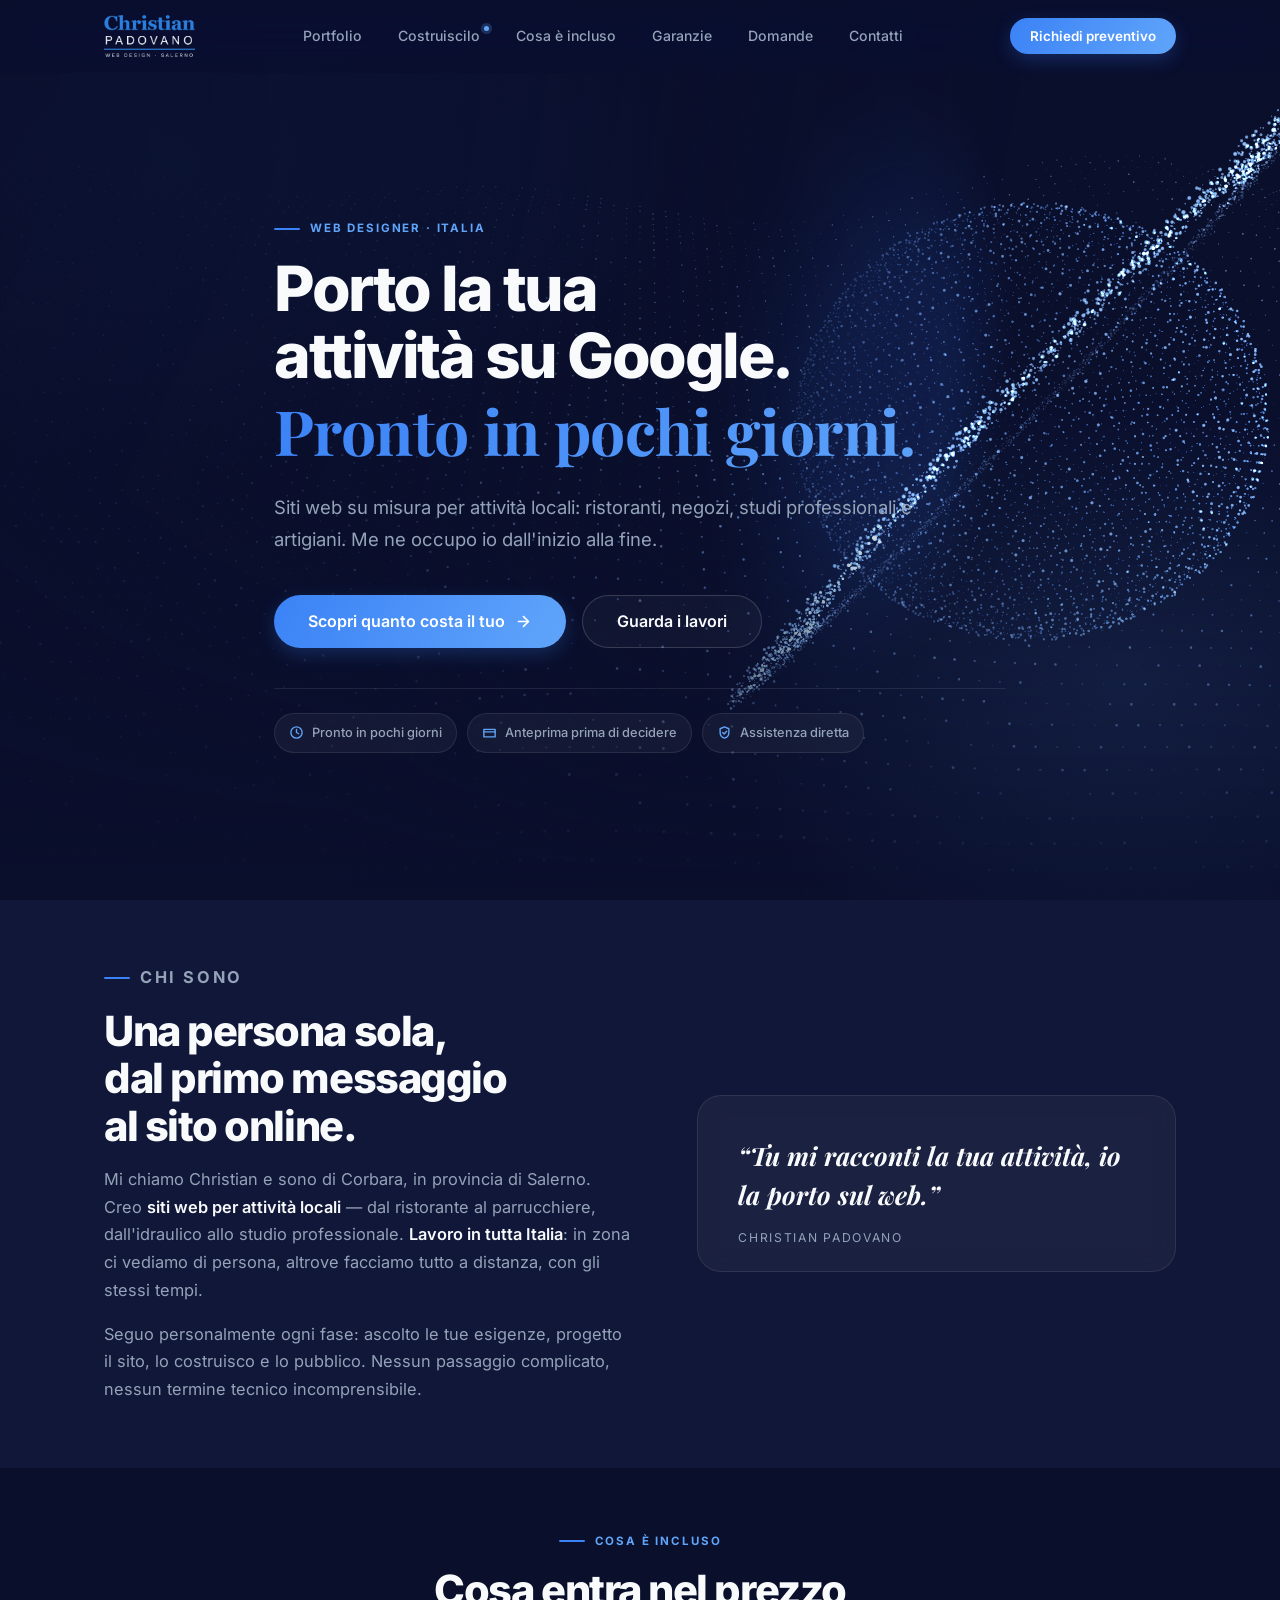
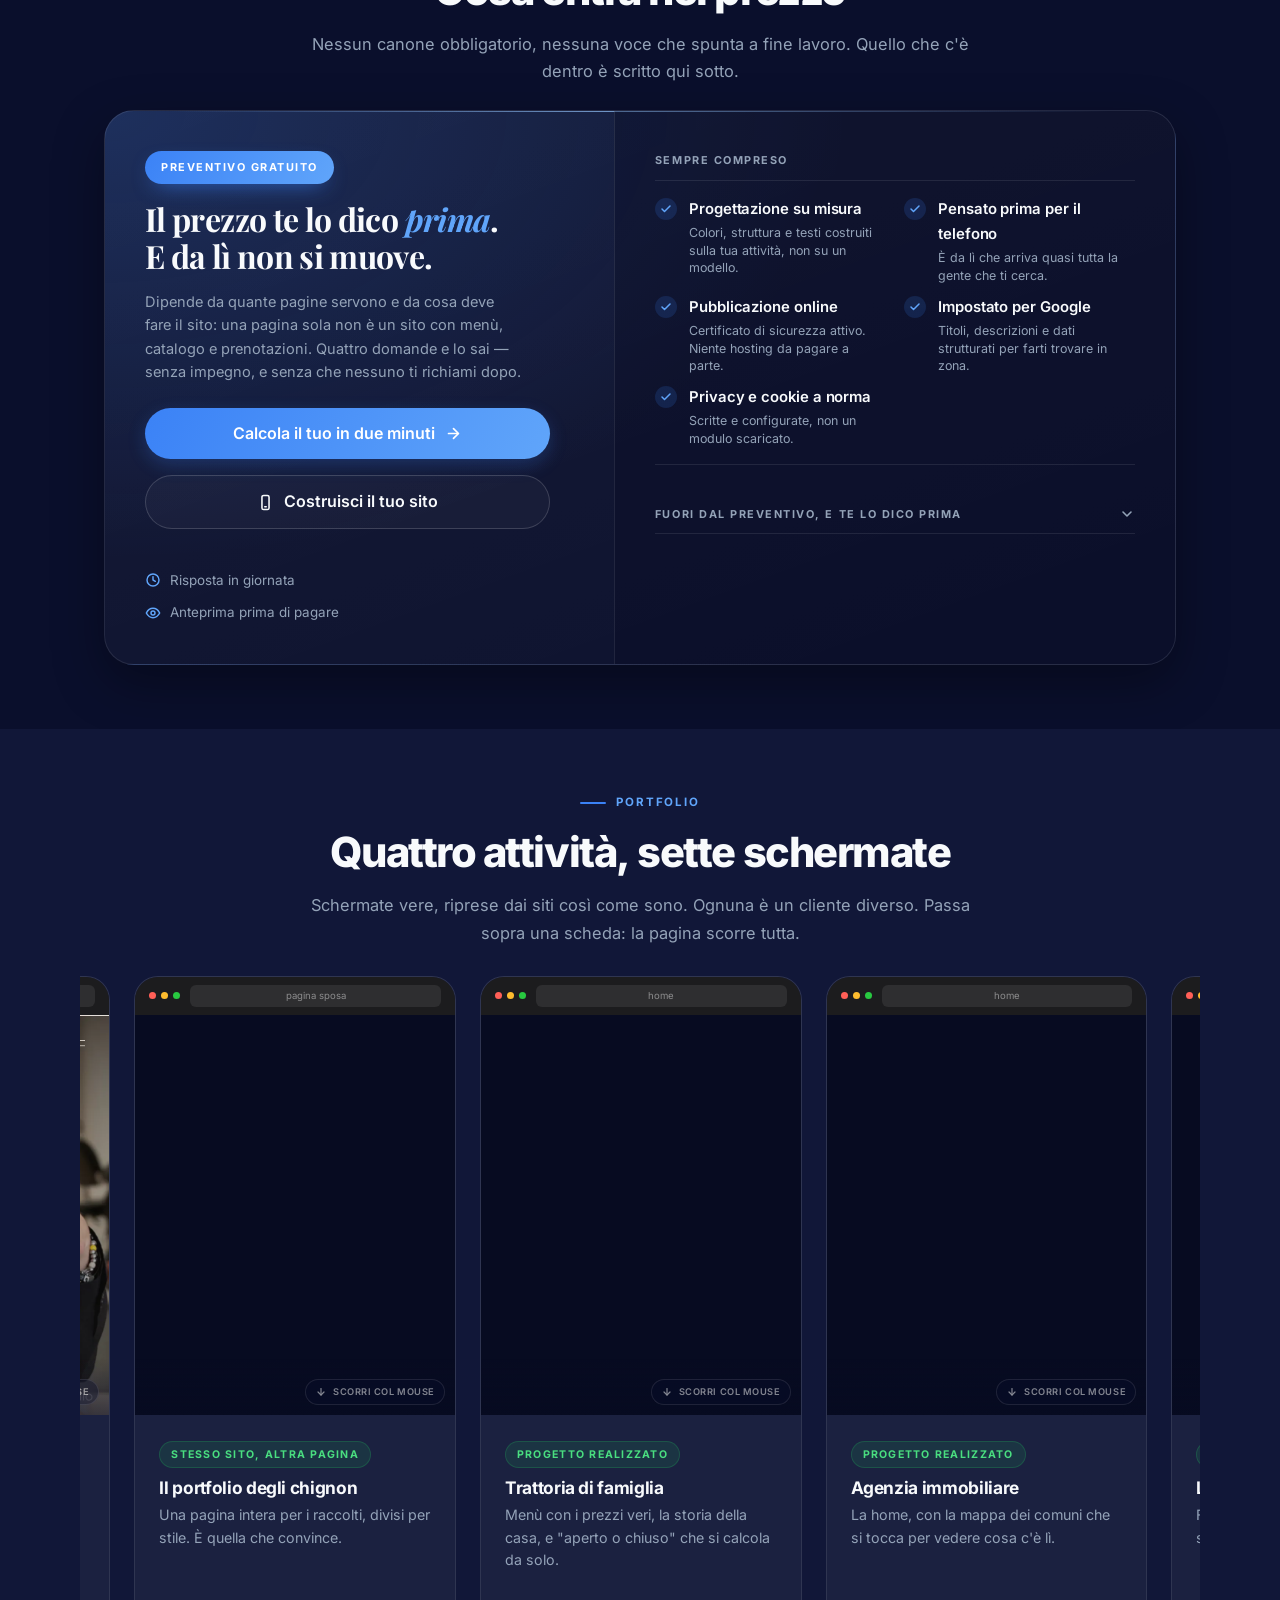
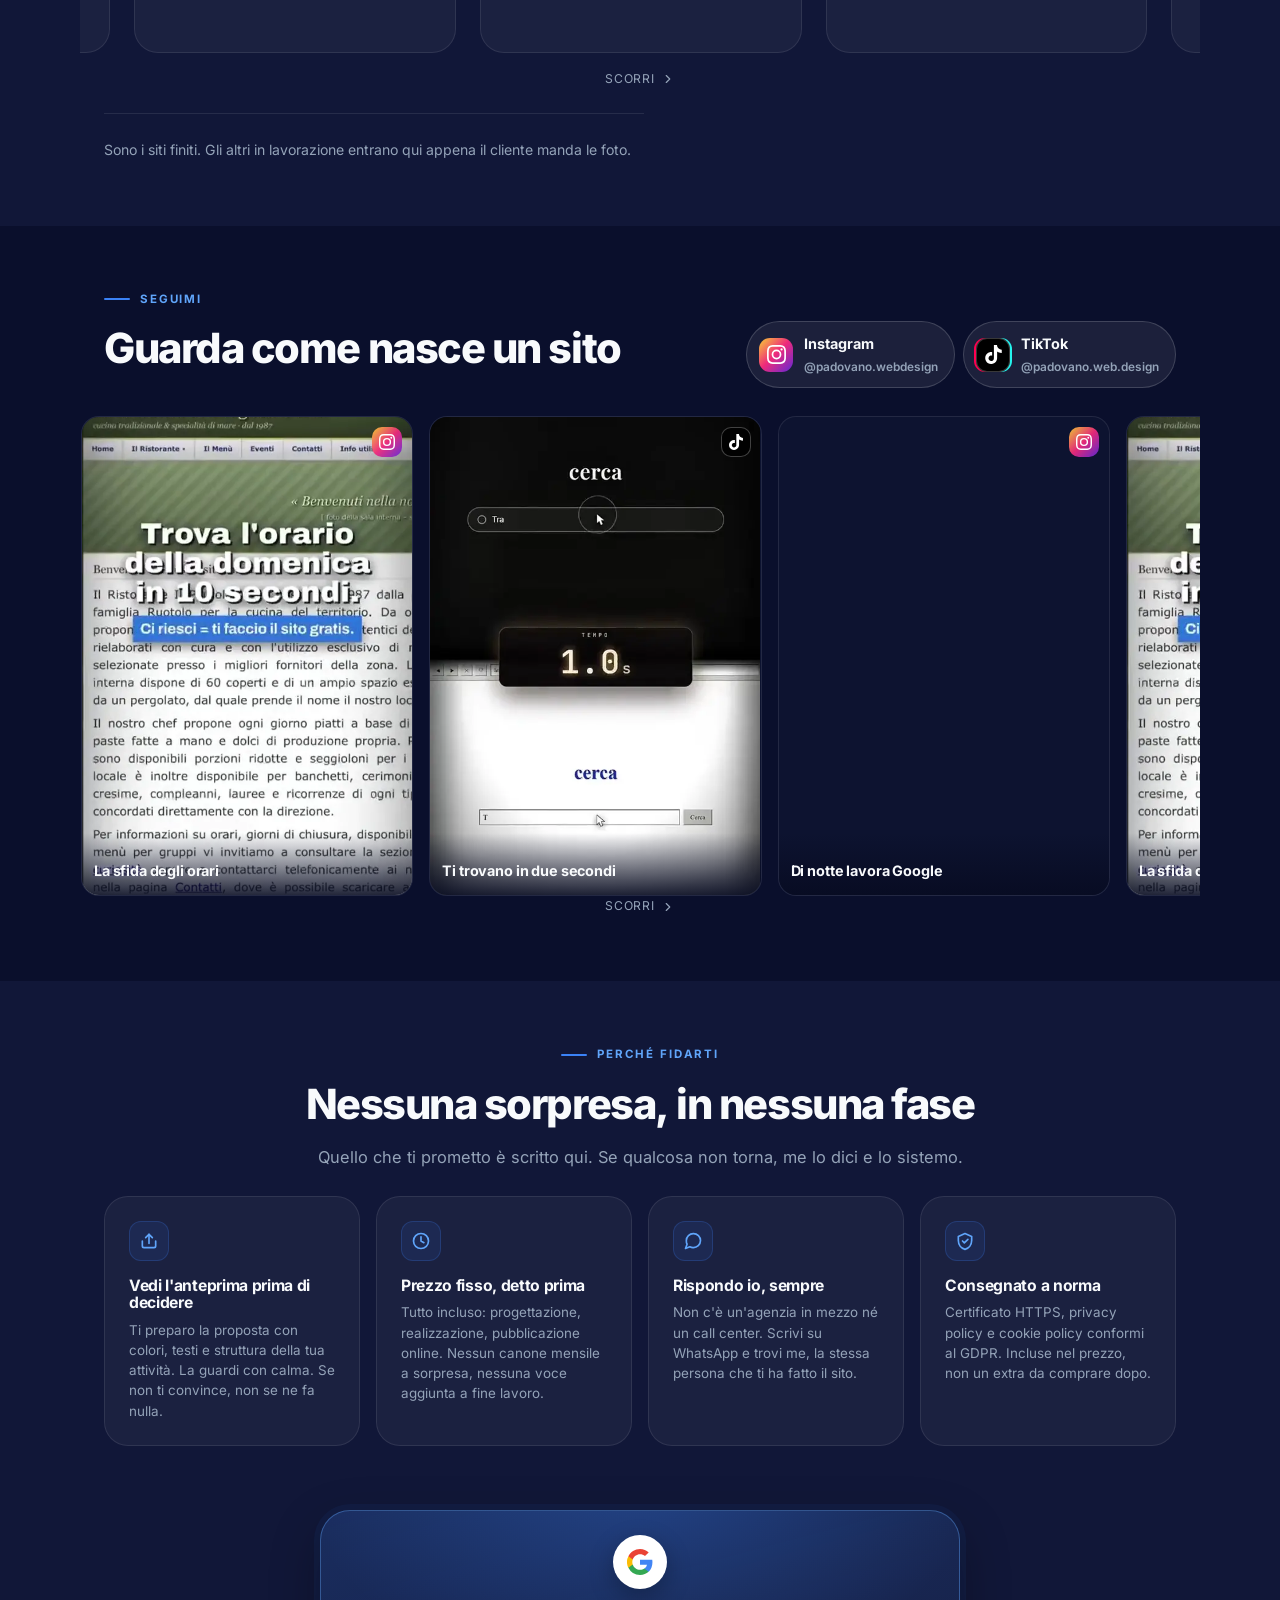
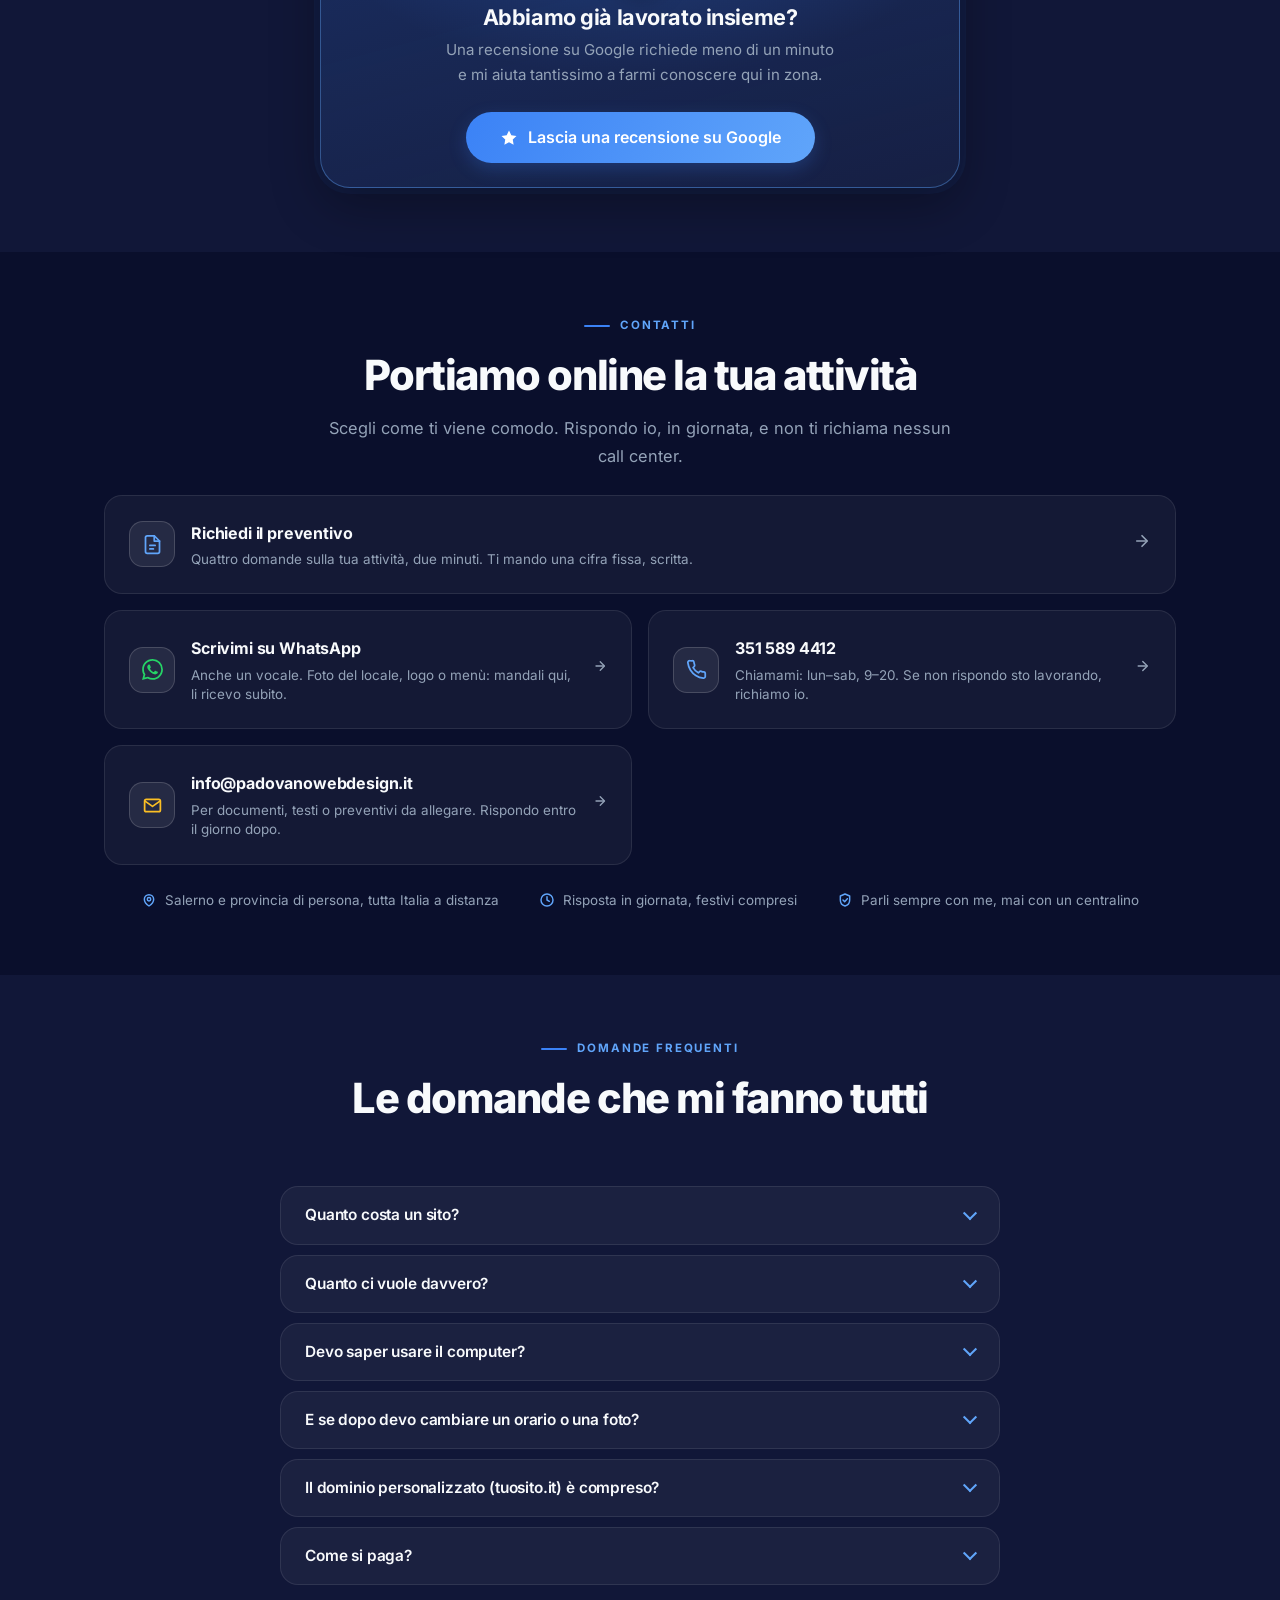
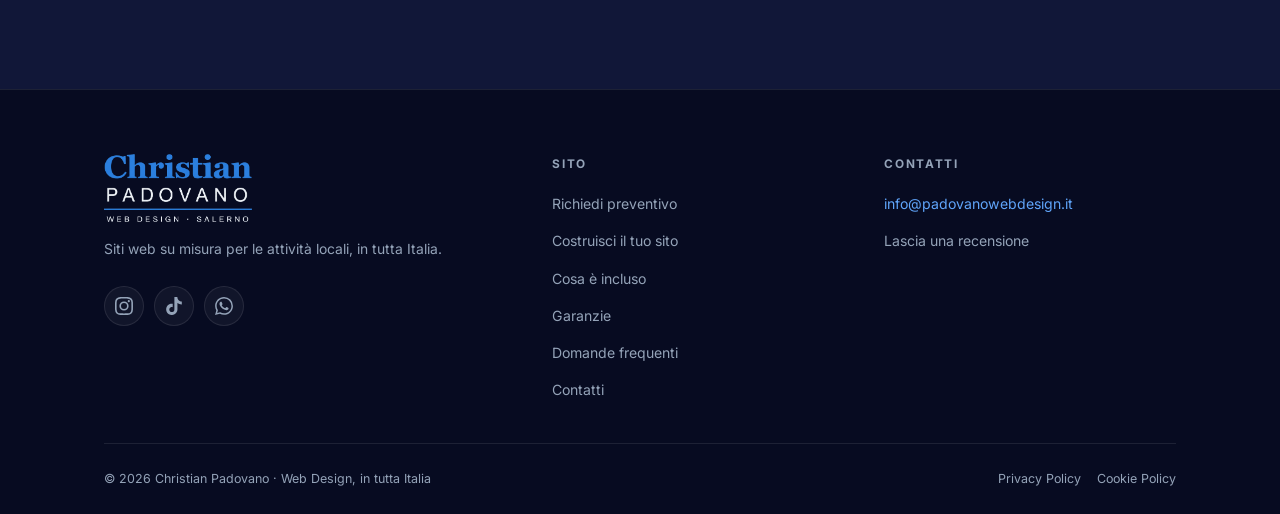
<file: index.html>
<!DOCTYPE html>
<html lang="it">
<head>
  <meta charset="UTF-8">
  <meta name="viewport" content="width=device-width, initial-scale=1.0">
  <title>Christian Padovano — Siti Web a Salerno e in tutta Italia | Web Designer</title>
  <meta name="description" content="Realizzo siti web professionali per attività locali: di persona a Salerno e provincia, da remoto in tutta Italia. Sito su misura, pronto in pochi giorni. Vedi l&#39;anteprima prima di decidere: preventivo gratuito.">
  <meta name="keywords" content="siti web Salerno, web designer Salerno, siti web tutta Italia, realizzazione siti web online, siti web per attività locali, web design Salerno e provincia">
  <meta name="author" content="Christian Padovano">
  <meta name="robots" content="index, follow">
  <meta name="theme-color" content="#0A0F2C">
  <link rel="canonical" href="https://padovanowebdesign.it">

  <!-- Open Graph -->
  <meta property="og:title" content="Christian Padovano — Web Designer, siti su misura in tutta Italia">
  <meta property="og:description" content="Siti web professionali per attività locali, da Salerno a tutta Italia. Pronto in pochi giorni, anteprima prima di decidere.">
  <meta property="og:type" content="website">
  <meta property="og:locale" content="it_IT">
  <meta property="og:url" content="https://padovanowebdesign.it">
  <meta property="og:site_name" content="Christian Padovano Web Design">

  <!-- Twitter -->
  <meta name="twitter:card" content="summary_large_image">
  <meta name="twitter:title" content="Christian Padovano — Web Designer, siti su misura in tutta Italia">
  <meta name="twitter:description" content="Siti web professionali per attività locali, da Salerno a tutta Italia. Pronto in pochi giorni, anteprima prima di decidere.">

  <!-- Favicon -->
  <meta property="og:image" content="https://padovanowebdesign.it/assets/og-image.jpg">
  <meta property="og:image:width" content="1200">
  <meta property="og:image:height" content="630">
  <meta name="twitter:image" content="https://padovanowebdesign.it/assets/og-image.jpg">

  <link rel="icon" type="image/svg+xml" href="favicon.svg?v=3">
  <link rel="icon" type="image/png" sizes="32x32" href="assets/favicon-32.png?v=3">
  <link rel="icon" type="image/png" sizes="16x16" href="assets/favicon-16.png?v=3">
  <link rel="alternate icon" href="favicon.ico?v=3" sizes="16x16 32x32 48x48">
  <link rel="apple-touch-icon" sizes="180x180" href="apple-touch-icon.png?v=3">
  <link rel="manifest" href="site.webmanifest?v=3">

  <!-- Font: Inter (tutto) + Playfair Display (solo accenti) -->  <link rel="stylesheet" href="assets/fonts/font.css?v=1">

  <!-- AOS Scroll Animations -->
  <link rel="stylesheet" href="assets/lib/aos.css">

  <!-- ?v=  → alza il numero a ogni modifica di CSS/JS, così i browser
       non servono la versione vecchia dalla cache dopo un aggiornamento -->
  <link rel="stylesheet" href="style.css?v=46">

  <!-- Schema.org LocalBusiness -->
  <script type="application/ld+json">
  {
    "@context": "https://schema.org",
    "@type": "LocalBusiness",
    "name": "Christian Padovano Web Design",
    "description": "Realizzazione siti web professionali per attività locali: di persona a Salerno e provincia, da remoto in tutta Italia",
    "url": "https://padovanowebdesign.it",
    "telephone": "+393515894412",
    "email": "info@padovanowebdesign.it",
    "address": {
      "@type": "PostalAddress",
      "addressLocality": "Salerno",
      "addressRegion": "Campania",
      "addressCountry": "IT"
    },
    "areaServed": [
      { "@type": "Country", "name": "Italia" },
      { "@type": "Place", "name": "Salerno e provincia" }
    ],
    "sameAs": [
      "https://instagram.com/padovano.webdesign",
      "https://tiktok.com/@padovano.web.design"
    ],
    "priceRange": "€€"
  }
  </script>
</head>
<body>

  <!-- ============ NAVBAR ============ -->
  <header class="navbar" id="navbar">
    <div class="container navbar__inner">
      <a href="index.html" class="navbar__logo" aria-label="Christian Padovano — Web Design Salerno">
        <img class="marchio" src="assets/logo.png" alt="Christian Padovano — Web Design, Salerno" width="1002" height="460" decoding="async">
      </a>

      <!-- Il menu: la pastiglia scorre sotto la voce dove sei, e su telefono
           si apre a tutto schermo invece di srotolare un elenco stretto. -->
      <nav class="navbar__nav" id="navMenu" aria-label="Navigazione principale">
        <span class="navbar__pastiglia" id="navPastiglia" aria-hidden="true"></span>
        <a href="#portfolio" class="navbar__link"><span>Portfolio</span></a>
        <a href="costruisci.html" class="navbar__link navbar__link--fuori"><span>Costruiscilo</span></a>
        <a href="#incluso" class="navbar__link"><span>Cosa è incluso</span></a>
        <a href="#fiducia" class="navbar__link"><span>Garanzie</span></a>
        <a href="#domande" class="navbar__link"><span>Domande</span></a>
        <a href="#contatti" class="navbar__link"><span>Contatti</span></a>

        <!-- solo da telefono: da computer il pulsante sta gia' accanto al menu -->
        <a href="preventivo.html" class="btn btn--primary btn--lg navbar__ctaMobile">Richiedi preventivo</a>
      </nav>

      <!-- Niente pulsante WhatsApp qui: c'è già quello flottante sempre visibile in basso a destra -->
      <a href="preventivo.html" class="btn btn--primary navbar__cta">Richiedi preventivo</a>

      <button class="navbar__hamburger" id="hamburger" aria-label="Apri menu" aria-expanded="false" aria-controls="navMenu">
        <span></span><span></span><span></span>
      </button>
    </div>
  </header>

  <!-- ============ HERO ============ -->
  <section class="hero" id="hero">
    <canvas id="heroCanvas" class="hero__canvas" aria-hidden="true"></canvas>
    <div class="hero__velo" aria-hidden="true"></div>

    <div class="container hero__content">
      <p class="eyebrow" data-aos="fade-up">Web Designer · Italia</p>

      <h1 class="hero__title" data-aos="fade-up" data-aos-delay="50">
        Porto la tua attività su Google.
        <span class="serif grad-text">Pronto in pochi giorni.</span>
      </h1>

      <p class="hero__subtitle" data-aos="fade-up" data-aos-delay="120">
        Siti web su misura per attività locali: ristoranti, negozi, studi professionali e artigiani.
        Me ne occupo io dall'inizio alla fine.
      </p>

      <div class="hero__ctas" data-aos="fade-up" data-aos-delay="190">
        <a href="preventivo.html" class="btn btn--primary btn--lg">
          Scopri quanto costa il tuo
          <svg width="17" height="17" viewBox="0 0 24 24" fill="none" stroke="currentColor" stroke-width="2.4" stroke-linecap="round" stroke-linejoin="round" aria-hidden="true"><path d="M5 12h13"/><path d="m12 5 7 7-7 7"/></svg>
        </a>
        <a href="#portfolio" class="btn btn--outline btn--lg">Guarda i lavori</a>
      </div>

      <ul class="trust" data-aos="fade-up" data-aos-delay="260">
        <li class="trust__item">
          <svg viewBox="0 0 24 24" fill="none" stroke="currentColor" stroke-width="2.2" stroke-linecap="round" stroke-linejoin="round" aria-hidden="true"><circle cx="12" cy="12" r="9"/><polyline points="12 7 12 12 15.5 14"/></svg>
          Pronto in pochi giorni
        </li>
        <li class="trust__item">
          <svg viewBox="0 0 24 24" fill="none" stroke="currentColor" stroke-width="2.2" stroke-linecap="round" stroke-linejoin="round" aria-hidden="true"><path d="M3 7h18v12H3z"/><path d="M3 11h18"/></svg>
          Anteprima prima di decidere
        </li>
        <li class="trust__item">
          <svg viewBox="0 0 24 24" fill="none" stroke="currentColor" stroke-width="2.2" stroke-linecap="round" stroke-linejoin="round" aria-hidden="true"><path d="M12 3l7 3v6c0 4.5-3 8-7 9-4-1-7-4.5-7-9V6l7-3z"/><polyline points="9 12 11.5 14.5 15.5 10"/></svg>
          Assistenza diretta
        </li>
      </ul>
    </div>
  </section>

  <!-- ============ CHI SONO ============ -->
  <section class="section section--alt" id="chi-sono">
    <div class="container">
      <div class="chi-sono__grid">
        <div class="chi-sono__text" data-aos="fade-up">
          <p class="eyebrow">Chi sono</p>
          <h2 class="section__title">Una persona sola, dal primo messaggio al sito online.</h2>
          <p>Mi chiamo Christian e sono di Corbara, in provincia di Salerno. Creo <strong>siti web per attività locali</strong> — dal ristorante al parrucchiere, dall'idraulico allo studio professionale. <strong>Lavoro in tutta Italia</strong>: in zona ci vediamo di persona, altrove facciamo tutto a distanza, con gli stessi tempi.</p>
          <p>Seguo personalmente ogni fase: ascolto le tue esigenze, progetto il sito, lo costruisco e lo pubblico. Nessun passaggio complicato, nessun termine tecnico incomprensibile.</p>
        </div>

        <blockquote class="chi-sono__quote" data-aos="fade-up" data-aos-delay="100">
          “Tu mi racconti la tua attività, io la porto sul web.”
          <cite>Christian Padovano</cite>
        </blockquote>
      </div>
    </div>
  </section>
  <!-- ============ COSA È INCLUSO ============
       Ex sezione prezzo. La cifra non si scrive più da nessuna parte: il numero
       si dice a voce in trattativa, qui si dice solo cosa c'è dentro. -->
  <section class="section" id="incluso">
    <div class="container">
      <div class="section__head" data-aos="fade-up">
        <p class="eyebrow">Cosa è incluso</p>
        <h2 class="section__title">Cosa entra nel prezzo</h2>
        <p class="section__subtitle">Nessun canone obbligatorio, nessuna voce che spunta a fine lavoro. Quello che c'è dentro è scritto qui sotto.</p>
      </div>

      <div class="offerta" data-aos="fade-up" data-aos-delay="60">

        <!-- Colonna sinistra: la promessa e il pulsante -->
        <div class="offerta__claim">
          <span class="offerta__nastro">Preventivo gratuito</span>
          <p class="offerta__titolo">Il prezzo te lo dico <em>prima</em>.<br>E da lì non si muove.</p>
          <p class="offerta__testo">
            Dipende da quante pagine servono e da cosa deve fare il sito: una pagina sola non è
            un sito con menù, catalogo e prenotazioni. Quattro domande e lo sai — senza impegno,
            e senza che nessuno ti richiami dopo.
          </p>

          <div class="offerta__porte">
            <a href="preventivo.html" class="btn btn--primary btn--lg offerta__cta">
              Calcola il tuo in due minuti
              <svg width="17" height="17" viewBox="0 0 24 24" fill="none" stroke="currentColor" stroke-width="2.4" stroke-linecap="round" stroke-linejoin="round" aria-hidden="true"><path d="M5 12h13"/><path d="m12 5 7 7-7 7"/></svg>
            </a>

            <a href="costruisci.html" class="btn btn--outline btn--lg offerta__cta">
              <svg width="17" height="17" viewBox="0 0 24 24" fill="none" stroke="currentColor" stroke-width="2.2" stroke-linecap="round" stroke-linejoin="round" aria-hidden="true"><rect x="7" y="2" width="10" height="20" rx="2.4"/><path d="M11 18h2"/></svg>
              Costruisci il tuo sito
            </a>
          </div>

          <ul class="offerta__garanzie">
            <li>
              <svg viewBox="0 0 24 24" fill="none" stroke="currentColor" stroke-width="2.2" stroke-linecap="round" stroke-linejoin="round" aria-hidden="true"><circle cx="12" cy="12" r="9"/><polyline points="12 7 12 12 15.5 14"/></svg>
              Risposta in giornata
            </li>
            <li>
              <svg viewBox="0 0 24 24" fill="none" stroke="currentColor" stroke-width="2.2" stroke-linecap="round" stroke-linejoin="round" aria-hidden="true"><path d="M2 12s3.6-7 10-7 10 7 10 7-3.6 7-10 7-10-7-10-7Z"/><circle cx="12" cy="12" r="3"/></svg>
              Anteprima prima di pagare
            </li>
          </ul>
        </div>

        <!-- Colonna destra: l'elenco, con il fuori-preventivo dichiarato -->
        <div class="offerta__lista">
          <p class="offerta__label">Sempre compreso</p>
          <ul class="incluso__voci">
            <li>
              <span class="incluso__segno" aria-hidden="true">
                <svg viewBox="0 0 24 24" fill="none" stroke="currentColor" stroke-width="3" stroke-linecap="round" stroke-linejoin="round"><polyline points="20 6 9 17 4 12"/></svg>
              </span>
              <span><b>Progettazione su misura</b><em>Colori, struttura e testi costruiti sulla tua attività, non su un modello.</em></span>
            </li>
            <li>
              <span class="incluso__segno" aria-hidden="true">
                <svg viewBox="0 0 24 24" fill="none" stroke="currentColor" stroke-width="3" stroke-linecap="round" stroke-linejoin="round"><polyline points="20 6 9 17 4 12"/></svg>
              </span>
              <span><b>Pensato prima per il telefono</b><em>È da lì che arriva quasi tutta la gente che ti cerca.</em></span>
            </li>
            <li>
              <span class="incluso__segno" aria-hidden="true">
                <svg viewBox="0 0 24 24" fill="none" stroke="currentColor" stroke-width="3" stroke-linecap="round" stroke-linejoin="round"><polyline points="20 6 9 17 4 12"/></svg>
              </span>
              <span><b>Pubblicazione online</b><em>Certificato di sicurezza attivo. Niente hosting da pagare a parte.</em></span>
            </li>
            <li>
              <span class="incluso__segno" aria-hidden="true">
                <svg viewBox="0 0 24 24" fill="none" stroke="currentColor" stroke-width="3" stroke-linecap="round" stroke-linejoin="round"><polyline points="20 6 9 17 4 12"/></svg>
              </span>
              <span><b>Impostato per Google</b><em>Titoli, descrizioni e dati strutturati per farti trovare in zona.</em></span>
            </li>
            <li>
              <span class="incluso__segno" aria-hidden="true">
                <svg viewBox="0 0 24 24" fill="none" stroke="currentColor" stroke-width="3" stroke-linecap="round" stroke-linejoin="round"><polyline points="20 6 9 17 4 12"/></svg>
              </span>
              <span><b>Privacy e cookie a norma</b><em>Scritte e configurate, non un modulo scaricato.</em></span>
            </li>
          </ul>

          <details class="offerta__fuori">
            <summary class="offerta__label offerta__label--fuori">
              Fuori dal preventivo, e te lo dico prima
              <svg viewBox="0 0 24 24" fill="none" stroke="currentColor" stroke-width="2.4" stroke-linecap="round" stroke-linejoin="round" aria-hidden="true"><path d="m6 9 6 6 6-6"/></svg>
            </summary>
          <ul class="incluso__voci incluso__voci--fuori">
            <li>
              <span class="incluso__segno incluso__segno--meno" aria-hidden="true">
                <svg viewBox="0 0 24 24" fill="none" stroke="currentColor" stroke-width="3" stroke-linecap="round"><path d="M6 12h12"/></svg>
              </span>
              <span><b>Il dominio personalizzato</b><em>Costo annuale che va a chi lo registra. Resta intestato a te, sempre.</em></span>
            </li>
            <li>
              <span class="incluso__segno incluso__segno--meno" aria-hidden="true">
                <svg viewBox="0 0 24 24" fill="none" stroke="currentColor" stroke-width="3" stroke-linecap="round"><path d="M6 12h12"/></svg>
              </span>
              <span><b>Il servizio fotografico</b><em>Se le foto non ci sono si vede: ti dico come farle o chi chiamare.</em></span>
            </li>
            <li>
              <span class="incluso__segno incluso__segno--meno" aria-hidden="true">
                <svg viewBox="0 0 24 24" fill="none" stroke="currentColor" stroke-width="3" stroke-linecap="round"><path d="M6 12h12"/></svg>
              </span>
              <span><b>Il mantenimento</b><em>Facoltativo. Se non lo vuoi, il sito resta comunque tuo e online.</em></span>
            </li>
          </ul>
          </details>
        </div>

      </div>
    </div>
  </section>

  <!-- ============ PORTFOLIO ============
       Schermate vere dei siti consegnati, in formato telefono perché è così
       che la gente li apre. Col mouse sopra la pagina scorre tutta.
       I marchi sono coperti e i nomi sostituiti: nessuno di questi siti è
       ancora pubblicato sul dominio del cliente. -->
  <section class="section section--alt" id="portfolio">
    <div class="container">
      <div class="section__head" data-aos="fade-up">
        <p class="eyebrow">Portfolio</p>
        <h2 class="section__title">Quattro attività, sette schermate</h2>
        <p class="section__subtitle">Schermate vere, riprese dai siti così come sono. Ognuna è un cliente diverso.<span class="lavoro__scorri-nota"> Passa sopra una scheda: la pagina scorre tutta.</span></p>
      </div>

      <div class="portfolio__grid" data-carousel="always">

        <article class="card--portfolio" data-aos="fade-up">
          <div class="browser-chrome">
            <div class="browser-chrome__dots"><span></span><span></span><span></span></div>
            <div class="browser-chrome__url">ilbellodelledonnepisanziofranco.it</div>
          </div>
          <div class="shot">
            <img class="shot__strip" src="assets/lavori/franco.webp?v=4" alt="Home del sito di Il Bello delle Donne, salone di Franco Pisanzio a Nocera Inferiore" loading="lazy" decoding="async">
            <span class="shot__pc" aria-hidden="true"><svg viewBox="0 0 24 24" fill="none" stroke="currentColor" stroke-width="2.4" stroke-linecap="round" stroke-linejoin="round"><path d="M12 5v13"/><path d="m6 12 6 6 6-6"/></svg>Scorri col mouse</span>
          </div>
          <div class="portfolio__info">
            <span class="portfolio__badge portfolio__badge--green">Online da settembre 2026</span>
            <h3>Il Bello delle Donne · Nocera Inferiore</h3>
            <p>Il salone di Franco Pisanzio: hero a tutto vetro, i lavori del salone uno per uno, e la prenotazione in quattro passi.</p>
            <a class="portfolio__visita" href="https://ilbellodelledonnepisanziofranco.it" target="_blank" rel="noopener">Visita il sito <span aria-hidden="true">→</span></a>
          </div>
        </article>


        <article class="card--portfolio" data-aos="fade-up">
          <div class="browser-chrome">
            <div class="browser-chrome__dots"><span></span><span></span><span></span></div>
            <div class="browser-chrome__url">home</div>
          </div>
          <div class="shot">
            <img class="shot__strip" src="assets/lavori/sposa.webp?v=11" alt="Home del sito di un parrucchiere specializzato in acconciature sposa" loading="lazy" decoding="async">
            <span class="shot__pc" aria-hidden="true"><svg viewBox="0 0 24 24" fill="none" stroke="currentColor" stroke-width="2.4" stroke-linecap="round" stroke-linejoin="round"><path d="M12 5v13"/><path d="m6 12 6 6 6-6"/></svg>Scorri col mouse</span>
          </div>
          <div class="portfolio__info">
            <span class="portfolio__badge portfolio__badge--green">Progetto realizzato</span>
            <h3>Parrucchiere · Acconciature sposa</h3>
            <p>La home: chi è, cosa fa, e la prova sposa prenotabile in due tocchi.</p>
          </div>
        </article>

        <article class="card--portfolio" data-aos="fade-up" data-aos-delay="60">
          <div class="browser-chrome">
            <div class="browser-chrome__dots"><span></span><span></span><span></span></div>
            <div class="browser-chrome__url">pagina sposa</div>
          </div>
          <div class="shot">
            <img class="shot__strip" src="assets/lavori/sposa-pagina.webp?v=11" alt="Pagina dedicata alle acconciature sposa, con il portfolio degli chignon" loading="lazy" decoding="async">
            <span class="shot__pc" aria-hidden="true"><svg viewBox="0 0 24 24" fill="none" stroke="currentColor" stroke-width="2.4" stroke-linecap="round" stroke-linejoin="round"><path d="M12 5v13"/><path d="m6 12 6 6 6-6"/></svg>Scorri col mouse</span>
          </div>
          <div class="portfolio__info">
            <span class="portfolio__badge portfolio__badge--green">Stesso sito, altra pagina</span>
            <h3>Il portfolio degli chignon</h3>
            <p>Una pagina intera per i raccolti, divisi per stile. È quella che convince.</p>
          </div>
        </article>

        <article class="card--portfolio" data-aos="fade-up" data-aos-delay="120">
          <div class="browser-chrome">
            <div class="browser-chrome__dots"><span></span><span></span><span></span></div>
            <div class="browser-chrome__url">home</div>
          </div>
          <div class="shot">
            <img class="shot__strip" src="assets/lavori/trattoria.webp?v=11" alt="Home del sito di una trattoria di famiglia" loading="lazy" decoding="async">
            <span class="shot__pc" aria-hidden="true"><svg viewBox="0 0 24 24" fill="none" stroke="currentColor" stroke-width="2.4" stroke-linecap="round" stroke-linejoin="round"><path d="M12 5v13"/><path d="m6 12 6 6 6-6"/></svg>Scorri col mouse</span>
          </div>
          <div class="portfolio__info">
            <span class="portfolio__badge portfolio__badge--green">Progetto realizzato</span>
            <h3>Trattoria di famiglia</h3>
            <p>Menù con i prezzi veri, la storia della casa, e "aperto o chiuso" che si calcola da solo.</p>
          </div>
        </article>

        <article class="card--portfolio" data-aos="fade-up" data-aos-delay="180">
          <div class="browser-chrome">
            <div class="browser-chrome__dots"><span></span><span></span><span></span></div>
            <div class="browser-chrome__url">home</div>
          </div>
          <div class="shot">
            <img class="shot__strip" src="assets/lavori/immobiliare.webp?v=11" alt="Home del sito di un'agenzia immobiliare" loading="lazy" decoding="async">
            <span class="shot__pc" aria-hidden="true"><svg viewBox="0 0 24 24" fill="none" stroke="currentColor" stroke-width="2.4" stroke-linecap="round" stroke-linejoin="round"><path d="M12 5v13"/><path d="m6 12 6 6 6-6"/></svg>Scorri col mouse</span>
          </div>
          <div class="portfolio__info">
            <span class="portfolio__badge portfolio__badge--green">Progetto realizzato</span>
            <h3>Agenzia immobiliare</h3>
            <p>La home, con la mappa dei comuni che si tocca per vedere cosa c'è lì.</p>
          </div>
        </article>

        <article class="card--portfolio" data-aos="fade-up" data-aos-delay="240">
          <div class="browser-chrome">
            <div class="browser-chrome__dots"><span></span><span></span><span></span></div>
            <div class="browser-chrome__url">immobili in vendita</div>
          </div>
          <div class="shot">
            <img class="shot__strip" src="assets/lavori/immobili.webp?v=11" alt="Pagina con l'elenco degli immobili in vendita e i filtri" loading="lazy" decoding="async">
            <span class="shot__pc" aria-hidden="true"><svg viewBox="0 0 24 24" fill="none" stroke="currentColor" stroke-width="2.4" stroke-linecap="round" stroke-linejoin="round"><path d="M12 5v13"/><path d="m6 12 6 6 6-6"/></svg>Scorri col mouse</span>
          </div>
          <div class="portfolio__info">
            <span class="portfolio__badge portfolio__badge--green">Stesso sito, altra pagina</span>
            <h3>L'elenco degli immobili</h3>
            <p>Filtri per comune, prezzo e locali, e la scheda singola per ogni casa.</p>
          </div>
        </article>

        <article class="card--portfolio" data-aos="fade-up" data-aos-delay="300">
          <div class="browser-chrome">
            <div class="browser-chrome__dots"><span></span><span></span><span></span></div>
            <div class="browser-chrome__url">listino prodotti</div>
          </div>
          <div class="shot">
            <img class="shot__strip" src="assets/lavori/prodotti.webp?v=11" alt="Pagina con il listino dei prodotti per capelli" loading="lazy" decoding="async">
            <span class="shot__pc" aria-hidden="true"><svg viewBox="0 0 24 24" fill="none" stroke="currentColor" stroke-width="2.4" stroke-linecap="round" stroke-linejoin="round"><path d="M12 5v13"/><path d="m6 12 6 6 6-6"/></svg>Scorri col mouse</span>
          </div>
          <div class="portfolio__info">
            <span class="portfolio__badge portfolio__badge--green">Stesso sito, altra pagina</span>
            <h3>Il listino dei prodotti</h3>
            <p>Quello che vende in salone, ordinabile senza passare da un negozio online.</p>
          </div>
        </article>

      </div>

      <p class="portfolio__coda">
        Sono i siti finiti. Gli altri in lavorazione entrano qui appena il cliente manda le foto.
      </p>

    </div>
  </section>

  <!-- ============ SOCIAL ============
       I video partono da soli, muti, appena entrano nello schermo: nessuno
       deve premere play. Toccare un video porta al profilo (Instagram o
       TikTok), non apre un lettore dentro al sito.
       I file stanno in assets/video/: se un video manca resta la copertina.
       Christian passa i contenuti veri, qui ci sono i posti dove vanno. -->
  <section class="section" id="social">
    <div class="container">
      <div class="social__testa" data-aos="fade-up">
        <div>
          <p class="eyebrow">Seguimi</p>
          <h2 class="section__title">Guarda come nasce un sito</h2>
        </div>

        <div class="social__profili">
          <a href="https://instagram.com/padovano.webdesign" target="_blank" rel="noopener"
             class="social-pill social-pill--ig" aria-label="Instagram @padovano.webdesign (si apre in una nuova scheda)">
            <span class="social-pill__icona" aria-hidden="true">
              <svg viewBox="0 0 24 24" fill="currentColor"><path d="M12 2.163c3.204 0 3.584.012 4.85.07 3.252.148 4.771 1.691 4.919 4.919.058 1.265.069 1.645.069 4.849 0 3.205-.012 3.584-.069 4.849-.149 3.225-1.664 4.771-4.919 4.919-1.266.058-1.644.07-4.85.07-3.204 0-3.584-.012-4.849-.07-3.26-.149-4.771-1.699-4.919-4.92-.058-1.265-.07-1.644-.07-4.849 0-3.204.013-3.583.07-4.849.149-3.227 1.664-4.771 4.919-4.919 1.266-.057 1.645-.069 4.849-.069zM12 0C8.741 0 8.333.014 7.053.072 2.695.272.273 2.69.073 7.052.014 8.333 0 8.741 0 12c0 3.259.014 3.668.072 4.948.2 4.358 2.618 6.78 6.98 6.98C8.333 23.986 8.741 24 12 24c3.259 0 3.668-.014 4.948-.072 4.354-.2 6.782-2.618 6.979-6.98.059-1.28.073-1.689.073-4.948 0-3.259-.014-3.667-.072-4.947-.196-4.354-2.617-6.78-6.979-6.98C15.668.014 15.259 0 12 0zm0 5.838a6.162 6.162 0 100 12.324 6.162 6.162 0 000-12.324zM12 16a4 4 0 110-8 4 4 0 010 8zm6.406-11.845a1.44 1.44 0 100 2.881 1.44 1.44 0 000-2.881z"/></svg>
            </span>
            <span class="social-pill__testo">
              <b>Instagram</b>
              <i>@padovano.webdesign</i>
            </span>
          </a>

          <a href="https://tiktok.com/@padovano.web.design" target="_blank" rel="noopener"
             class="social-pill social-pill--tt" aria-label="TikTok @padovano.web.design (si apre in una nuova scheda)">
            <span class="social-pill__icona" aria-hidden="true">
              <svg viewBox="0 0 24 24" fill="currentColor"><path d="M12.525.02c1.31-.02 2.61-.01 3.91-.02.08 1.53.63 3.09 1.75 4.17 1.12 1.11 2.7 1.62 4.24 1.79v4.03c-1.44-.05-2.89-.35-4.2-.97-.57-.26-1.1-.59-1.62-.93-.01 2.92.01 5.84-.02 8.75-.08 1.4-.54 2.79-1.35 3.94-1.31 1.92-3.58 3.17-5.91 3.21-1.43.08-2.86-.31-4.08-1.03-2.02-1.19-3.44-3.37-3.65-5.71-.02-.5-.03-1-.01-1.49.18-1.9 1.12-3.72 2.58-4.96 1.66-1.44 3.98-2.13 6.15-1.72.02 1.48-.04 2.96-.04 4.44-.99-.32-2.15-.23-3.02.37-.63.41-1.11 1.04-1.36 1.75-.21.51-.15 1.07-.14 1.61.24 1.64 1.82 3.02 3.5 2.87 1.12-.01 2.19-.66 2.77-1.61.19-.33.4-.67.41-1.06.1-1.79.06-3.57.07-5.36.01-4.03-.01-8.05.02-12.07z"/></svg>
            </span>
            <span class="social-pill__testo">
              <b>TikTok</b>
              <i>@padovano.web.design</i>
            </span>
          </a>
        </div>
      </div>

      <div class="social__nastro" data-aos="fade-up" data-aos-delay="60" data-carousel="always">

        <a class="reel" href="https://instagram.com/padovano.webdesign" target="_blank" rel="noopener"
           aria-label="La sfida degli orari — guarda il video su Instagram (si apre in una nuova scheda)">
          <span class="reel__schermo">
            <video class="reel__video" autoplay muted loop playsinline preload="none"
                   poster="assets/video/sfida-orari.webp">
              <source src="assets/video/sfida-orari.mp4" type="video/mp4">
            </video>
            <span class="reel__marchio reel__marchio--ig" aria-hidden="true">
              <svg viewBox="0 0 24 24" fill="currentColor"><path d="M12 2.163c3.204 0 3.584.012 4.85.07 3.252.148 4.771 1.691 4.919 4.919.058 1.265.069 1.645.069 4.849 0 3.205-.012 3.584-.069 4.849-.149 3.225-1.664 4.771-4.919 4.919-1.266.058-1.644.07-4.85.07-3.204 0-3.584-.012-4.849-.07-3.26-.149-4.771-1.699-4.919-4.92-.058-1.265-.07-1.644-.07-4.849 0-3.204.013-3.583.07-4.849.149-3.227 1.664-4.771 4.919-4.919 1.266-.057 1.645-.069 4.849-.069zM12 0C8.741 0 8.333.014 7.053.072 2.695.272.273 2.69.073 7.052.014 8.333 0 8.741 0 12c0 3.259.014 3.668.072 4.948.2 4.358 2.618 6.78 6.98 6.98C8.333 23.986 8.741 24 12 24c3.259 0 3.668-.014 4.948-.072 4.354-.2 6.782-2.618 6.979-6.98.059-1.28.073-1.689.073-4.948 0-3.259-.014-3.667-.072-4.947-.196-4.354-2.617-6.78-6.979-6.98C15.668.014 15.259 0 12 0zm0 5.838a6.162 6.162 0 100 12.324 6.162 6.162 0 000-12.324zM12 16a4 4 0 110-8 4 4 0 010 8zm6.406-11.845a1.44 1.44 0 100 2.881 1.44 1.44 0 000-2.881z"/></svg>
            </span>
            <span class="reel__titolo">La sfida degli orari</span>
          </span>
        </a>

        <a class="reel" href="https://tiktok.com/@padovano.web.design" target="_blank" rel="noopener"
           aria-label="Ti trovano in due secondi — guarda il video su TikTok (si apre in una nuova scheda)">
          <span class="reel__schermo">
            <video class="reel__video" autoplay muted loop playsinline preload="none"
                   poster="assets/video/cerca-veloce.webp">
              <source src="assets/video/cerca-veloce.mp4" type="video/mp4">
            </video>
            <span class="reel__marchio reel__marchio--tt" aria-hidden="true">
              <svg viewBox="0 0 24 24" fill="currentColor"><path d="M12.525.02c1.31-.02 2.61-.01 3.91-.02.08 1.53.63 3.09 1.75 4.17 1.12 1.11 2.7 1.62 4.24 1.79v4.03c-1.44-.05-2.89-.35-4.2-.97-.57-.26-1.1-.59-1.62-.93-.01 2.92.01 5.84-.02 8.75-.08 1.4-.54 2.79-1.35 3.94-1.31 1.92-3.58 3.17-5.91 3.21-1.43.08-2.86-.31-4.08-1.03-2.02-1.19-3.44-3.37-3.65-5.71-.02-.5-.03-1-.01-1.49.18-1.9 1.12-3.72 2.58-4.96 1.66-1.44 3.98-2.13 6.15-1.72.02 1.48-.04 2.96-.04 4.44-.99-.32-2.15-.23-3.02.37-.63.41-1.11 1.04-1.36 1.75-.21.51-.15 1.07-.14 1.61.24 1.64 1.82 3.02 3.5 2.87 1.12-.01 2.19-.66 2.77-1.61.19-.33.4-.67.41-1.06.1-1.79.06-3.57.07-5.36.01-4.03-.01-8.05.02-12.07z"/></svg>
            </span>
            <span class="reel__titolo">Ti trovano in due secondi</span>
          </span>
        </a>

        <a class="reel" href="https://instagram.com/padovano.webdesign" target="_blank" rel="noopener"
           aria-label="Il passaparola lavora di giorno, Google anche di notte — guarda il post su Instagram (si apre in una nuova scheda)">
          <span class="reel__schermo">
            <img class="reel__immagine" src="assets/social/il-punto-google.webp" alt="Post: il passaparola lavora di giorno, alle 23:40 lavora Google" loading="lazy" decoding="async">
            <span class="reel__marchio reel__marchio--ig" aria-hidden="true">
              <svg viewBox="0 0 24 24" fill="currentColor"><path d="M12 2.163c3.204 0 3.584.012 4.85.07 3.252.148 4.771 1.691 4.919 4.919.058 1.265.069 1.645.069 4.849 0 3.205-.012 3.584-.069 4.849-.149 3.225-1.664 4.771-4.919 4.919-1.266.058-1.644.07-4.85.07-3.204 0-3.584-.012-4.849-.07-3.26-.149-4.771-1.699-4.919-4.92-.058-1.265-.07-1.644-.07-4.849 0-3.204.013-3.583.07-4.849.149-3.227 1.664-4.771 4.919-4.919 1.266-.057 1.645-.069 4.849-.069zM12 0C8.741 0 8.333.014 7.053.072 2.695.272.273 2.69.073 7.052.014 8.333 0 8.741 0 12c0 3.259.014 3.668.072 4.948.2 4.358 2.618 6.78 6.98 6.98C8.333 23.986 8.741 24 12 24c3.259 0 3.668-.014 4.948-.072 4.354-.2 6.782-2.618 6.979-6.98.059-1.28.073-1.689.073-4.948 0-3.259-.014-3.667-.072-4.947-.196-4.354-2.617-6.78-6.979-6.98C15.668.014 15.259 0 12 0zm0 5.838a6.162 6.162 0 100 12.324 6.162 6.162 0 000-12.324zM12 16a4 4 0 110-8 4 4 0 010 8zm6.406-11.845a1.44 1.44 0 100 2.881 1.44 1.44 0 000-2.881z"/></svg>
            </span>
            <span class="reel__titolo">Di notte lavora Google</span>
          </span>
        </a>

      </div>
    </div>
  </section>

  <!-- ============ PERCHÉ FIDARTI ============ -->
  <!-- Questa sezione ha sostituito le recensioni finte + il punteggio "5,0 su Google"
       che non corrispondeva alla realtà. Contiene solo affermazioni verificabili.
       Quando avrai recensioni Google reali, vedi il blocco commentato in fondo
       alla sezione: la griglia testimonianze è già pronta. -->
  <section class="section section--alt" id="fiducia">
    <div class="container">
      <div class="section__head" data-aos="fade-up">
        <p class="eyebrow">Perché fidarti</p>
        <h2 class="section__title">Nessuna sorpresa, in nessuna fase</h2>
        <p class="section__subtitle">Quello che ti prometto è scritto qui. Se qualcosa non torna, me lo dici e lo sistemo.</p>
      </div>

      <div class="promesse" data-carousel>

        <article class="promessa" data-aos="fade-up">
          <span class="promessa__icon">
            <svg viewBox="0 0 24 24" fill="none" stroke="currentColor" stroke-width="2" stroke-linecap="round" stroke-linejoin="round" aria-hidden="true"><path d="M20 12v6a2 2 0 0 1-2 2H6a2 2 0 0 1-2-2v-6"/><path d="M12 15V4"/><path d="m8 8 4-4 4 4"/></svg>
          </span>
          <h3>Vedi l'anteprima prima di decidere</h3>
          <p>Ti preparo la proposta con colori, testi e struttura della tua attività. La guardi con calma. Se non ti convince, non se ne fa nulla.</p>
        </article>

        <article class="promessa" data-aos="fade-up" data-aos-delay="60">
          <span class="promessa__icon">
            <svg viewBox="0 0 24 24" fill="none" stroke="currentColor" stroke-width="2" stroke-linecap="round" stroke-linejoin="round" aria-hidden="true"><circle cx="12" cy="12" r="9"/><path d="M12 7v5l3.5 2"/></svg>
          </span>
          <h3>Prezzo fisso, detto prima</h3>
          <p>Tutto incluso: progettazione, realizzazione, pubblicazione online. Nessun canone mensile a sorpresa, nessuna voce aggiunta a fine lavoro.</p>
        </article>

        <article class="promessa" data-aos="fade-up" data-aos-delay="120">
          <span class="promessa__icon">
            <svg viewBox="0 0 24 24" fill="none" stroke="currentColor" stroke-width="2" stroke-linecap="round" stroke-linejoin="round" aria-hidden="true"><path d="M21 11.5a8.4 8.4 0 0 1-9 8.4 8.5 8.5 0 0 1-3.8-.9L3 21l1.9-5.1A8.4 8.4 0 0 1 4 11.5a8.4 8.4 0 0 1 8.5-8.4 8.4 8.4 0 0 1 8.5 8.4z"/></svg>
          </span>
          <h3>Rispondo io, sempre</h3>
          <p>Non c'è un'agenzia in mezzo né un call center. Scrivi su WhatsApp e trovi me, la stessa persona che ti ha fatto il sito.</p>
        </article>

        <article class="promessa" data-aos="fade-up" data-aos-delay="180">
          <span class="promessa__icon">
            <svg viewBox="0 0 24 24" fill="none" stroke="currentColor" stroke-width="2" stroke-linecap="round" stroke-linejoin="round" aria-hidden="true"><path d="M12 3l8 3.5v5c0 5-3.4 9.3-8 10.5-4.6-1.2-8-5.5-8-10.5v-5L12 3z"/><path d="m9 12 2.2 2.2L15.5 10"/></svg>
          </span>
          <h3>Consegnato a norma</h3>
          <p>Certificato HTTPS, privacy policy e cookie policy conformi al GDPR. Incluse nel prezzo, non un extra da comprare dopo.</p>
        </article>

      </div>

      <div class="recensioni__cta" data-aos="fade-up" data-aos-delay="120">
        <span class="recensioni__cta-icon" aria-hidden="true">
          <svg viewBox="0 0 24 24" aria-hidden="true">
            <path fill="#4285F4" d="M23.49 12.27c0-.79-.07-1.54-.19-2.27H12v4.51h6.47a5.54 5.54 0 0 1-2.4 3.58v3h3.86c2.26-2.09 3.56-5.17 3.56-8.82z"/>
            <path fill="#34A853" d="M12 24c3.24 0 5.95-1.08 7.93-2.91l-3.86-3c-1.08.72-2.45 1.16-4.07 1.16-3.13 0-5.78-2.11-6.73-4.96H1.29v3.09A11.99 11.99 0 0 0 12 24z"/>
            <path fill="#FBBC05" d="M5.27 14.29a7.2 7.2 0 0 1 0-4.58V6.62H1.29a12 12 0 0 0 0 10.76l3.98-3.09z"/>
            <path fill="#EA4335" d="M12 4.75c1.77 0 3.35.61 4.6 1.8l3.42-3.42C17.95 1.19 15.24 0 12 0 7.31 0 3.25 2.69 1.29 6.62l3.98 3.09C6.22 6.86 8.87 4.75 12 4.75z"/>
          </svg>
        </span>
        <h3>Abbiamo già lavorato insieme?</h3>
        <p>Una recensione su Google richiede meno di un minuto e mi aiuta tantissimo a farmi conoscere qui in zona.</p>
        <a href="https://g.page/r/CZlwf-M7drNFEAE/review" target="_blank" rel="noopener" class="btn btn--primary btn--lg">
          <svg width="18" height="18" viewBox="0 0 24 24" fill="currentColor" aria-hidden="true"><path d="M12 2l3.09 6.26L22 9.27l-5 4.87 1.18 6.88L12 17.77l-6.18 3.25L7 14.14 2 9.27l6.91-1.01L12 2z"/></svg>
          Lascia una recensione su Google
        </a>
      </div>

      <!-- ===================================================================
           QUANDO AVRAI RECENSIONI GOOGLE REALI:
           togli i commenti qui sotto e incolla dentro le recensioni vere
           (nome come compare su Google, tipo di attività, testo testuale).
           NON inventarle e NON gonfiare il punteggio: è pubblicità
           ingannevole (Codice del Consumo artt. 21-23) ed è verificabile
           in due clic dal tuo profilo Google.

      <div class="testimonials" style="margin-top:var(--sp-5)">
        <article class="testimonial">
          <div class="testimonial__stars" role="img" aria-label="5 stelle su 5">
            <svg viewBox="0 0 24 24" fill="currentColor"><path d="M12 2l3.09 6.26L22 9.27l-5 4.87 1.18 6.88L12 17.77l-6.18 3.25L7 14.14 2 9.27l6.91-1.01L12 2z"/></svg>
          </div>
          <p class="testimonial__quote">Testo della recensione reale.</p>
          <div class="testimonial__author">
            <svg class="testimonial__avatar" viewBox="0 0 64 64" role="img" aria-label="Avatar">
              <defs><linearGradient id="avR" x1="0" y1="0" x2="1" y2="1"><stop offset="0" stop-color="#3B82F6"/><stop offset="1" stop-color="#60A5FA"/></linearGradient></defs>
              <circle cx="32" cy="32" r="32" fill="url(#avR)"/>
              <text x="32" y="41" text-anchor="middle" font-family="Inter, sans-serif" font-size="26" font-weight="700" fill="#0A0F2C">XY</text>
            </svg>
            <div>
              <div class="testimonial__name">Nome reale</div>
              <div class="testimonial__role">Attività · Città</div>
            </div>
          </div>
        </article>
      </div>
      =================================================================== -->

    </div>
  </section>


  <!-- ============ CONTATTI ============
       Il modulo lungo sta su preventivo.html. Qui ci sono le quattro strade
       vere: preventivo, WhatsApp, telefono e mail, con scritto quando
       rispondo davvero. Prima erano due sole e la sezione sembrava vuota. -->
  <section class="section" id="contatti">
    <div class="container">
      <div class="section__head" data-aos="fade-up">
        <p class="eyebrow">Contatti</p>
        <h2 class="section__title">Portiamo online la tua attività</h2>
        <p class="section__subtitle">Scegli come ti viene comodo. Rispondo io, in giornata, e non ti richiama nessun call center.</p>
      </div>

      <div class="contatti2" data-aos="fade-up">

        <a href="preventivo.html" class="contatto contatto--grande">
          <span class="contatto__alone" aria-hidden="true"></span>
          <span class="contatto__icona" aria-hidden="true">
            <svg viewBox="0 0 24 24" fill="none" stroke="currentColor" stroke-width="2" stroke-linecap="round" stroke-linejoin="round"><path d="M14 2H6a2 2 0 0 0-2 2v16a2 2 0 0 0 2 2h12a2 2 0 0 0 2-2V8z"/><path d="M14 2v6h6"/><path d="M9 13h6M9 17h4"/></svg>
          </span>
          <span class="contatto__testo">
            <strong>Richiedi il preventivo</strong>
            <em>Quattro domande sulla tua attività, due minuti. Ti mando una cifra fissa, scritta.</em>
          </span>
          <span class="contatto__freccia" aria-hidden="true">
            <svg viewBox="0 0 24 24" fill="none" stroke="currentColor" stroke-width="2.2" stroke-linecap="round" stroke-linejoin="round"><path d="M5 12h13"/><path d="m12 5 7 7-7 7"/></svg>
          </span>
        </a>

        <a href="https://wa.me/393515894412" target="_blank" rel="noopener" class="contatto contatto--wa">
          <span class="contatto__alone" aria-hidden="true"></span>
          <span class="contatto__icona" aria-hidden="true">
            <svg viewBox="0 0 24 24" fill="currentColor"><path d="M17.472 14.382c-.297-.149-1.758-.867-2.03-.967-.273-.099-.471-.148-.67.15-.197.297-.767.966-.94 1.164-.173.199-.347.223-.644.075-.297-.15-1.255-.463-2.39-1.475-.883-.788-1.48-1.761-1.653-2.059-.173-.297-.018-.458.13-.606.134-.133.298-.347.446-.52.149-.174.198-.298.298-.497.099-.198.05-.371-.025-.52-.075-.149-.669-1.612-.916-2.207-.242-.579-.487-.5-.669-.51-.173-.008-.371-.01-.57-.01-.198 0-.52.074-.792.372-.272.297-1.04 1.016-1.04 2.479 0 1.462 1.065 2.875 1.213 3.074.149.198 2.096 3.2 5.077 4.487.709.306 1.262.489 1.694.625.712.227 1.36.195 1.871.118.571-.085 1.758-.719 2.006-1.413.248-.694.248-1.289.173-1.413-.074-.124-.272-.198-.57-.347m-5.421 7.403h-.004a9.87 9.87 0 01-5.031-1.378l-.361-.214-3.741.982.998-3.648-.235-.374a9.86 9.86 0 01-1.51-5.26c.001-5.45 4.436-9.884 9.888-9.884 2.64 0 5.122 1.03 6.988 2.898a9.825 9.825 0 012.893 6.994c-.003 5.45-4.437 9.884-9.885 9.884m8.413-18.297A11.815 11.815 0 0012.05 0C5.495 0 .16 5.335.157 11.892c0 2.096.547 4.142 1.588 5.945L.057 24l6.305-1.654a11.882 11.882 0 005.683 1.448h.005c6.554 0 11.89-5.335 11.893-11.893a11.821 11.821 0 00-3.48-8.413z"/></svg>
          </span>
          <span class="contatto__testo">
            <strong>Scrivimi su WhatsApp</strong>
            <em>Anche un vocale. Foto del locale, logo o menù: mandali qui, li ricevo subito.</em>
          </span>
          <span class="contatto__freccia" aria-hidden="true">
            <svg viewBox="0 0 24 24" fill="none" stroke="currentColor" stroke-width="2.2" stroke-linecap="round" stroke-linejoin="round"><path d="M5 12h13"/><path d="m12 5 7 7-7 7"/></svg>
          </span>
        </a>

        <a href="tel:+393515894412" class="contatto contatto--tel">
          <span class="contatto__alone" aria-hidden="true"></span>
          <span class="contatto__icona" aria-hidden="true">
            <svg viewBox="0 0 24 24" fill="none" stroke="currentColor" stroke-width="2" stroke-linecap="round" stroke-linejoin="round"><path d="M22 16.9v3a2 2 0 0 1-2.2 2 19.8 19.8 0 0 1-8.6-3.1 19.5 19.5 0 0 1-6-6A19.8 19.8 0 0 1 2.1 4.2 2 2 0 0 1 4.1 2h3a2 2 0 0 1 2 1.7c.1 1 .4 1.9.7 2.8a2 2 0 0 1-.5 2.1L8.1 9.8a16 16 0 0 0 6 6l1.2-1.2a2 2 0 0 1 2.1-.5c.9.3 1.8.6 2.8.7a2 2 0 0 1 1.8 2.1z"/></svg>
          </span>
          <span class="contatto__testo">
            <strong>351 589 4412</strong>
            <em>Chiamami: lun–sab, 9–20. Se non rispondo sto lavorando, richiamo io.</em>
          </span>
          <span class="contatto__freccia" aria-hidden="true">
            <svg viewBox="0 0 24 24" fill="none" stroke="currentColor" stroke-width="2.2" stroke-linecap="round" stroke-linejoin="round"><path d="M5 12h13"/><path d="m12 5 7 7-7 7"/></svg>
          </span>
        </a>

        <a href="mailto:info@padovanowebdesign.it" class="contatto contatto--mail">
          <span class="contatto__alone" aria-hidden="true"></span>
          <span class="contatto__icona" aria-hidden="true">
            <svg viewBox="0 0 24 24" fill="none" stroke="currentColor" stroke-width="2" stroke-linecap="round" stroke-linejoin="round"><rect x="3" y="5" width="18" height="14" rx="2"/><path d="m3.5 7 8.5 6 8.5-6"/></svg>
          </span>
          <span class="contatto__testo">
            <strong>info@padovanowebdesign.it</strong>
            <em>Per documenti, testi o preventivi da allegare. Rispondo entro il giorno dopo.</em>
          </span>
          <span class="contatto__freccia" aria-hidden="true">
            <svg viewBox="0 0 24 24" fill="none" stroke="currentColor" stroke-width="2.2" stroke-linecap="round" stroke-linejoin="round"><path d="M5 12h13"/><path d="m12 5 7 7-7 7"/></svg>
          </span>
        </a>

      </div>

      <ul class="contatti2__note" data-aos="fade-up" data-aos-delay="80">
        <li>
          <svg viewBox="0 0 24 24" fill="none" stroke="currentColor" stroke-width="2.2" stroke-linecap="round" stroke-linejoin="round" aria-hidden="true"><path d="M12 21s-7-4.4-7-10a7 7 0 1 1 14 0c0 5.6-7 10-7 10Z"/><circle cx="12" cy="11" r="2.6"/></svg>
          Salerno e provincia di persona, tutta Italia a distanza
        </li>
        <li>
          <svg viewBox="0 0 24 24" fill="none" stroke="currentColor" stroke-width="2.2" stroke-linecap="round" stroke-linejoin="round" aria-hidden="true"><circle cx="12" cy="12" r="9"/><polyline points="12 7 12 12 15.5 14"/></svg>
          Risposta in giornata, festivi compresi
        </li>
        <li>
          <svg viewBox="0 0 24 24" fill="none" stroke="currentColor" stroke-width="2.2" stroke-linecap="round" stroke-linejoin="round" aria-hidden="true"><path d="M12 3l7 3v6c0 4.5-3 8-7 9-4-1-7-4.5-7-9V6l7-3z"/><polyline points="9 12 11.5 14.5 15.5 10"/></svg>
          Parli sempre con me, mai con un centralino
        </li>
      </ul>
    </div>
  </section>

  <!-- ============ DOMANDE FREQUENTI ============ -->
  <!-- Ultima sezione prima del footer: chi ha già deciso non ci passa,
       chi ha ancora dubbi la trova dove la cerca. -->
  <section class="section section--alt" id="domande">
    <div class="container">
      <div class="section__head" data-aos="fade-up">
        <p class="eyebrow">Domande frequenti</p>
        <h2 class="section__title">Le domande che mi fanno tutti</h2>
      </div>

      <!-- FAQ: risponde alle obiezioni vere, senza inventare nulla -->
      <div class="faq" data-aos="fade-up" data-aos-delay="80">

        <details class="faq__item">
          <summary>Quanto costa un sito?</summary>
          <p>Dipende da quante pagine servono e da cosa deve fare il sito: una pagina sola non è un sito con menù, catalogo e prenotazioni. Il preventivo è gratuito, la cifra è fissa e la concordiamo prima di iniziare — nessun canone obbligatorio, nessuna voce aggiunta a fine lavoro. <a href="preventivo.html">Rispondi a quattro domande</a> e ti mando il prezzo.</p>
        </details>

        <details class="faq__item">
          <summary>Quanto ci vuole davvero?</summary>
          <p>Dipende da quanto materiale hai già pronto (foto, testi, menù). Con il materiale in mano, di solito pochi giorni. Il tempo che serve te lo dico prima di iniziare, non a lavoro avviato.</p>
        </details>

        <details class="faq__item">
          <summary>Devo saper usare il computer?</summary>
          <p>No. Mi mandi le informazioni come ti viene comodo, anche a voce su WhatsApp. Al resto penso io: il sito te lo consegno già online e funzionante.</p>
        </details>

        <details class="faq__item">
          <summary>E se dopo devo cambiare un orario o una foto?</summary>
          <p>Mi scrivi e la cambio. Le modifiche piccole rientrano nell'assistenza. Se un giorno vuoi aggiungere sezioni nuove o rifare il sito da capo, ne riparliamo e ti dico il costo prima.</p>
        </details>

        <details class="faq__item">
          <summary>Il dominio personalizzato (tuosito.it) è compreso?</summary>
          <p>No, il dominio si paga a parte perché è un costo annuale che va a chi lo registra, non a me. Ne parliamo a sito pronto: ti dico quanto costa e decidi tu se ti serve.</p>
        </details>

        <details class="faq__item">
          <summary>Come si paga?</summary>
          <p>Ci mettiamo d'accordo prima di iniziare. Nessun pagamento ti viene chiesto prima che tu abbia visto l'anteprima del tuo sito.</p>
        </details>
      </div>

    </div>
  </section>

  <!-- ============ FOOTER ============ -->
  <footer class="footer">
    <div class="container">
      <div class="footer__top">

        <div class="footer__brand">
          <div class="footer__logo">
            <img class="marchio" src="assets/logo.png" alt="Christian Padovano — Web Design, Salerno" width="1002" height="460" decoding="async">
          </div>
          <p class="footer__tagline">Siti web su misura per le attività locali, in tutta Italia.</p>
          <ul class="social__icons">
            <li>
              <a href="https://instagram.com/padovano.webdesign" target="_blank" rel="noopener" class="social__icon social__icon--ig" aria-label="Instagram (si apre in una nuova scheda)">
                <svg viewBox="0 0 24 24" fill="currentColor" aria-hidden="true"><path d="M12 2.163c3.204 0 3.584.012 4.85.07 3.252.148 4.771 1.691 4.919 4.919.058 1.265.069 1.645.069 4.849 0 3.205-.012 3.584-.069 4.849-.149 3.225-1.664 4.771-4.919 4.919-1.266.058-1.644.07-4.85.07-3.204 0-3.584-.012-4.849-.07-3.26-.149-4.771-1.699-4.919-4.92-.058-1.265-.07-1.644-.07-4.849 0-3.204.013-3.583.07-4.849.149-3.227 1.664-4.771 4.919-4.919 1.266-.057 1.645-.069 4.849-.069zM12 0C8.741 0 8.333.014 7.053.072 2.695.272.273 2.69.073 7.052.014 8.333 0 8.741 0 12c0 3.259.014 3.668.072 4.948.2 4.358 2.618 6.78 6.98 6.98C8.333 23.986 8.741 24 12 24c3.259 0 3.668-.014 4.948-.072 4.354-.2 6.782-2.618 6.979-6.98.059-1.28.073-1.689.073-4.948 0-3.259-.014-3.667-.072-4.947-.196-4.354-2.617-6.78-6.979-6.98C15.668.014 15.259 0 12 0zm0 5.838a6.162 6.162 0 100 12.324 6.162 6.162 0 000-12.324zM12 16a4 4 0 110-8 4 4 0 010 8zm6.406-11.845a1.44 1.44 0 100 2.881 1.44 1.44 0 000-2.881z"/></svg>
              </a>
            </li>
            <li>
              <a href="https://tiktok.com/@padovano.web.design" target="_blank" rel="noopener" class="social__icon social__icon--tt" aria-label="TikTok (si apre in una nuova scheda)">
                <svg viewBox="0 0 24 24" fill="currentColor" aria-hidden="true"><path d="M12.525.02c1.31-.02 2.61-.01 3.91-.02.08 1.53.63 3.09 1.75 4.17 1.12 1.11 2.7 1.62 4.24 1.79v4.03c-1.44-.05-2.89-.35-4.2-.97-.57-.26-1.1-.59-1.62-.93-.01 2.92.01 5.84-.02 8.75-.08 1.4-.54 2.79-1.35 3.94-1.31 1.92-3.58 3.17-5.91 3.21-1.43.08-2.86-.31-4.08-1.03-2.02-1.19-3.44-3.37-3.65-5.71-.02-.5-.03-1-.01-1.49.18-1.9 1.12-3.72 2.58-4.96 1.66-1.44 3.98-2.13 6.15-1.72.02 1.48-.04 2.96-.04 4.44-.99-.32-2.15-.23-3.02.37-.63.41-1.11 1.04-1.36 1.75-.21.51-.15 1.07-.14 1.61.24 1.64 1.82 3.02 3.5 2.87 1.12-.01 2.19-.66 2.77-1.61.19-.33.4-.67.41-1.06.1-1.79.06-3.57.07-5.36.01-4.03-.01-8.05.02-12.07z"/></svg>
              </a>
            </li>
            <li>
              <a href="https://wa.me/393515894412" target="_blank" rel="noopener" class="social__icon social__icon--wa" aria-label="WhatsApp (si apre in una nuova scheda)">
                <svg viewBox="0 0 24 24" fill="currentColor" aria-hidden="true"><path d="M17.472 14.382c-.297-.149-1.758-.867-2.03-.967-.273-.099-.471-.148-.67.15-.197.297-.767.966-.94 1.164-.173.199-.347.223-.644.075-.297-.15-1.255-.463-2.39-1.475-.883-.788-1.48-1.761-1.653-2.059-.173-.297-.018-.458.13-.606.134-.133.298-.347.446-.52.149-.174.198-.298.298-.497.099-.198.05-.371-.025-.52-.075-.149-.669-1.612-.916-2.207-.242-.579-.487-.5-.669-.51-.173-.008-.371-.01-.57-.01-.198 0-.52.074-.792.372-.272.297-1.04 1.016-1.04 2.479 0 1.462 1.065 2.875 1.213 3.074.149.198 2.096 3.2 5.077 4.487.709.306 1.262.489 1.694.625.712.227 1.36.195 1.871.118.571-.085 1.758-.719 2.006-1.413.248-.694.248-1.289.173-1.413-.074-.124-.272-.198-.57-.347m-5.421 7.403h-.004a9.87 9.87 0 01-5.031-1.378l-.361-.214-3.741.982.998-3.648-.235-.374a9.86 9.86 0 01-1.51-5.26c.001-5.45 4.436-9.884 9.888-9.884 2.64 0 5.122 1.03 6.988 2.898a9.825 9.825 0 012.893 6.994c-.003 5.45-4.437 9.884-9.885 9.884m8.413-18.297A11.815 11.815 0 0012.05 0C5.495 0 .16 5.335.157 11.892c0 2.096.547 4.142 1.588 5.945L.057 24l6.305-1.654a11.882 11.882 0 005.683 1.448h.005c6.554 0 11.89-5.335 11.893-11.893a11.821 11.821 0 00-3.48-8.413z"/></svg>
              </a>
            </li>
          </ul>
        </div>

        <div>
          <p class="footer__col-title">Sito</p>
          <ul class="footer__list">
            <li><a href="preventivo.html" class="footer__link">Richiedi preventivo</a></li>
            <li><a href="costruisci.html" class="footer__link">Costruisci il tuo sito</a></li>
            <li><a href="#incluso" class="footer__link">Cosa è incluso</a></li>
            <li><a href="#fiducia" class="footer__link">Garanzie</a></li>
            <li><a href="#domande" class="footer__link">Domande frequenti</a></li>
            <li><a href="#contatti" class="footer__link">Contatti</a></li>
          </ul>
        </div>

        <div class="footer__col--contatti">
          <p class="footer__col-title">Contatti</p>
          <ul class="footer__list">
            <li><a href="mailto:info@padovanowebdesign.it" class="footer__link footer__link--mail">info@padovanowebdesign.it</a></li>
            <li><a href="recensioni.html" class="footer__link">Lascia una recensione</a></li>
          </ul>
        </div>

      </div>

      <div class="footer__bottom">
        <!-- P.IVA: quando Christian l'apre, va scritta qui e diventa obbligatoria
             su ogni pagina. Finche' non c'e', la riga non si mette a meta':
             una "P.IVA —" vuota sembra un sito rotto. -->
        <p class="footer__copy">&copy; 2026 Christian Padovano · Web Design, in tutta Italia</p>
        <nav class="footer__legal" aria-label="Note legali">
          <a href="privacy.html">Privacy Policy</a>
          <a href="privacy.html#cookie">Cookie Policy</a>
        </nav>
      </div>
    </div>
  </footer>

  <!-- ============ FAB WHATSAPP ============ -->
  <a href="https://wa.me/393515894412" target="_blank" rel="noopener" class="fab" id="waFab" aria-label="Scrivimi su WhatsApp">
    <svg viewBox="0 0 24 24" fill="currentColor" aria-hidden="true"><path d="M17.472 14.382c-.297-.149-1.758-.867-2.03-.967-.273-.099-.471-.148-.67.15-.197.297-.767.966-.94 1.164-.173.199-.347.223-.644.075-.297-.15-1.255-.463-2.39-1.475-.883-.788-1.48-1.761-1.653-2.059-.173-.297-.018-.458.13-.606.134-.133.298-.347.446-.52.149-.174.198-.298.298-.497.099-.198.05-.371-.025-.52-.075-.149-.669-1.612-.916-2.207-.242-.579-.487-.5-.669-.51-.173-.008-.371-.01-.57-.01-.198 0-.52.074-.792.372-.272.297-1.04 1.016-1.04 2.479 0 1.462 1.065 2.875 1.213 3.074.149.198 2.096 3.2 5.077 4.487.709.306 1.262.489 1.694.625.712.227 1.36.195 1.871.118.571-.085 1.758-.719 2.006-1.413.248-.694.248-1.289.173-1.413-.074-.124-.272-.198-.57-.347m-5.421 7.403h-.004a9.87 9.87 0 01-5.031-1.378l-.361-.214-3.741.982.998-3.648-.235-.374a9.86 9.86 0 01-1.51-5.26c.001-5.45 4.436-9.884 9.888-9.884 2.64 0 5.122 1.03 6.988 2.898a9.825 9.825 0 012.893 6.994c-.003 5.45-4.437 9.884-9.885 9.884m8.413-18.297A11.815 11.815 0 0012.05 0C5.495 0 .16 5.335.157 11.892c0 2.096.547 4.142 1.588 5.945L.057 24l6.305-1.654a11.882 11.882 0 005.683 1.448h.005c6.554 0 11.89-5.335 11.893-11.893a11.821 11.821 0 00-3.48-8.413z"/></svg>
  </a>

  <!-- ============ SCRIPTS ============ -->
  <script src="assets/lib/three.min.js"></script>
  <script src="assets/lib/aos.js"></script>
  <script src="script.js?v=34"></script>
</body>
</html>
</file>
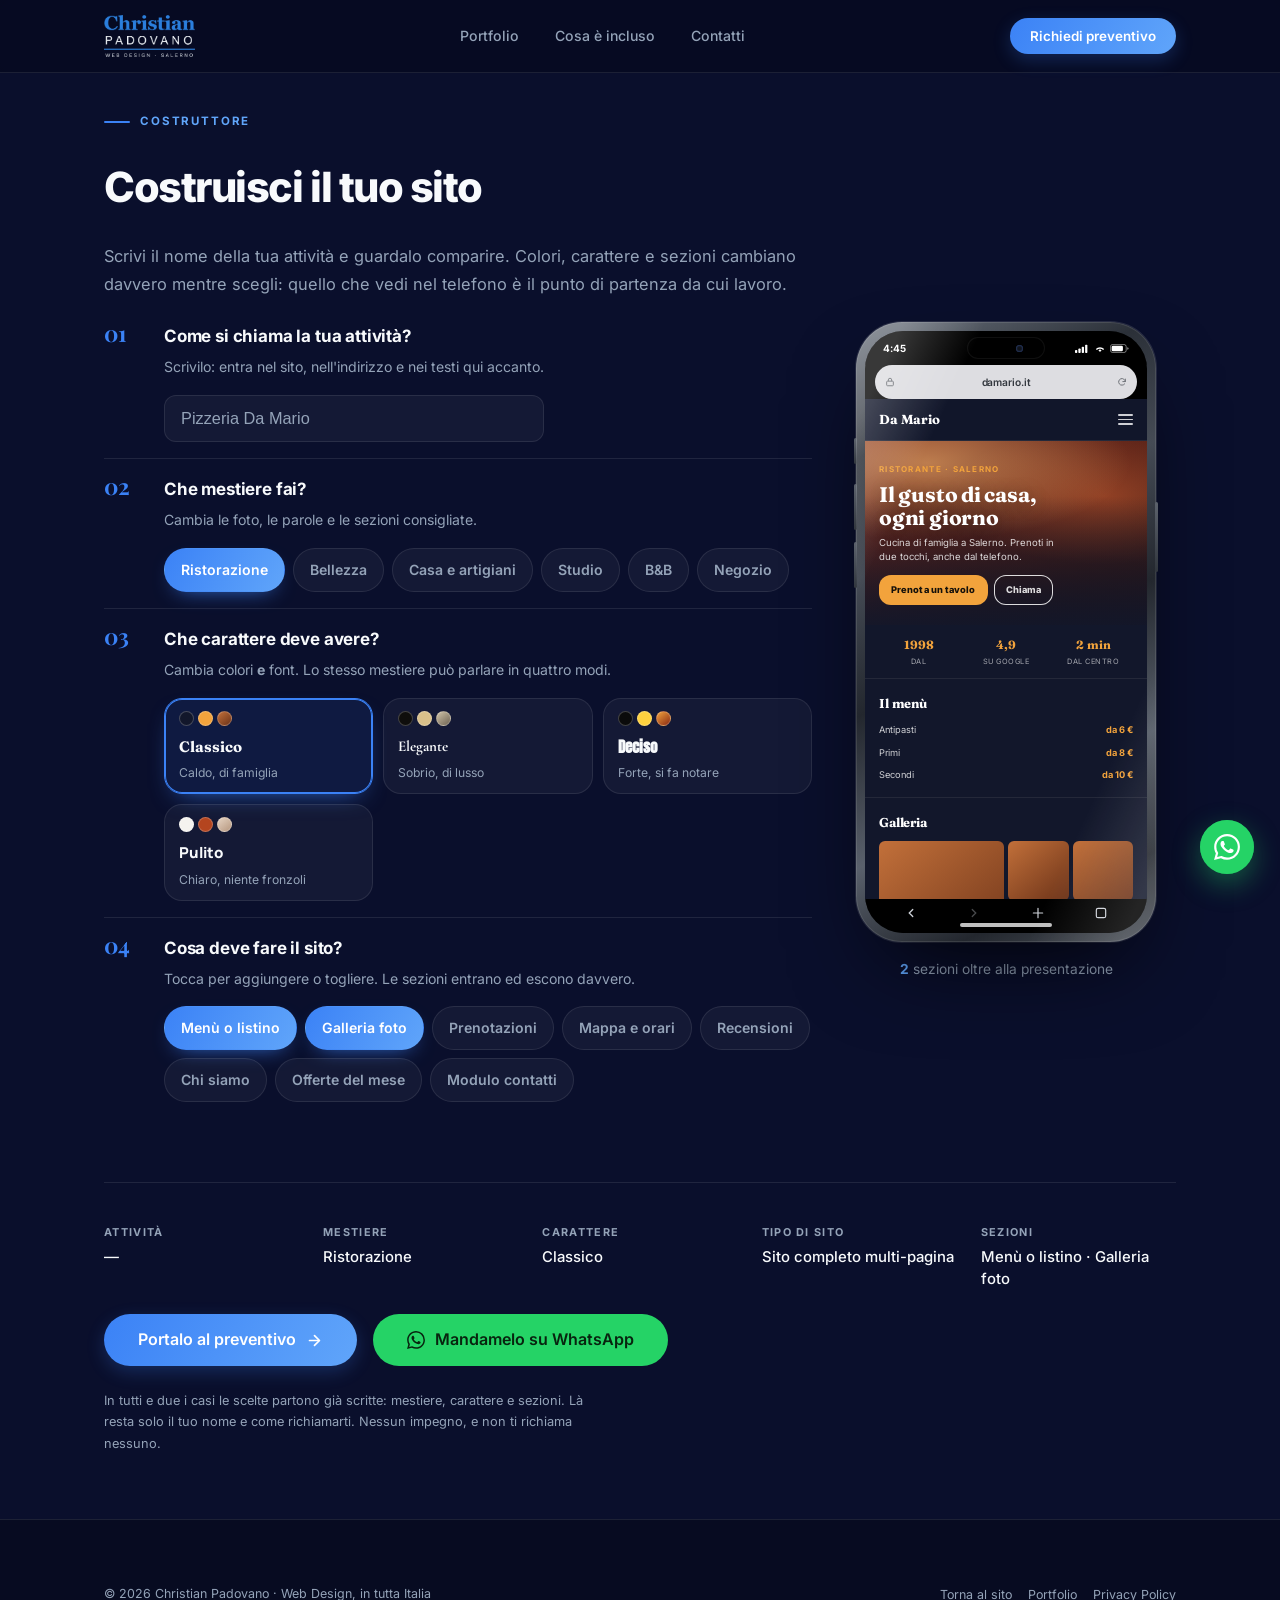
<file: costruisci.html>
<!DOCTYPE html>
<html lang="it">
<head>
  <meta charset="UTF-8">
  <meta name="viewport" content="width=device-width, initial-scale=1.0">
  <title>Costruisci il tuo sito — Christian Padovano | Siti Web in tutta Italia</title>
  <meta name="description" content="Scegli mestiere, nome, carattere e funzioni: il tuo sito si monta davanti a te, con i tuoi colori e il tuo nome dentro. Poi lo mandi già pronto, su WhatsApp o al preventivo.">
  <meta name="robots" content="index, follow">
  <meta name="theme-color" content="#0A0F2C">

  <link rel="canonical" href="https://padovanowebdesign.it/costruisci.html">

  <meta property="og:title" content="Costruisci il tuo sito — Christian Padovano Web Design">
  <meta property="og:description" content="Scegli mestiere, carattere e funzioni e guarda il sito montarsi davanti a te, col nome della tua attività dentro.">
  <meta property="og:type" content="website">
  <meta property="og:locale" content="it_IT">
  <meta property="og:url" content="https://padovanowebdesign.it/costruisci.html">
  <meta property="og:site_name" content="Christian Padovano Web Design">

  <meta property="og:image" content="https://padovanowebdesign.it/assets/og-image.jpg">
  <meta property="og:image:width" content="1200">
  <meta property="og:image:height" content="630">
  <meta name="twitter:image" content="https://padovanowebdesign.it/assets/og-image.jpg">

  <link rel="icon" type="image/svg+xml" href="favicon.svg?v=3">
  <link rel="icon" type="image/png" sizes="32x32" href="assets/favicon-32.png?v=3">
  <link rel="icon" type="image/png" sizes="16x16" href="assets/favicon-16.png?v=3">
  <link rel="alternate icon" href="favicon.ico?v=3" sizes="16x16 32x32 48x48">
  <link rel="apple-touch-icon" sizes="180x180" href="apple-touch-icon.png?v=3">
  <link rel="manifest" href="site.webmanifest?v=3">

  <!-- Font del sito + le famiglie che servono all'anteprima: ogni carattere
       cambia davvero font, non solo colore. Da portare in locale al lancio. -->  <link rel="stylesheet" href="assets/fonts/font.css?v=1">

  <link rel="stylesheet" href="style.css?v=46">
</head>
<body class="pagina-costruttore">

  <!-- ============ NAVBAR ============ -->
  <header class="navbar navbar--scrolled" id="navbar">
    <div class="container navbar__inner">
      <a href="index.html" class="navbar__logo" aria-label="Christian Padovano — Web Design Salerno">
        <img class="marchio" src="assets/logo.png" alt="Christian Padovano — Web Design, Salerno" width="1002" height="460" decoding="async">
      </a>

      <nav class="navbar__nav" aria-label="Navigazione principale">
        <a href="index.html#portfolio" class="navbar__link">Portfolio</a>
        <a href="index.html#incluso" class="navbar__link">Cosa è incluso</a>
        <a href="index.html#contatti" class="navbar__link">Contatti</a>
      </nav>

      <a href="preventivo.html" class="btn btn--primary navbar__cta">Richiedi preventivo</a>
    </div>
  </header>

  <main>
    <div class="container">

      <div class="costr__testa">
        <p class="eyebrow">Costruttore</p>
        <h1 class="section__title">Costruisci il tuo sito</h1>
        <p class="section__subtitle">
          Scrivi il nome della tua attività e guardalo comparire. Colori, carattere e sezioni
          cambiano davvero mentre scegli: quello che vedi nel telefono è il punto di partenza
          da cui lavoro.
        </p>
      </div>

      <div class="costr2">

        <!-- ======== COMANDI ======== -->
        <div class="costr2__comandi">

          <div class="costr2__passo">
            <p class="costr2__num">01</p>
            <div>
              <label class="costr2__label" for="nomeAttivita">Come si chiama la tua attività?</label>
              <p class="costr2__aiuto">Scrivilo: entra nel sito, nell'indirizzo e nei testi qui accanto.</p>
              <input type="text" id="nomeAttivita" class="costr2__input" placeholder="Pizzeria Da Mario" maxlength="26" autocomplete="organization">
            </div>
          </div>

          <div class="costr2__passo">
            <p class="costr2__num">02</p>
            <div>
              <p class="costr2__label">Che mestiere fai?</p>
              <p class="costr2__aiuto">Cambia le foto, le parole e le sezioni consigliate.</p>
              <div class="costr2__scelte" id="costrMestieri" role="radiogroup" aria-label="Mestiere">
                <button type="button" class="costr__chip is-scelto" data-mestiere="ristorazione" aria-pressed="true">Ristorazione</button>
                <button type="button" class="costr__chip" data-mestiere="bellezza" aria-pressed="false">Bellezza</button>
                <button type="button" class="costr__chip" data-mestiere="artigiano" aria-pressed="false">Casa e artigiani</button>
                <button type="button" class="costr__chip" data-mestiere="studio" aria-pressed="false">Studio</button>
                <button type="button" class="costr__chip" data-mestiere="ricettivo" aria-pressed="false">B&amp;B</button>
                <button type="button" class="costr__chip" data-mestiere="negozio" aria-pressed="false">Negozio</button>
              </div>
            </div>
          </div>

          <div class="costr2__passo">
            <p class="costr2__num">03</p>
            <div>
              <p class="costr2__label">Che carattere deve avere?</p>
              <p class="costr2__aiuto">Cambia colori <b>e</b> font. Lo stesso mestiere può parlare in quattro modi.</p>
              <div class="costr2__stili" id="costrStili" role="radiogroup" aria-label="Carattere">
                <button type="button" class="stile is-scelto" data-stile="classico" aria-pressed="true">
                  <span class="stile__punti" aria-hidden="true"><i></i><i></i><i></i></span>
                  <span class="stile__nome">Classico</span>
                  <span class="stile__desc">Caldo, di famiglia</span>
                </button>
                <button type="button" class="stile" data-stile="elegante" aria-pressed="false">
                  <span class="stile__punti" aria-hidden="true"><i></i><i></i><i></i></span>
                  <span class="stile__nome">Elegante</span>
                  <span class="stile__desc">Sobrio, di lusso</span>
                </button>
                <button type="button" class="stile" data-stile="deciso" aria-pressed="false">
                  <span class="stile__punti" aria-hidden="true"><i></i><i></i><i></i></span>
                  <span class="stile__nome">Deciso</span>
                  <span class="stile__desc">Forte, si fa notare</span>
                </button>
                <button type="button" class="stile" data-stile="pulito" aria-pressed="false">
                  <span class="stile__punti" aria-hidden="true"><i></i><i></i><i></i></span>
                  <span class="stile__nome">Pulito</span>
                  <span class="stile__desc">Chiaro, niente fronzoli</span>
                </button>
              </div>
            </div>
          </div>

          <div class="costr2__passo">
            <p class="costr2__num">04</p>
            <div>
              <p class="costr2__label">Cosa deve fare il sito?</p>
              <p class="costr2__aiuto">Tocca per aggiungere o togliere. Le sezioni entrano ed escono davvero.</p>
              <div class="costr2__scelte" id="costrPezzi" aria-label="Funzioni">
                <button type="button" class="costr__chip is-scelto" data-pezzo="listino" aria-pressed="true">Menù o listino</button>
                <button type="button" class="costr__chip is-scelto" data-pezzo="galleria" aria-pressed="true">Galleria foto</button>
                <button type="button" class="costr__chip" data-pezzo="prenota" aria-pressed="false">Prenotazioni</button>
                <button type="button" class="costr__chip" data-pezzo="mappa" aria-pressed="false">Mappa e orari</button>
                <button type="button" class="costr__chip" data-pezzo="recensioni" aria-pressed="false">Recensioni</button>
                <button type="button" class="costr__chip" data-pezzo="squadra" aria-pressed="false">Chi siamo</button>
                <button type="button" class="costr__chip" data-pezzo="offerte" aria-pressed="false">Offerte del mese</button>
                <button type="button" class="costr__chip" data-pezzo="contatti" aria-pressed="false">Modulo contatti</button>
              </div>
            </div>
          </div>

        </div>

        <!-- ======== ANTEPRIMA ======== -->
        <div class="costr2__anteprima">
          <div class="costr2__appesa">

            <!-- Il telefono vero: scocca in titanio, isola dinamica, barra di stato,
                 barra dell'indirizzo del browser e sotto il sito che si monta. -->
            <div class="tf" id="tfCornice">
              <div class="tf__scocca">
                <span class="tf__tasto tf__tasto--silenzioso" aria-hidden="true"></span>
                <span class="tf__tasto tf__tasto--su" aria-hidden="true"></span>
                <span class="tf__tasto tf__tasto--giu" aria-hidden="true"></span>
                <span class="tf__tasto tf__tasto--accensione" aria-hidden="true"></span>

                <div class="tf__vetro" id="tfVetro">

                  <!-- barra di stato di iOS -->
                  <div class="tf__stato" aria-hidden="true">
                    <span class="tf__ora" id="tfOra">9:41</span>
                    <span class="tf__isola"><i class="tf__lente"></i></span>
                    <span class="tf__indicatori">
                      <svg viewBox="0 0 20 12" aria-hidden="true"><rect x="0" y="8" width="3" height="4" rx="1"/><rect x="4.5" y="6" width="3" height="6" rx="1"/><rect x="9" y="3.5" width="3" height="8.5" rx="1"/><rect x="13.5" y="1" width="3" height="11" rx="1"/></svg>
                      <svg viewBox="0 0 16 12" aria-hidden="true"><path d="M8 10.6 5.9 8.4a3 3 0 0 1 4.2 0L8 10.6Zm0-4.3a6 6 0 0 0-4.2 1.7L2.4 6.6a8 8 0 0 1 11.2 0l-1.4 1.4A6 6 0 0 0 8 6.3Z"/></svg>
                      <svg viewBox="0 0 26 12" aria-hidden="true"><rect x="0.6" y="0.6" width="21" height="10.8" rx="3" fill="none" stroke="currentColor" stroke-width="1.2" opacity=".5"/><rect x="2.2" y="2.2" width="15" height="7.6" rx="1.8"/><path d="M23.4 4.2v3.6a2 2 0 0 0 0-3.6Z"/></svg>
                    </span>
                  </div>

                  <!-- barra dell'indirizzo -->
                  <div class="tf__url" aria-hidden="true">
                    <span class="tf__lucchetto">
                      <svg viewBox="0 0 24 24" fill="none" stroke="currentColor" stroke-width="2.4"><rect x="4" y="10" width="16" height="11" rx="2"/><path d="M8 10V7a4 4 0 0 1 8 0v3"/></svg>
                    </span>
                    <span class="tf__dominio" id="tfDominio">damario.it</span>
                    <span class="tf__ricarica">
                      <svg viewBox="0 0 24 24" fill="none" stroke="currentColor" stroke-width="2.4" stroke-linecap="round"><path d="M20 11a8 8 0 1 0-1.6 5.6"/><path d="M20 5v6h-6"/></svg>
                    </span>
                  </div>

                  <!-- IL SITO -->
                  <div class="tf__sito" id="tfSito">

                    <div class="tf__nav">
                      <span class="tf__marchio" id="tfMarchio">Da Mario</span>
                      <span class="tf__hamb"><i></i><i></i><i></i></span>
                    </div>

                    <div class="tf__hero" id="tfHero">
                      <span class="tf__fondo" id="tfFondo" aria-hidden="true"></span>
                      <span class="tf__velo" aria-hidden="true"></span>
                      <span class="tf__testi">
                        <span class="tf__occhiello" id="tfOcchiello">RISTORANTE · SALERNO</span>
                        <span class="tf__titolo" id="tfTitolo">Il gusto di casa,<br>ogni giorno</span>
                        <span class="tf__sotto" id="tfSotto">Cucina di famiglia a Salerno, dal 1998.</span>
                        <span class="tf__azioni">
                          <span class="tf__btn" id="tfBtn">Prenota un tavolo</span>
                          <span class="tf__btn tf__btn--vuoto">Chiama</span>
                        </span>
                      </span>
                    </div>

                    <div class="tf__strisciaFiducia" id="tfFiducia">
                      <span><b id="tfNum1">1998</b><i id="tfEti1">Dal</i></span>
                      <span><b id="tfNum2">4,9</b><i id="tfEti2">Su Google</i></span>
                      <span><b id="tfNum3">2 min</b><i id="tfEti3">Dal centro</i></span>
                    </div>

                    <div class="tf__blocco" data-pezzo="listino">
                      <span class="tf__etichetta" id="tfListinoNome">Il menù</span>
                      <span class="tf__riga"><i>Antipasti</i><b>da 6 €</b></span>
                      <span class="tf__riga"><i>Primi</i><b>da 8 €</b></span>
                      <span class="tf__riga"><i>Secondi</i><b>da 10 €</b></span>
                    </div>

                    <div class="tf__blocco" data-pezzo="galleria">
                      <span class="tf__etichetta">Galleria</span>
                      <span class="tf__foto"><i></i><i></i><i></i><i></i></span>
                    </div>

                    <div class="tf__blocco" data-pezzo="prenota">
                      <span class="tf__etichetta" id="tfPrenotaNome">Prenota</span>
                      <span class="tf__campo"><i>Nome</i></span>
                      <span class="tf__campo"><i>Giorno e ora</i></span>
                      <span class="tf__btn tf__btn--pieno">Invia richiesta</span>
                    </div>

                    <div class="tf__blocco" data-pezzo="mappa">
                      <span class="tf__etichetta">Dove siamo</span>
                      <span class="tf__mappa"><i></i></span>
                      <span class="tf__riga"><i>Lun–Sab</i><b>12–15 · 19–23</b></span>
                    </div>

                    <div class="tf__blocco" data-pezzo="recensioni">
                      <span class="tf__etichetta">Dicono di noi</span>
                      <span class="tf__recensione">
                        <span class="tf__stelle">★★★★★</span>
                        <span class="tf__testo" id="tfRecensione">Si mangia come a casa, e si spende il giusto.</span>
                        <span class="tf__firma">Antonio R.</span>
                      </span>
                    </div>

                    <div class="tf__blocco" data-pezzo="squadra">
                      <span class="tf__etichetta">Chi siamo</span>
                      <span class="tf__persone"><i></i><i></i><i></i></span>
                    </div>

                    <div class="tf__blocco" data-pezzo="offerte">
                      <span class="tf__etichetta">Questo mese</span>
                      <span class="tf__offerta"><i>Promo del mese</i><b>-20%</b></span>
                    </div>

                    <div class="tf__blocco" data-pezzo="contatti">
                      <span class="tf__etichetta">Scrivici</span>
                      <span class="tf__campo"><i>La tua mail</i></span>
                      <span class="tf__campo tf__campo--alto"><i>Il messaggio</i></span>
                      <span class="tf__btn tf__btn--pieno">Invia</span>
                    </div>

                    <div class="tf__pie">
                      <span class="tf__pieMarchio" id="tfPieMarchio">Da Mario</span>
                      <span class="tf__pieRighe"><i></i><i></i></span>
                    </div>
                  </div>

                  <!-- barra inferiore del browser + riga di casa -->
                  <div class="tf__barraGiu" aria-hidden="true">
                    <svg viewBox="0 0 24 24" fill="none" stroke="currentColor" stroke-width="2.2" stroke-linecap="round"><path d="M15 6 9 12l6 6"/></svg>
                    <svg viewBox="0 0 24 24" fill="none" stroke="currentColor" stroke-width="2.2" stroke-linecap="round" opacity=".35"><path d="m9 6 6 6-6 6"/></svg>
                    <svg viewBox="0 0 24 24" fill="none" stroke="currentColor" stroke-width="2" stroke-linecap="round"><path d="M4 12h16M12 4v16"/></svg>
                    <svg viewBox="0 0 24 24" fill="none" stroke="currentColor" stroke-width="2" stroke-linecap="round"><rect x="4" y="4" width="16" height="16" rx="3"/></svg>
                  </div>
                  <span class="tf__casa" aria-hidden="true"></span>

                </div>
              </div>
            </div>

            <p class="costr2__conto" id="costrConto" aria-live="polite"></p>
          </div>
        </div>

      </div>

      <!-- ======== CHIUSURA ======== -->
      <div class="costr2__fine">
        <div class="costr2__riepilogo" id="costrRiepilogo"></div>

        <div class="costr2__uscite">
          <a href="preventivo.html" class="btn btn--primary btn--lg" id="costrCta">
            Portalo al preventivo
            <svg width="17" height="17" viewBox="0 0 24 24" fill="none" stroke="currentColor" stroke-width="2.4" stroke-linecap="round" stroke-linejoin="round" aria-hidden="true"><path d="M5 12h13"/><path d="m12 5 7 7-7 7"/></svg>
          </a>

          <a href="https://wa.me/393515894412" target="_blank" rel="noopener" class="btn btn--wa btn--lg" id="costrWa">
            <svg width="18" height="18" viewBox="0 0 24 24" fill="currentColor" aria-hidden="true"><path d="M17.472 14.382c-.297-.149-1.758-.867-2.03-.967-.273-.099-.471-.148-.67.15-.197.297-.767.966-.94 1.164-.173.199-.347.223-.644.075-.297-.15-1.255-.463-2.39-1.475-.883-.788-1.48-1.761-1.653-2.059-.173-.297-.018-.458.13-.606.134-.133.298-.347.446-.52.149-.174.198-.298.298-.497.099-.198.05-.371-.025-.52-.075-.149-.669-1.612-.916-2.207-.242-.579-.487-.5-.669-.51-.173-.008-.371-.01-.57-.01-.198 0-.52.074-.792.372-.272.297-1.04 1.016-1.04 2.479 0 1.462 1.065 2.875 1.213 3.074.149.198 2.096 3.2 5.077 4.487.709.306 1.262.489 1.694.625.712.227 1.36.195 1.871.118.571-.085 1.758-.719 2.006-1.413.248-.694.248-1.289.173-1.413-.074-.124-.272-.198-.57-.347m-5.421 7.403h-.004a9.87 9.87 0 01-5.031-1.378l-.361-.214-3.741.982.998-3.648-.235-.374a9.86 9.86 0 01-1.51-5.26c.001-5.45 4.436-9.884 9.888-9.884 2.64 0 5.122 1.03 6.988 2.898a9.825 9.825 0 012.893 6.994c-.003 5.45-4.437 9.884-9.885 9.884m8.413-18.297A11.815 11.815 0 0012.05 0C5.495 0 .16 5.335.157 11.892c0 2.096.547 4.142 1.588 5.945L.057 24l6.305-1.654a11.882 11.882 0 005.683 1.448h.005c6.554 0 11.89-5.335 11.893-11.893a11.821 11.821 0 00-3.48-8.413z"/></svg>
            Mandamelo su WhatsApp
          </a>
        </div>

        <p class="costr2__nota">
          In tutti e due i casi le scelte partono già scritte: mestiere, carattere e sezioni.
          Là resta solo il tuo nome e come richiamarti. Nessun impegno, e non ti richiama nessuno.
        </p>
      </div>

    </div>
  </main>

  <footer class="footer">
    <div class="container">
      <div class="footer__bottom" style="margin-top:0;border-top:none;padding-top:0">
        <p class="footer__copy">&copy; 2026 Christian Padovano · Web Design, in tutta Italia</p>
        <nav class="footer__legal" aria-label="Note legali">
          <a href="index.html">Torna al sito</a>
          <a href="index.html#portfolio">Portfolio</a>
          <a href="privacy.html">Privacy Policy</a>
        </nav>
      </div>
    </div>
  </footer>

  <a href="https://wa.me/393515894412" target="_blank" rel="noopener" class="fab is-visible" aria-label="Scrivimi su WhatsApp">
    <svg viewBox="0 0 24 24" fill="currentColor" aria-hidden="true"><path d="M17.472 14.382c-.297-.149-1.758-.867-2.03-.967-.273-.099-.471-.148-.67.15-.197.297-.767.966-.94 1.164-.173.199-.347.223-.644.075-.297-.15-1.255-.463-2.39-1.475-.883-.788-1.48-1.761-1.653-2.059-.173-.297-.018-.458.13-.606.134-.133.298-.347.446-.52.149-.174.198-.298.298-.497.099-.198.05-.371-.025-.52-.075-.149-.669-1.612-.916-2.207-.242-.579-.487-.5-.669-.51-.173-.008-.371-.01-.57-.01-.198 0-.52.074-.792.372-.272.297-1.04 1.016-1.04 2.479 0 1.462 1.065 2.875 1.213 3.074.149.198 2.096 3.2 5.077 4.487.709.306 1.262.489 1.694.625.712.227 1.36.195 1.871.118.571-.085 1.758-.719 2.006-1.413.248-.694.248-1.289.173-1.413-.074-.124-.272-.198-.57-.347m-5.421 7.403h-.004a9.87 9.87 0 01-5.031-1.378l-.361-.214-3.741.982.998-3.648-.235-.374a9.86 9.86 0 01-1.51-5.26c.001-5.45 4.436-9.884 9.888-9.884 2.64 0 5.122 1.03 6.988 2.898a9.825 9.825 0 012.893 6.994c-.003 5.45-4.437 9.884-9.885 9.884m8.413-18.297A11.815 11.815 0 0012.05 0C5.495 0 .16 5.335.157 11.892c0 2.096.547 4.142 1.588 5.945L.057 24l6.305-1.654a11.882 11.882 0 005.683 1.448h.005c6.554 0 11.89-5.335 11.893-11.893a11.821 11.821 0 00-3.48-8.413z"/></svg>
  </a>

  <script src="costruisci.js?v=3"></script>
</body>
</html>
</file>
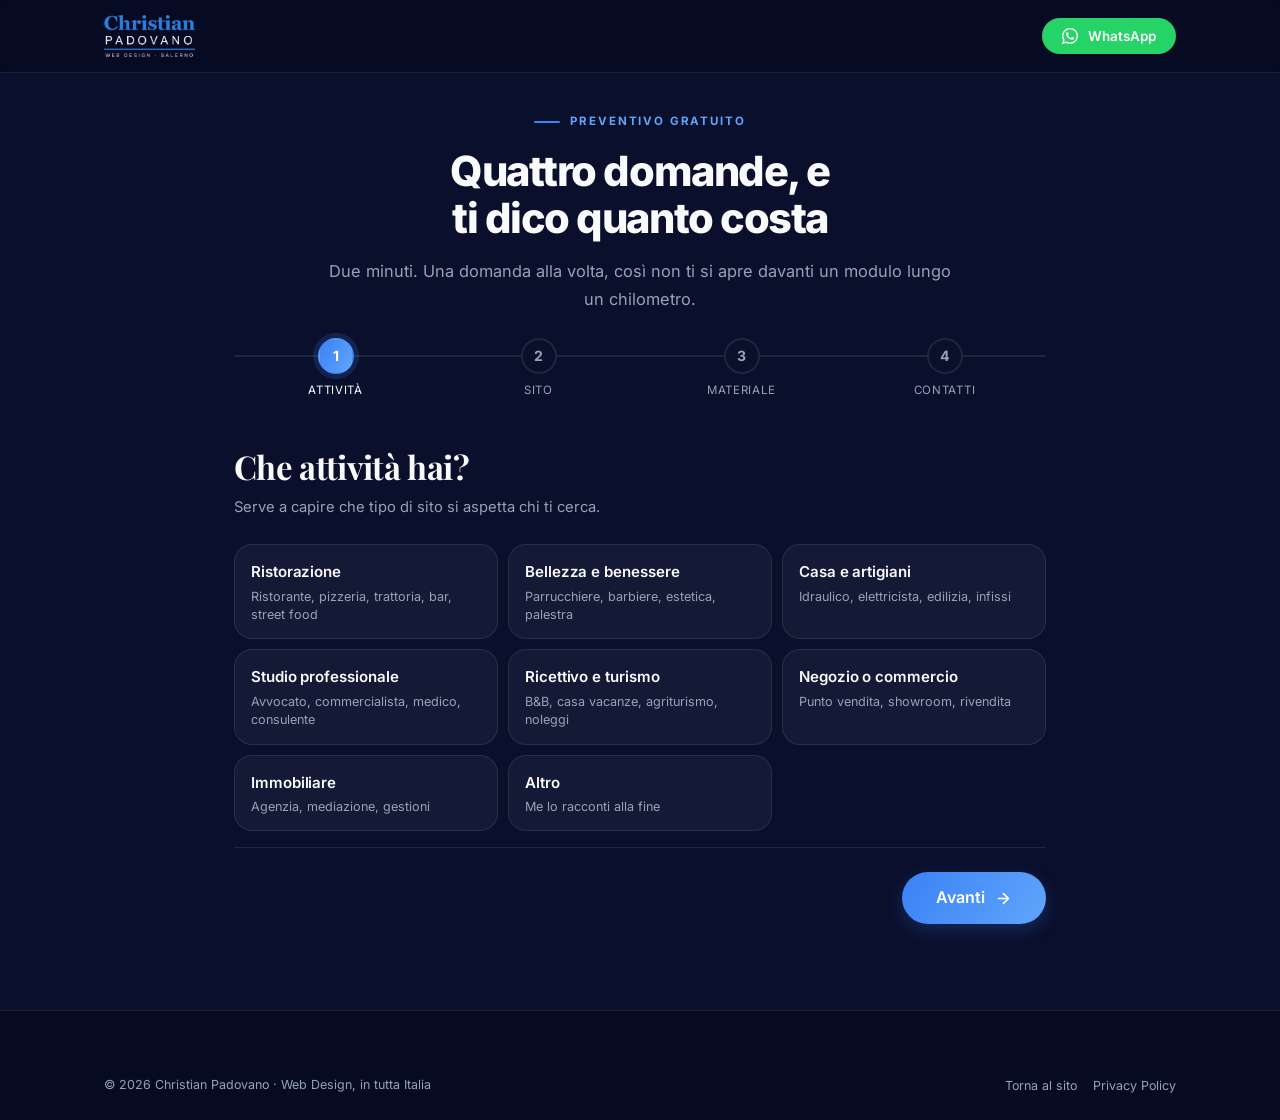
<file: preventivo.html>
<!DOCTYPE html>
<html lang="it">
<head>
  <meta charset="UTF-8">
  <meta name="viewport" content="width=device-width, initial-scale=1.0">
  <title>Richiedi un preventivo gratuito — Christian Padovano | Siti Web in tutta Italia</title>
  <meta name="description" content="Quattro domande sulla tua attività e ti mando il preventivo per il sito. Gratuito, senza impegno, risposta in giornata via email o WhatsApp. Salerno, provincia e tutta Italia.">
  <meta name="robots" content="index, follow">
  <meta name="theme-color" content="#0A0F2C">

  <link rel="canonical" href="https://padovanowebdesign.it/preventivo.html">

  <meta property="og:title" content="Richiedi un preventivo gratuito — Christian Padovano Web Design">
  <meta property="og:description" content="Quattro domande e ti mando il preventivo per il sito. Gratuito e senza impegno.">
  <meta property="og:type" content="website">
  <meta property="og:locale" content="it_IT">
  <meta property="og:url" content="https://padovanowebdesign.it/preventivo.html">
  <meta property="og:site_name" content="Christian Padovano Web Design">

  <meta property="og:image" content="https://padovanowebdesign.it/assets/og-image.jpg">
  <meta property="og:image:width" content="1200">
  <meta property="og:image:height" content="630">
  <meta name="twitter:image" content="https://padovanowebdesign.it/assets/og-image.jpg">

  <link rel="icon" type="image/svg+xml" href="favicon.svg?v=3">
  <link rel="icon" type="image/png" sizes="32x32" href="assets/favicon-32.png?v=3">
  <link rel="icon" type="image/png" sizes="16x16" href="assets/favicon-16.png?v=3">
  <link rel="alternate icon" href="favicon.ico?v=3" sizes="16x16 32x32 48x48">
  <link rel="apple-touch-icon" sizes="180x180" href="apple-touch-icon.png?v=3">
  <link rel="manifest" href="site.webmanifest?v=3">  <link rel="stylesheet" href="assets/fonts/font.css?v=1">
  <link rel="stylesheet" href="style.css?v=46">
</head>
<body>

  <!-- NAVBAR -->
  <header class="navbar navbar--scrolled">
    <div class="container navbar__inner">
      <a href="index.html" class="navbar__logo" aria-label="Christian Padovano — Web Design Salerno">
        <img class="marchio" src="assets/logo.png" alt="Christian Padovano — Web Design, Salerno" width="1002" height="460" decoding="async">
      </a>
      <a href="https://wa.me/393515894412" target="_blank" rel="noopener" class="btn btn--whatsapp navbar__cta">
        <svg width="16" height="16" viewBox="0 0 24 24" fill="currentColor" aria-hidden="true"><path d="M17.472 14.382c-.297-.149-1.758-.867-2.03-.967-.273-.099-.471-.148-.67.15-.197.297-.767.966-.94 1.164-.173.199-.347.223-.644.075-.297-.15-1.255-.463-2.39-1.475-.883-.788-1.48-1.761-1.653-2.059-.173-.297-.018-.458.13-.606.134-.133.298-.347.446-.52.149-.174.198-.298.298-.497.099-.198.05-.371-.025-.52-.075-.149-.669-1.612-.916-2.207-.242-.579-.487-.5-.669-.51-.173-.008-.371-.01-.57-.01-.198 0-.52.074-.792.372-.272.297-1.04 1.016-1.04 2.479 0 1.462 1.065 2.875 1.213 3.074.149.198 2.096 3.2 5.077 4.487.709.306 1.262.489 1.694.625.712.227 1.36.195 1.871.118.571-.085 1.758-.719 2.006-1.413.248-.694.248-1.289.173-1.413-.074-.124-.272-.198-.57-.347m-5.421 7.403h-.004a9.87 9.87 0 01-5.031-1.378l-.361-.214-3.741.982.998-3.648-.235-.374a9.86 9.86 0 01-1.51-5.26c.001-5.45 4.436-9.884 9.888-9.884 2.64 0 5.122 1.03 6.988 2.898a9.825 9.825 0 012.893 6.994c-.003 5.45-4.437 9.884-9.885 9.884m8.413-18.297A11.815 11.815 0 0012.05 0C5.495 0 .16 5.335.157 11.892c0 2.096.547 4.142 1.588 5.945L.057 24l6.305-1.654a11.882 11.882 0 005.683 1.448h.005c6.554 0 11.89-5.335 11.893-11.893a11.821 11.821 0 00-3.48-8.413z"/></svg>
        WhatsApp
      </a>
    </div>
  </header>

  <main class="section" style="padding-top:calc(var(--nav-h) + var(--sp-5))">
    <div class="container container--stretto">

      <div class="section__head">
        <p class="eyebrow">Preventivo gratuito</p>
        <h1 class="section__title">Quattro domande, e ti dico quanto costa</h1>
        <p class="section__subtitle">Due minuti. Una domanda alla volta, così non ti si apre davanti un modulo lungo un chilometro.</p>
      </div>

      <form class="wiz" id="prevForm" novalidate>

        <!-- Campo trappola: nascosto alla vista e alla tastiera, un umano non lo
             compila mai. Se arriva pieno, il worker butta via la richiesta senza
             dire niente. Non si usa display:none: certi robot lo riconoscono. -->
        <div class="trappola" aria-hidden="true">
          <label for="sitoWeb">Non compilare questo campo</label>
          <input type="text" id="sitoWeb" name="sitoWeb" tabindex="-1" autocomplete="off">
        </div>


        <!-- Barra di avanzamento -->
        <div class="wiz__barra" role="group" aria-label="Avanzamento">
          <div class="wiz__linea"><span id="wizProg"></span></div>
          <ol class="wiz__tappe">
            <li data-t="1" class="is-attiva"><b>1</b><span>Attività</span></li>
            <li data-t="2"><b>2</b><span>Sito</span></li>
            <li data-t="3"><b>3</b><span>Materiale</span></li>
            <li data-t="4"><b>4</b><span>Contatti</span></li>
          </ol>
        </div>

        <!-- Pastiglie di quello che è già stato scelto -->
        <div class="wiz__scelte" id="wizScelte" aria-live="polite"></div>

        <div class="wiz__viste">

          <!-- ---------------- 1 ---------------- -->
          <section class="wiz__vista is-attiva" data-passo="1" role="group" aria-labelledby="lab-q1">
            <h2 class="wiz__label" id="lab-q1">Che attività hai?</h2>
            <p class="wiz__aiuto">Serve a capire che tipo di sito si aspetta chi ti cerca.</p>
            <div class="opz-grid">
              <label class="opz"><input type="radio" name="settore" value="Ristorazione">
                <span><b>Ristorazione</b><em>Ristorante, pizzeria, trattoria, bar, street food</em></span></label>
              <label class="opz"><input type="radio" name="settore" value="Bellezza e benessere">
                <span><b>Bellezza e benessere</b><em>Parrucchiere, barbiere, estetica, palestra</em></span></label>
              <label class="opz"><input type="radio" name="settore" value="Casa e artigiani">
                <span><b>Casa e artigiani</b><em>Idraulico, elettricista, edilizia, infissi</em></span></label>
              <label class="opz"><input type="radio" name="settore" value="Studio professionale">
                <span><b>Studio professionale</b><em>Avvocato, commercialista, medico, consulente</em></span></label>
              <label class="opz"><input type="radio" name="settore" value="Ricettivo e turismo">
                <span><b>Ricettivo e turismo</b><em>B&amp;B, casa vacanze, agriturismo, noleggi</em></span></label>
              <label class="opz"><input type="radio" name="settore" value="Negozio o commercio">
                <span><b>Negozio o commercio</b><em>Punto vendita, showroom, rivendita</em></span></label>
              <label class="opz"><input type="radio" name="settore" value="Immobiliare">
                <span><b>Immobiliare</b><em>Agenzia, mediazione, gestioni</em></span></label>
              <label class="opz"><input type="radio" name="settore" value="Altro">
                <span><b>Altro</b><em>Me lo racconti alla fine</em></span></label>
            </div>
          </section>

          <!-- ---------------- 2 ---------------- -->
          <section class="wiz__vista" data-passo="2" role="group" aria-labelledby="lab-q2" hidden>
            <h2 class="wiz__label" id="lab-q2">Che sito ti serve?</h2>
            <p class="wiz__aiuto">Se non lo sai, scegli l'ultima: è il caso più comune, e ci penso io.</p>
            <div class="opz-grid">
              <label class="opz"><input type="radio" name="tipo" value="Una pagina sola">
                <span><b>Una pagina sola</b><em>Chi sei, cosa fai, dove sei, come ti contattano</em></span></label>
              <label class="opz"><input type="radio" name="tipo" value="Sito completo multi-pagina">
                <span><b>Sito completo</b><em>Più pagine: servizi, galleria, listino, contatti</em></span></label>
              <label class="opz"><input type="radio" name="tipo" value="Sito con prenotazioni o ordini">
                <span><b>Sito con prenotazioni</b><em>Prenotazioni, ordini o richieste che arrivano a te</em></span></label>
              <label class="opz"><input type="radio" name="tipo" value="Rifacimento di un sito che ho già">
                <span><b>Ho già un sito</b><em>Va rifatto o rimesso in sesto</em></span></label>
              <label class="opz"><input type="radio" name="tipo" value="Non lo so, decidiamo insieme">
                <span><b>Non lo so</b><em>Guardi la mia attività e mi dici tu</em></span></label>
            </div>
          </section>

          <!-- ---------------- 3 ---------------- -->
          <section class="wiz__vista" data-passo="3" role="group" aria-labelledby="lab-q3" hidden>
            <h2 class="wiz__label" id="lab-q3">Cosa hai già pronto?</h2>
            <p class="wiz__aiuto">Puoi segnare più cose, o nessuna. Se non hai niente cambia solo il tempo che ci vuole.</p>
            <div class="opz-grid opz-grid--fitta">
              <label class="opz"><input type="checkbox" name="materiale" value="Foto"><span><b>Foto dell'attività</b></span></label>
              <label class="opz"><input type="checkbox" name="materiale" value="Logo"><span><b>Un logo</b></span></label>
              <label class="opz"><input type="checkbox" name="materiale" value="Testi"><span><b>Testi già scritti</b></span></label>
              <label class="opz"><input type="checkbox" name="materiale" value="Menù o listino"><span><b>Menù o listino</b></span></label>
              <label class="opz"><input type="checkbox" name="materiale" value="Dominio"><span><b>Un dominio</b></span></label>
              <label class="opz"><input type="checkbox" name="materiale" value="Profili social attivi"><span><b>Profili social</b></span></label>
            </div>
          </section>

          <!-- ---------------- 4 ---------------- -->
          <section class="wiz__vista" data-passo="4" role="group" aria-labelledby="lab-q4" hidden>
            <h2 class="wiz__label" id="lab-q4">Come ti richiamo?</h2>
            <p class="wiz__aiuto">Rispondo in giornata. Non finisci in nessuna lista e non ti richiama nessun altro.</p>

            <div class="form__row">
              <div class="form__group">
                <label for="nome">Il tuo nome</label>
                <input type="text" id="nome" name="nome" required placeholder="Mario Rossi" autocomplete="name">
              </div>
              <div class="form__group">
                <label for="attivita">Nome dell'attività</label>
                <input type="text" id="attivita" name="attivita" placeholder="Pizzeria Da Mario" autocomplete="organization">
              </div>
            </div>

            <div class="form__row">
              <div class="form__group">
                <label for="comune">Comune</label>
                <input type="text" id="comune" name="comune" placeholder="Nocera Inferiore" autocomplete="address-level2">
              </div>
              <div class="form__group">
                <label for="contatto">Telefono o email</label>
                <input type="text" id="contatto" name="contatto" required placeholder="333 1234567 · mario@email.it">
              </div>
            </div>

            <div class="form__group">
              <label for="note">Vuoi aggiungere qualcosa? <span class="form__opz">(facoltativo)</span></label>
              <textarea id="note" name="note" rows="3" placeholder="Es. ricevo le prenotazioni al telefono e vorrei smettere..."></textarea>
            </div>

            <p class="form__privacy">Inviando accetti che i tuoi dati siano usati solo per risponderti. Leggi la <a href="privacy.html">privacy policy</a>.</p>
          </section>

        </div>

        <!-- Comandi -->
        <div class="wiz__azioni">
          <button type="button" class="btn btn--outline" id="wizIndietro" hidden>
            <svg width="16" height="16" viewBox="0 0 24 24" fill="none" stroke="currentColor" stroke-width="2.4" stroke-linecap="round" stroke-linejoin="round" aria-hidden="true"><path d="M19 12H6"/><path d="m12 19-7-7 7-7"/></svg>
            Indietro
          </button>

          <button type="button" class="btn btn--primary btn--lg" id="wizAvanti">
            Avanti
            <svg width="17" height="17" viewBox="0 0 24 24" fill="none" stroke="currentColor" stroke-width="2.4" stroke-linecap="round" stroke-linejoin="round" aria-hidden="true"><path d="M5 12h13"/><path d="m12 5 7 7-7 7"/></svg>
          </button>

          <div class="wiz__invii" id="wizInvii" hidden>
            <button type="submit" class="btn btn--primary btn--lg" id="btnMail">
              <svg width="17" height="17" viewBox="0 0 24 24" fill="none" stroke="currentColor" stroke-width="2.2" stroke-linecap="round" stroke-linejoin="round" aria-hidden="true"><rect x="2" y="4" width="20" height="16" rx="2"/><path d="m2 7 10 6 10-6"/></svg>
              Manda via email
            </button>
            <button type="button" class="btn btn--whatsapp btn--lg" id="btnWa">
              <svg width="17" height="17" viewBox="0 0 24 24" fill="currentColor" aria-hidden="true"><path d="M17.472 14.382c-.297-.149-1.758-.867-2.03-.967-.273-.099-.471-.148-.67.15-.197.297-.767.966-.94 1.164-.173.199-.347.223-.644.075-.297-.15-1.255-.463-2.39-1.475-.883-.788-1.48-1.761-1.653-2.059-.173-.297-.018-.458.13-.606.134-.133.298-.347.446-.52.149-.174.198-.298.298-.497.099-.198.05-.371-.025-.52-.075-.149-.669-1.612-.916-2.207-.242-.579-.487-.5-.669-.51-.173-.008-.371-.01-.57-.01-.198 0-.52.074-.792.372-.272.297-1.04 1.016-1.04 2.479 0 1.462 1.065 2.875 1.213 3.074.149.198 2.096 3.2 5.077 4.487.709.306 1.262.489 1.694.625.712.227 1.36.195 1.871.118.571-.085 1.758-.719 2.006-1.413.248-.694.248-1.289.173-1.413-.074-.124-.272-.198-.57-.347m-5.421 7.403h-.004a9.87 9.87 0 01-5.031-1.378l-.361-.214-3.741.982.998-3.648-.235-.374a9.86 9.86 0 01-1.51-5.26c.001-5.45 4.436-9.884 9.888-9.884 2.64 0 5.122 1.03 6.988 2.898a9.825 9.825 0 012.893 6.994c-.003 5.45-4.437 9.884-9.885 9.884m8.413-18.297A11.815 11.815 0 0012.05 0C5.495 0 .16 5.335.157 11.892c0 2.096.547 4.142 1.588 5.945L.057 24l6.305-1.654a11.882 11.882 0 005.683 1.448h.005c6.554 0 11.89-5.335 11.893-11.893a11.821 11.821 0 00-3.48-8.413z"/></svg>
              Manda su WhatsApp
            </button>
          </div>
        </div>

        <div class="form__status" id="stato" role="status" aria-live="polite"></div>
        <p class="wiz__nota" id="wizNota" hidden>Con WhatsApp si apre la chat con il riepilogo già scritto: leggi e premi invio.</p>

      </form>

      <!-- Schermata di fine: prima dell'invio non c'e'. Dopo, prende il posto
           del modulo. Prima invece il modulo si svuotava e tornava al primo
           passo, e sembrava che la richiesta non fosse partita e bisognasse
           rifare tutto da capo. -->
      <div class="fine" id="fine" hidden>
        <span class="fine__segno" aria-hidden="true">
          <svg viewBox="0 0 24 24" fill="none" stroke="currentColor" stroke-width="2.6" stroke-linecap="round" stroke-linejoin="round"><path d="m4 12.5 5 5L20 6.5"/></svg>
        </span>
        <h2 class="fine__titolo">Richiesta arrivata.</h2>
        <p class="fine__testo">
          Ti rispondo in giornata, di persona, all'indirizzo che mi hai lasciato.
          Se nel frattempo ti viene in mente qualcosa, scrivimi pure su WhatsApp.
        </p>
        <div class="fine__porte">
          <a href="index.html" class="btn btn--primary btn--lg">
            Torna alla home
            <svg width="17" height="17" viewBox="0 0 24 24" fill="none" stroke="currentColor" stroke-width="2.4" stroke-linecap="round" stroke-linejoin="round" aria-hidden="true"><path d="M5 12h13"/><path d="m12 5 7 7-7 7"/></svg>
          </a>
          <a href="https://wa.me/393515894412" target="_blank" rel="noopener" class="btn btn--whatsapp btn--lg">
            Scrivimi su WhatsApp
          </a>
        </div>
      </div>

    </div>
  </main>

  <!-- FOOTER -->
  <footer class="footer">
    <div class="container">
      <div class="footer__bottom" style="margin-top:0;border-top:none;padding-top:0">
        <p class="footer__copy">&copy; 2026 Christian Padovano · Web Design, in tutta Italia</p>
        <nav class="footer__legal" aria-label="Note legali">
          <a href="index.html">Torna al sito</a>
          <a href="privacy.html">Privacy Policy</a>
        </nav>
      </div>
    </div>
  </footer>

  <script src="preventivo.js?v=7"></script>
</body>
</html>
</file>
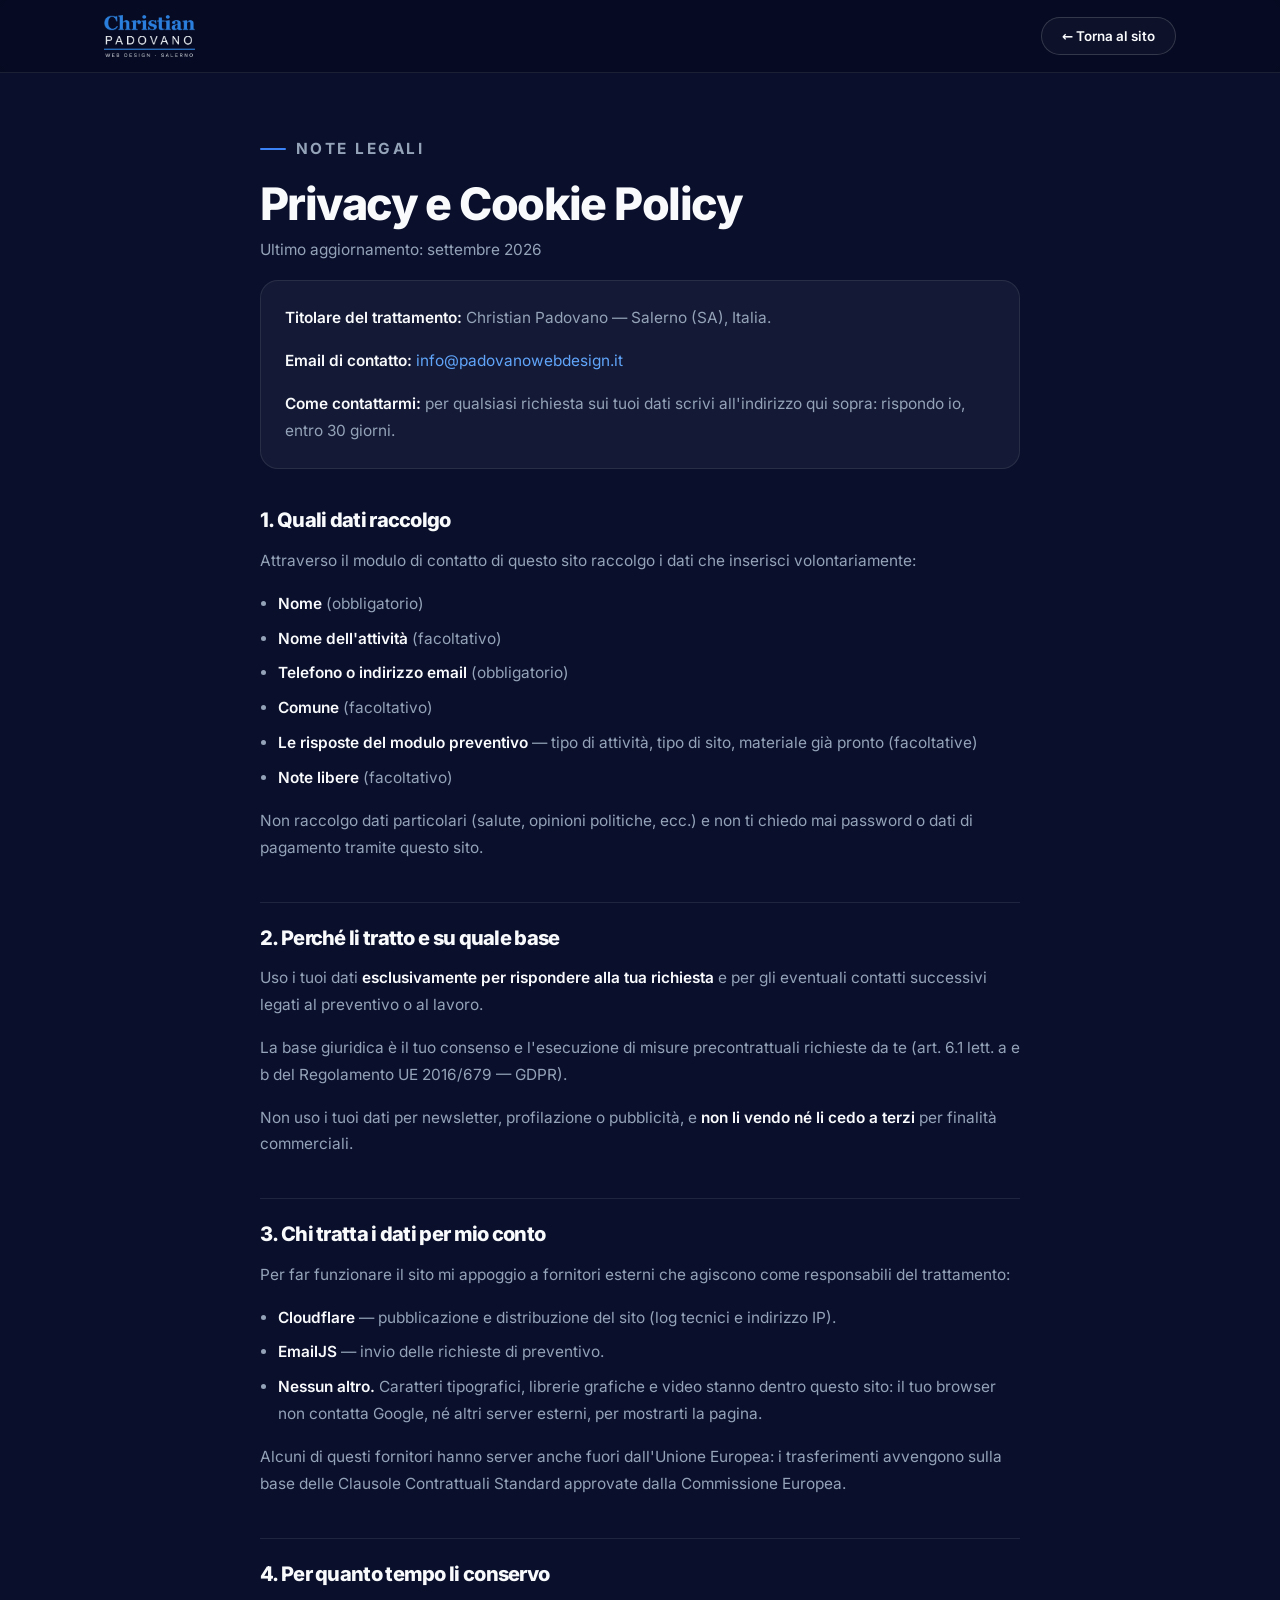
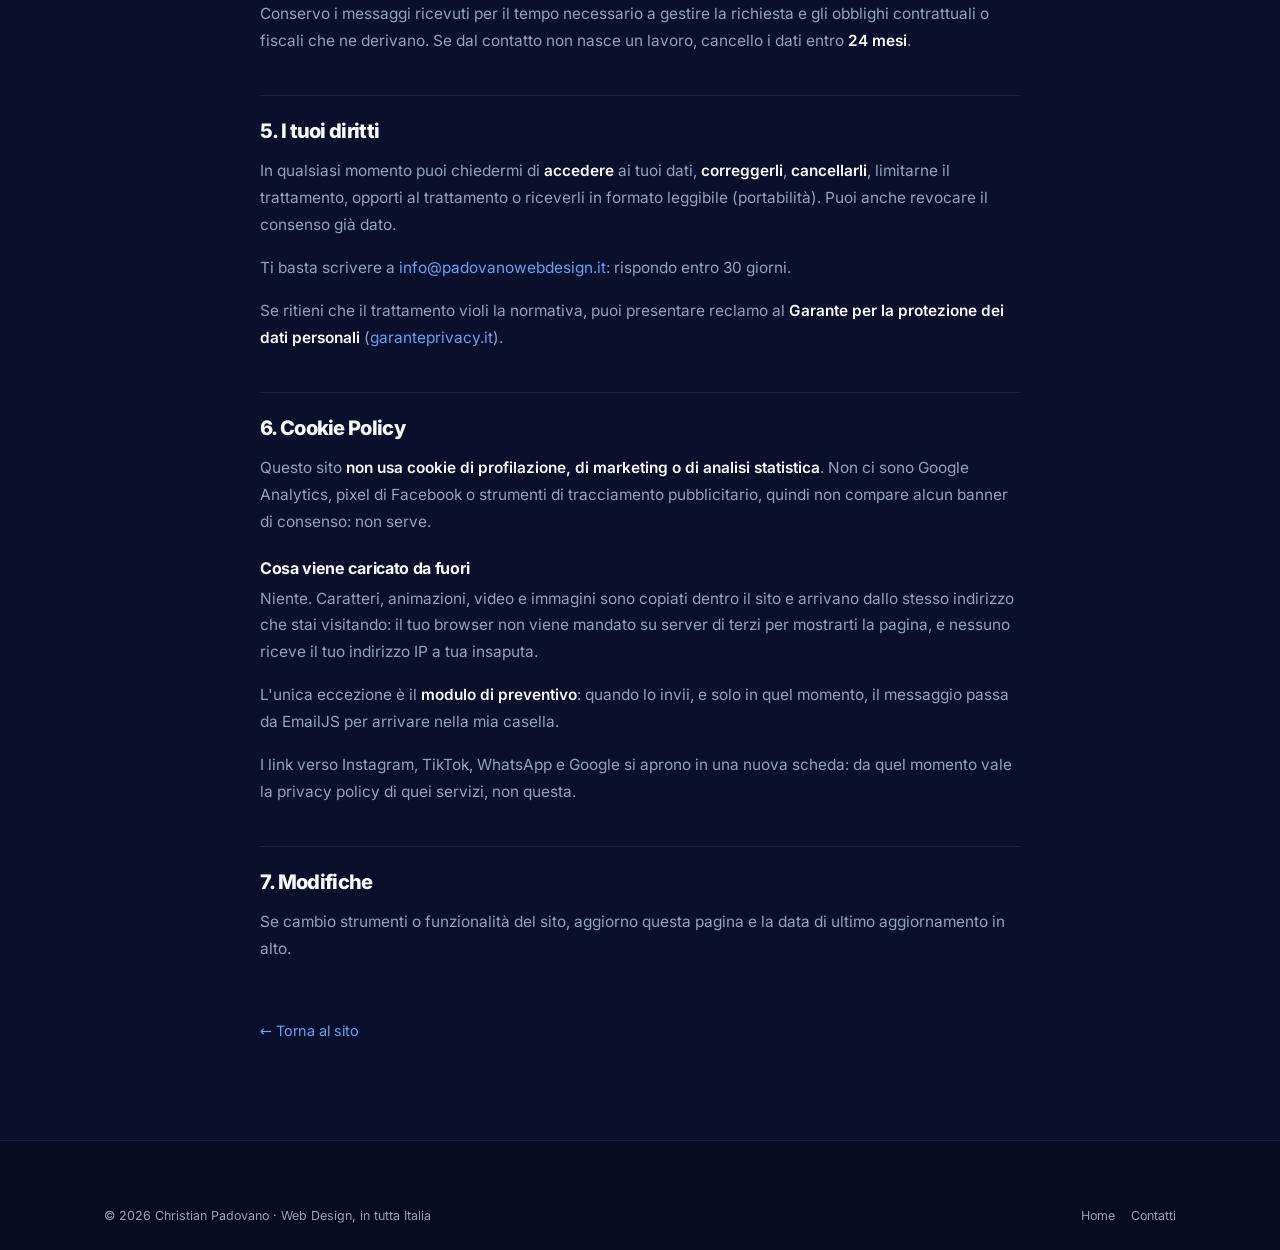
<file: privacy.html>
<!DOCTYPE html>
<html lang="it">
<head>
  <meta charset="UTF-8">
  <meta name="viewport" content="width=device-width, initial-scale=1.0">
  <title>Privacy e Cookie Policy — Christian Padovano Web Design</title>
  <meta name="description" content="Informativa privacy e cookie policy del sito di Christian Padovano Web Design, Salerno.">
  <meta name="robots" content="noindex, follow">
  <meta name="theme-color" content="#0A0F2C">

  <meta property="og:image" content="https://padovanowebdesign.it/assets/og-image.jpg">
  <meta property="og:image:width" content="1200">
  <meta property="og:image:height" content="630">
  <meta name="twitter:image" content="https://padovanowebdesign.it/assets/og-image.jpg">

  <link rel="icon" type="image/svg+xml" href="favicon.svg?v=3">
  <link rel="icon" type="image/png" sizes="32x32" href="assets/favicon-32.png?v=3">
  <link rel="icon" type="image/png" sizes="16x16" href="assets/favicon-16.png?v=3">
  <link rel="alternate icon" href="favicon.ico?v=3" sizes="16x16 32x32 48x48">
  <link rel="apple-touch-icon" sizes="180x180" href="apple-touch-icon.png?v=3">
  <link rel="manifest" href="site.webmanifest?v=3">  <link rel="stylesheet" href="assets/fonts/font.css?v=1">
  <link rel="stylesheet" href="style.css?v=46">

  <style>
    /* Stili specifici della pagina legale */
    .legal { padding: calc(var(--nav-h) + var(--sp-6)) 0 var(--sp-7); }
    .legal__wrap { max-width: 760px; margin: 0 auto; }
    .legal h1 { font-size: clamp(1.9rem, 5vw, 2.8rem); margin-bottom: var(--sp-2); }
    .legal__updated { color: var(--text-muted); font-size: .85rem; margin-bottom: var(--sp-5); }
    .legal h2 {
      font-size: 1.25rem; margin: var(--sp-5) 0 var(--sp-3);
      padding-top: var(--sp-4); border-top: 1px solid var(--stroke);
    }
    .legal h2:first-of-type { border-top: none; padding-top: 0; }
    .legal h3 { font-size: 1rem; margin: var(--sp-4) 0 var(--sp-2); }
    .legal p, .legal li { color: var(--text-muted); font-size: .96rem; line-height: 1.75; }
    .legal p { margin-bottom: var(--sp-3); }
    .legal ul { margin: 0 0 var(--sp-3) 1.15rem; display: flex; flex-direction: column; gap: 8px; }
    .legal strong { color: var(--text); font-weight: 600; }
    .legal__note {
      padding: var(--sp-4); border-radius: var(--radius);
      background: var(--glass); border: 1px solid var(--stroke);
      margin-bottom: var(--sp-5);
    }
    .legal__note p:last-child { margin-bottom: 0; }
    .legal__back { display: inline-block; margin-top: var(--sp-5); font-size: .9rem; }
  </style>
</head>
<body>

  <!-- NAVBAR minimale -->
  <header class="navbar navbar--scrolled">
    <div class="container navbar__inner">
      <a href="index.html" class="navbar__logo" aria-label="Christian Padovano — Web Design Salerno">
        <img class="marchio" src="assets/logo.png" alt="Christian Padovano — Web Design, Salerno" width="1002" height="460" decoding="async">
      </a>
      <a href="index.html" class="btn btn--outline navbar__cta">← Torna al sito</a>
    </div>
  </header>

  <main class="legal">
    <div class="container">
      <div class="legal__wrap">

        <p class="eyebrow">Note legali</p>
        <h1>Privacy e Cookie Policy</h1>
        <!-- AGGIORNARE la data a ogni modifica -->
        <p class="legal__updated">Ultimo aggiornamento: settembre 2026</p>

        <div class="legal__note">
          <!-- ⚠️ DA COMPLETARE: inserisci i tuoi dati identificativi reali.
               Senza questi, l'informativa non è valida ai sensi del GDPR. -->
          <p><strong>Titolare del trattamento:</strong> Christian Padovano — Salerno (SA), Italia.</p>
          <p><strong>Email di contatto:</strong> <a href="mailto:info@padovanowebdesign.it">info@padovanowebdesign.it</a></p>
          <!-- Dato identificativo del titolare: manca ancora, ed e' la cosa da
               chiudere appena Christian sa a chi va intestata l'attivita'.
               Finche' non c'e', qui non si mette un segnaposto: chi legge
               vedrebbe una pagina rotta. Restano nome, zona e contatto, che
               permettono comunque di raggiungere il titolare. Quando ci sara'
               il dato (codice fiscale, o P.IVA se intestata a un adulto), va
               scritto qui e nel footer di ogni pagina. -->
          <p><strong>Come contattarmi:</strong> per qualsiasi richiesta sui tuoi dati scrivi all'indirizzo qui sopra: rispondo io, entro 30 giorni.</p>
        </div>

        <h2>1. Quali dati raccolgo</h2>
        <p>Attraverso il modulo di contatto di questo sito raccolgo i dati che inserisci volontariamente:</p>
        <ul>
          <li><strong>Nome</strong> (obbligatorio)</li>
          <li><strong>Nome dell'attività</strong> (facoltativo)</li>
          <li><strong>Telefono o indirizzo email</strong> (obbligatorio)</li>
          <li><strong>Comune</strong> (facoltativo)</li>
          <li><strong>Le risposte del modulo preventivo</strong> — tipo di attività, tipo di sito, materiale già pronto (facoltative)</li>
          <li><strong>Note libere</strong> (facoltativo)</li>
        </ul>
        <p>Non raccolgo dati particolari (salute, opinioni politiche, ecc.) e non ti chiedo mai password o dati di pagamento tramite questo sito.</p>

        <h2>2. Perché li tratto e su quale base</h2>
        <p>Uso i tuoi dati <strong>esclusivamente per rispondere alla tua richiesta</strong> e per gli eventuali contatti successivi legati al preventivo o al lavoro.</p>
        <p>La base giuridica è il tuo consenso e l'esecuzione di misure precontrattuali richieste da te (art. 6.1 lett. a e b del Regolamento UE 2016/679 — GDPR).</p>
        <p>Non uso i tuoi dati per newsletter, profilazione o pubblicità, e <strong>non li vendo né li cedo a terzi</strong> per finalità commerciali.</p>

        <h2>3. Chi tratta i dati per mio conto</h2>
        <p>Per far funzionare il sito mi appoggio a fornitori esterni che agiscono come responsabili del trattamento:</p>
        <ul>
          <li><strong>Cloudflare</strong> — pubblicazione e distribuzione del sito (log tecnici e indirizzo IP).</li>
          <li><strong>EmailJS</strong> — invio delle richieste di preventivo.</li>
          <li><strong>Nessun altro.</strong> Caratteri tipografici, librerie grafiche e video stanno dentro questo sito: il tuo browser non contatta Google, né altri server esterni, per mostrarti la pagina.</li>
        </ul>
        <p>Alcuni di questi fornitori hanno server anche fuori dall'Unione Europea: i trasferimenti avvengono sulla base delle Clausole Contrattuali Standard approvate dalla Commissione Europea.</p>

        <h2>4. Per quanto tempo li conservo</h2>
        <p>Conservo i messaggi ricevuti per il tempo necessario a gestire la richiesta e gli obblighi contrattuali o fiscali che ne derivano. Se dal contatto non nasce un lavoro, cancello i dati entro <strong>24 mesi</strong>.</p>

        <h2>5. I tuoi diritti</h2>
        <p>In qualsiasi momento puoi chiedermi di <strong>accedere</strong> ai tuoi dati, <strong>correggerli</strong>, <strong>cancellarli</strong>, limitarne il trattamento, opporti al trattamento o riceverli in formato leggibile (portabilità). Puoi anche revocare il consenso già dato.</p>
        <p>Ti basta scrivere a <a href="mailto:info@padovanowebdesign.it">info@padovanowebdesign.it</a>: rispondo entro 30 giorni.</p>
        <p>Se ritieni che il trattamento violi la normativa, puoi presentare reclamo al <strong>Garante per la protezione dei dati personali</strong> (<a href="https://www.garanteprivacy.it" target="_blank" rel="noopener">garanteprivacy.it</a>).</p>

        <h2 id="cookie">6. Cookie Policy</h2>
        <p>Questo sito <strong>non usa cookie di profilazione, di marketing o di analisi statistica</strong>. Non ci sono Google Analytics, pixel di Facebook o strumenti di tracciamento pubblicitario, quindi non compare alcun banner di consenso: non serve.</p>

        <h3>Cosa viene caricato da fuori</h3>
        <p>Niente. Caratteri, animazioni, video e immagini sono copiati dentro il sito e arrivano dallo stesso indirizzo che stai visitando: il tuo browser non viene mandato su server di terzi per mostrarti la pagina, e nessuno riceve il tuo indirizzo IP a tua insaputa.</p>
        <p>L&#39;unica eccezione è il <strong>modulo di preventivo</strong>: quando lo invii, e solo in quel momento, il messaggio passa da EmailJS per arrivare nella mia casella.</p>
        <p>I link verso Instagram, TikTok, WhatsApp e Google si aprono in una nuova scheda: da quel momento vale la privacy policy di quei servizi, non questa.</p>

        <h2>7. Modifiche</h2>
        <p>Se cambio strumenti o funzionalità del sito, aggiorno questa pagina e la data di ultimo aggiornamento in alto.</p>

        <a href="index.html" class="legal__back">← Torna al sito</a>

      </div>
    </div>
  </main>

  <footer class="footer">
    <div class="container">
      <div class="footer__bottom" style="margin-top:0;border-top:none;padding-top:0">
        <p class="footer__copy">&copy; 2026 Christian Padovano · Web Design, in tutta Italia</p>
        <nav class="footer__legal" aria-label="Note legali">
          <a href="index.html">Home</a>
          <a href="mailto:info@padovanowebdesign.it">Contatti</a>
        </nav>
      </div>
    </div>
  </footer>

</body>
</html>
</file>
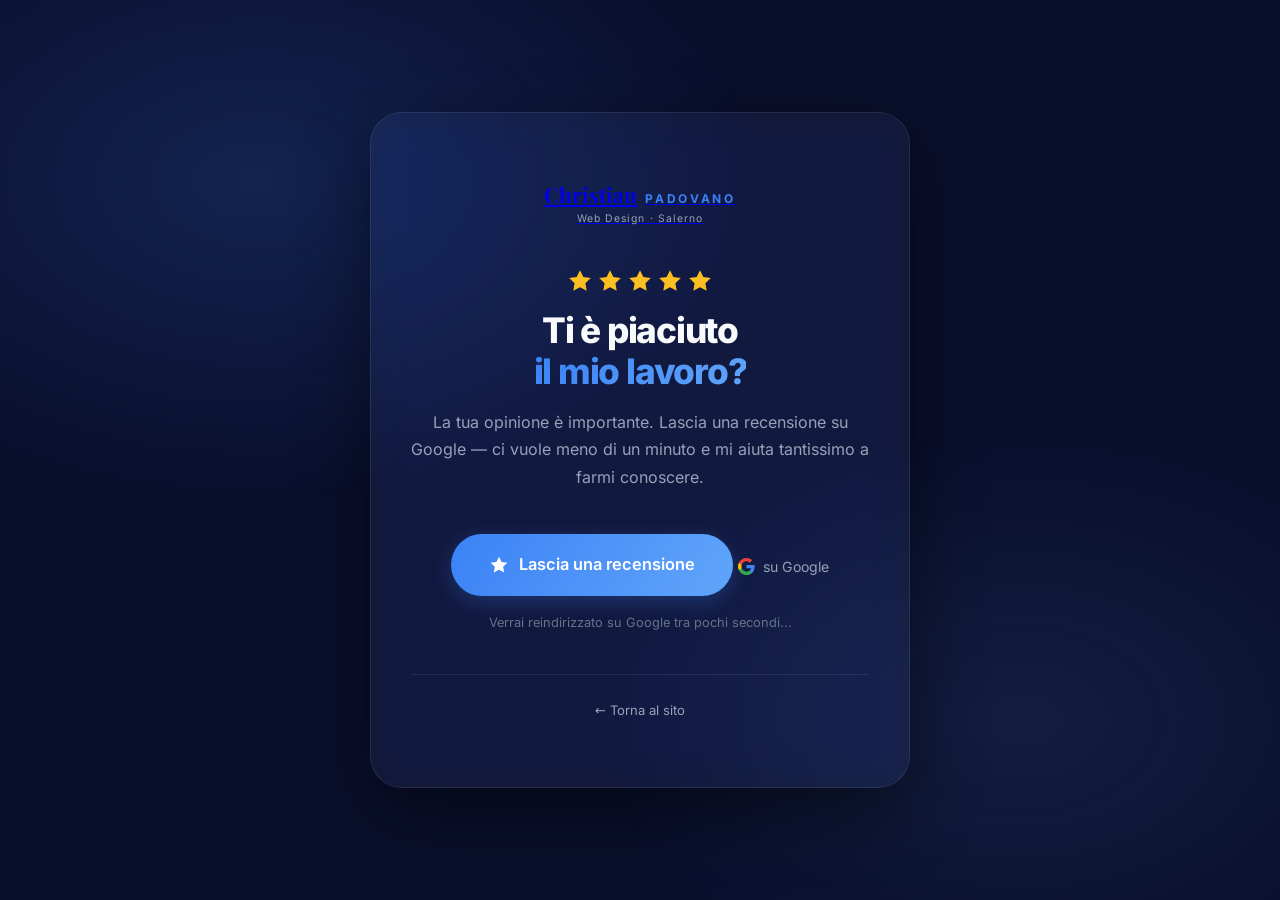
<file: recensioni.html>
<!DOCTYPE html>
<html lang="it">
<head>
  <meta charset="UTF-8">
  <meta name="viewport" content="width=device-width, initial-scale=1.0">
  <title>Lascia una Recensione — Christian Padovano Web Design</title>
  <meta name="description" content="Lascia una recensione su Google per Christian Padovano Web Design, Salerno.">
  <meta name="robots" content="noindex, follow">
  <meta name="theme-color" content="#0A0F2C">
  <!-- Redirect automatico su Google dopo 4 secondi -->
  <meta http-equiv="refresh" content="4;url=https://g.page/r/CZlwf-M7drNFEAE/review">

  <meta property="og:image" content="https://padovanowebdesign.it/assets/og-image.jpg">
  <meta property="og:image:width" content="1200">
  <meta property="og:image:height" content="630">
  <meta name="twitter:image" content="https://padovanowebdesign.it/assets/og-image.jpg">

  <link rel="icon" type="image/svg+xml" href="favicon.svg?v=3">
  <link rel="icon" type="image/png" sizes="32x32" href="assets/favicon-32.png?v=3">
  <link rel="icon" type="image/png" sizes="16x16" href="assets/favicon-16.png?v=3">
  <link rel="alternate icon" href="favicon.ico?v=3" sizes="16x16 32x32 48x48">
  <link rel="apple-touch-icon" sizes="180x180" href="apple-touch-icon.png?v=3">
  <link rel="manifest" href="site.webmanifest?v=3">  <link rel="stylesheet" href="assets/fonts/font.css?v=1">

  <style>
    *, *::before, *::after { margin: 0; padding: 0; box-sizing: border-box; }

    :root {
      --navy: #0A0F2C;
      --navy-light: #111738;
      --blue: #3B82F6;
      --blue-light: #60A5FA;
      --text: #F8FAFC;
      --text-muted: #94A3B8;
      --gold: #FBBF24;
      --glass: rgba(255,255,255,.045);
      --stroke: rgba(255,255,255,.08);
      --sp-2: 8px; --sp-3: 16px; --sp-4: 24px; --sp-5: 40px; --sp-6: 64px;
      --radius-xl: 32px;
      --transition: .3s cubic-bezier(.4,0,.2,1);
      --grad-blue: linear-gradient(120deg, var(--blue) 0%, var(--blue-light) 100%);
    }

    body {
      font-family: 'Inter', system-ui, sans-serif;
      background: var(--navy);
      color: var(--text);
      min-height: 100vh;
      display: flex; align-items: center; justify-content: center;
      padding: var(--sp-4);
      line-height: 1.7;
      -webkit-font-smoothing: antialiased;
      position: relative; overflow-x: hidden;
    }
    /* Aloni brand coerenti con la home */
    body::before {
      content: ''; position: fixed; inset: 0; z-index: 0; pointer-events: none;
      background:
        radial-gradient(720px 460px at 20% 20%, rgba(59,130,246,.18), transparent 70%),
        radial-gradient(620px 420px at 80% 80%, rgba(96,165,250,.10), transparent 70%);
    }

    :focus-visible { outline: 2px solid var(--blue-light); outline-offset: 3px; border-radius: 4px; }

    .card {
      position: relative; z-index: 1;
      max-width: 540px; width: 100%; text-align: center;
      padding: var(--sp-6) var(--sp-5);
      background: var(--glass);
      border: 1px solid var(--stroke);
      border-radius: var(--radius-xl);
      backdrop-filter: blur(18px) saturate(140%);
      -webkit-backdrop-filter: blur(18px) saturate(140%);
      box-shadow: 0 24px 70px rgba(0,0,0,.45);
    }
    @media (max-width: 520px) { .card { padding: var(--sp-5) var(--sp-4); } }

    .logo { display: inline-flex; flex-direction: column; margin-bottom: var(--sp-5); }
    .logo__name { display: flex; align-items: baseline; gap: var(--sp-2); justify-content: center; }
    .logo__christian { font-family: 'Playfair Display', serif; font-size: 1.3rem; font-weight: 700; }
    .logo__padovano { font-size: .75rem; font-weight: 700; letter-spacing: .22em; color: var(--blue); text-transform: uppercase; }
    .logo__sub { font-size: .65rem; color: var(--text-muted); letter-spacing: .1em; margin-top: -2px; }

    .stars { display: flex; justify-content: center; gap: 4px; color: var(--gold); margin-bottom: var(--sp-3); }
    .stars svg { width: 26px; height: 26px; }

    h1 {
      font-size: clamp(1.6rem, 5.5vw, 2.2rem);
      font-weight: 800; letter-spacing: -.035em; line-height: 1.15;
      margin-bottom: var(--sp-3);
    }
    h1 .grad { padding-bottom: .06em; display: inline-block; }
    h1 .grad { background: var(--grad-blue); -webkit-background-clip: text; background-clip: text; -webkit-text-fill-color: transparent; color: transparent; }

    p.lead { color: var(--text-muted); font-size: 1rem; margin-bottom: var(--sp-5); }

    .btn {
      display: inline-flex; align-items: center; justify-content: center; gap: 10px;
      background: var(--grad-blue); color: #fff;
      font-family: inherit; font-weight: 600; font-size: 1.02rem;
      padding: 17px 38px; border-radius: 999px; border: none;
      cursor: pointer; text-decoration: none;
      box-shadow: 0 6px 20px rgba(59,130,246,.25);
      transition: transform var(--transition), box-shadow var(--transition);
    }
    .btn:hover { transform: translateY(-3px); box-shadow: 0 12px 40px rgba(59,130,246,.4); }
    .btn svg { width: 20px; height: 20px; }

    .source {
      display: inline-flex; align-items: center; gap: var(--sp-2);
      color: var(--text-muted); font-size: .88rem; margin-top: var(--sp-4);
    }
    .source svg { width: 17px; height: 17px; }

    .note { color: #64748B; font-size: .8rem; margin-top: var(--sp-3); }

    .back {
      display: inline-block; margin-top: var(--sp-5);
      color: var(--text-muted); font-size: .82rem; text-decoration: none;
      border-top: 1px solid var(--stroke); padding-top: var(--sp-4); width: 100%;
      transition: color var(--transition);
    }
    .back:hover { color: var(--blue-light); }

    @media (prefers-reduced-motion: reduce) {
      *, *::before, *::after { animation-duration: .001ms !important; transition-duration: .001ms !important; }
    }
  </style>
</head>
<body>

  <main class="card">
    <a href="index.html" class="logo" aria-label="Christian Padovano — Web Design Salerno">
      <span class="logo__name"><span class="logo__christian">Christian</span><span class="logo__padovano">PADOVANO</span></span>
      <span class="logo__sub">Web Design · Salerno</span>
    </a>

    <div class="stars" role="img" aria-label="5 stelle su 5">
      <svg viewBox="0 0 24 24" fill="currentColor" aria-hidden="true"><path d="M12 2l3.09 6.26L22 9.27l-5 4.87 1.18 6.88L12 17.77l-6.18 3.25L7 14.14 2 9.27l6.91-1.01L12 2z"/></svg>
      <svg viewBox="0 0 24 24" fill="currentColor" aria-hidden="true"><path d="M12 2l3.09 6.26L22 9.27l-5 4.87 1.18 6.88L12 17.77l-6.18 3.25L7 14.14 2 9.27l6.91-1.01L12 2z"/></svg>
      <svg viewBox="0 0 24 24" fill="currentColor" aria-hidden="true"><path d="M12 2l3.09 6.26L22 9.27l-5 4.87 1.18 6.88L12 17.77l-6.18 3.25L7 14.14 2 9.27l6.91-1.01L12 2z"/></svg>
      <svg viewBox="0 0 24 24" fill="currentColor" aria-hidden="true"><path d="M12 2l3.09 6.26L22 9.27l-5 4.87 1.18 6.88L12 17.77l-6.18 3.25L7 14.14 2 9.27l6.91-1.01L12 2z"/></svg>
      <svg viewBox="0 0 24 24" fill="currentColor" aria-hidden="true"><path d="M12 2l3.09 6.26L22 9.27l-5 4.87 1.18 6.88L12 17.77l-6.18 3.25L7 14.14 2 9.27l6.91-1.01L12 2z"/></svg>
    </div>

    <h1>Ti è piaciuto<br><span class="grad">il mio lavoro?</span></h1>
    <p class="lead">La tua opinione è importante. Lascia una recensione su Google — ci vuole meno di un minuto e mi aiuta tantissimo a farmi conoscere.</p>

    <a href="https://g.page/r/CZlwf-M7drNFEAE/review" class="btn">
      <svg viewBox="0 0 24 24" fill="currentColor" aria-hidden="true"><path d="M12 2l3.09 6.26L22 9.27l-5 4.87 1.18 6.88L12 17.77l-6.18 3.25L7 14.14 2 9.27l6.91-1.01L12 2z"/></svg>
      Lascia una recensione
    </a>

    <span class="source">
      <!-- Logo Google (G) ufficiale multicolore -->
      <svg viewBox="0 0 24 24" aria-hidden="true">
        <path fill="#4285F4" d="M23.49 12.27c0-.79-.07-1.54-.19-2.27H12v4.51h6.47a5.54 5.54 0 0 1-2.4 3.58v3h3.86c2.26-2.09 3.56-5.17 3.56-8.82z"/>
        <path fill="#34A853" d="M12 24c3.24 0 5.95-1.08 7.93-2.91l-3.86-3c-1.08.72-2.45 1.16-4.07 1.16-3.13 0-5.78-2.11-6.73-4.96H1.29v3.09A11.99 11.99 0 0 0 12 24z"/>
        <path fill="#FBBC05" d="M5.27 14.29a7.2 7.2 0 0 1 0-4.58V6.62H1.29a12 12 0 0 0 0 10.76l3.98-3.09z"/>
        <path fill="#EA4335" d="M12 4.75c1.77 0 3.35.61 4.6 1.8l3.42-3.42C17.95 1.19 15.24 0 12 0 7.31 0 3.25 2.69 1.29 6.62l3.98 3.09C6.22 6.86 8.87 4.75 12 4.75z"/>
      </svg>
      su Google
    </span>

    <p class="note">Verrai reindirizzato su Google tra pochi secondi...</p>

    <a href="index.html" class="back">← Torna al sito</a>
  </main>

</body>
</html>
</file>
<file: assets/fonts/font.css>
/* I font stanno qui dentro, non su Google.
   Cosi' nessun visitatore viene mandato a un server terzo
   solo per leggere una scritta, e il sito non ha bisogno
   del banner cookie. */

/* latin-ext */
@font-face {
  font-family: 'Anton';
  font-style: normal;
  font-weight: 400;
  font-display: swap;
  src: url('1Ptgg87LROyAm3K9-C8QSw.woff2') format('woff2');
  unicode-range: U+0100-02BA, U+02BD-02C5, U+02C7-02CC, U+02CE-02D7, U+02DD-02FF, U+0304, U+0308, U+0329, U+1D00-1DBF, U+1E00-1E9F, U+1EF2-1EFF, U+2020, U+20A0-20AB, U+20AD-20C0, U+2113, U+2C60-2C7F, U+A720-A7FF;
}
/* latin */
@font-face {
  font-family: 'Anton';
  font-style: normal;
  font-weight: 400;
  font-display: swap;
  src: url('1Ptgg87LROyAm3Kz-C8.woff2') format('woff2');
  unicode-range: U+0000-00FF, U+0131, U+0152-0153, U+02BB-02BC, U+02C6, U+02DA, U+02DC, U+0304, U+0308, U+0329, U+2000-206F, U+20AC, U+2122, U+2191, U+2193, U+2212, U+2215, U+FEFF, U+FFFD;
}
/* latin-ext */
@font-face {
  font-family: 'Cormorant Garamond';
  font-style: normal;
  font-weight: 600;
  font-display: swap;
  src: url('co3bmX5slCNuHLi8bLeY9MK7whWMhyjYp3tKgS4.woff2') format('woff2');
  unicode-range: U+0100-02BA, U+02BD-02C5, U+02C7-02CC, U+02CE-02D7, U+02DD-02FF, U+0304, U+0308, U+0329, U+1D00-1DBF, U+1E00-1E9F, U+1EF2-1EFF, U+2020, U+20A0-20AB, U+20AD-20C0, U+2113, U+2C60-2C7F, U+A720-A7FF;
}
/* latin */
@font-face {
  font-family: 'Cormorant Garamond';
  font-style: normal;
  font-weight: 600;
  font-display: swap;
  src: url('co3bmX5slCNuHLi8bLeY9MK7whWMhyjYqXtK.woff2') format('woff2');
  unicode-range: U+0000-00FF, U+0131, U+0152-0153, U+02BB-02BC, U+02C6, U+02DA, U+02DC, U+0304, U+0308, U+0329, U+2000-206F, U+20AC, U+2122, U+2191, U+2193, U+2212, U+2215, U+FEFF, U+FFFD;
}
/* latin-ext */
@font-face {
  font-family: 'Cormorant Garamond';
  font-style: normal;
  font-weight: 700;
  font-display: swap;
  src: url('co3bmX5slCNuHLi8bLeY9MK7whWMhyjYp3tKgS4.woff2') format('woff2');
  unicode-range: U+0100-02BA, U+02BD-02C5, U+02C7-02CC, U+02CE-02D7, U+02DD-02FF, U+0304, U+0308, U+0329, U+1D00-1DBF, U+1E00-1E9F, U+1EF2-1EFF, U+2020, U+20A0-20AB, U+20AD-20C0, U+2113, U+2C60-2C7F, U+A720-A7FF;
}
/* latin */
@font-face {
  font-family: 'Cormorant Garamond';
  font-style: normal;
  font-weight: 700;
  font-display: swap;
  src: url('co3bmX5slCNuHLi8bLeY9MK7whWMhyjYqXtK.woff2') format('woff2');
  unicode-range: U+0000-00FF, U+0131, U+0152-0153, U+02BB-02BC, U+02C6, U+02DA, U+02DC, U+0304, U+0308, U+0329, U+2000-206F, U+20AC, U+2122, U+2191, U+2193, U+2212, U+2215, U+FEFF, U+FFFD;
}
/* latin-ext */
@font-face {
  font-family: 'Fraunces';
  font-style: normal;
  font-weight: 600;
  font-display: swap;
  src: url('6NU78FyLNQOQZAnv9bYEvDiIdE9Ea92uemAk_WBq8U_9v0c2Wa0KxCFTeO-U.woff2') format('woff2');
  unicode-range: U+0100-02BA, U+02BD-02C5, U+02C7-02CC, U+02CE-02D7, U+02DD-02FF, U+0304, U+0308, U+0329, U+1D00-1DBF, U+1E00-1E9F, U+1EF2-1EFF, U+2020, U+20A0-20AB, U+20AD-20C0, U+2113, U+2C60-2C7F, U+A720-A7FF;
}
/* latin */
@font-face {
  font-family: 'Fraunces';
  font-style: normal;
  font-weight: 600;
  font-display: swap;
  src: url('6NU78FyLNQOQZAnv9bYEvDiIdE9Ea92uemAk_WBq8U_9v0c2Wa0KxC9TeA.woff2') format('woff2');
  unicode-range: U+0000-00FF, U+0131, U+0152-0153, U+02BB-02BC, U+02C6, U+02DA, U+02DC, U+0304, U+0308, U+0329, U+2000-206F, U+20AC, U+2122, U+2191, U+2193, U+2212, U+2215, U+FEFF, U+FFFD;
}
/* latin-ext */
@font-face {
  font-family: 'Fraunces';
  font-style: normal;
  font-weight: 700;
  font-display: swap;
  src: url('6NU78FyLNQOQZAnv9bYEvDiIdE9Ea92uemAk_WBq8U_9v0c2Wa0KxCFTeO-U.woff2') format('woff2');
  unicode-range: U+0100-02BA, U+02BD-02C5, U+02C7-02CC, U+02CE-02D7, U+02DD-02FF, U+0304, U+0308, U+0329, U+1D00-1DBF, U+1E00-1E9F, U+1EF2-1EFF, U+2020, U+20A0-20AB, U+20AD-20C0, U+2113, U+2C60-2C7F, U+A720-A7FF;
}
/* latin */
@font-face {
  font-family: 'Fraunces';
  font-style: normal;
  font-weight: 700;
  font-display: swap;
  src: url('6NU78FyLNQOQZAnv9bYEvDiIdE9Ea92uemAk_WBq8U_9v0c2Wa0KxC9TeA.woff2') format('woff2');
  unicode-range: U+0000-00FF, U+0131, U+0152-0153, U+02BB-02BC, U+02C6, U+02DA, U+02DC, U+0304, U+0308, U+0329, U+2000-206F, U+20AC, U+2122, U+2191, U+2193, U+2212, U+2215, U+FEFF, U+FFFD;
}
/* latin-ext */
@font-face {
  font-family: 'Inter';
  font-style: normal;
  font-weight: 400;
  font-display: swap;
  src: url('UcC73FwrK3iLTeHuS_nVMrMxCp50SjIa25L7SUc.woff2') format('woff2');
  unicode-range: U+0100-02BA, U+02BD-02C5, U+02C7-02CC, U+02CE-02D7, U+02DD-02FF, U+0304, U+0308, U+0329, U+1D00-1DBF, U+1E00-1E9F, U+1EF2-1EFF, U+2020, U+20A0-20AB, U+20AD-20C0, U+2113, U+2C60-2C7F, U+A720-A7FF;
}
/* latin */
@font-face {
  font-family: 'Inter';
  font-style: normal;
  font-weight: 400;
  font-display: swap;
  src: url('UcC73FwrK3iLTeHuS_nVMrMxCp50SjIa1ZL7.woff2') format('woff2');
  unicode-range: U+0000-00FF, U+0131, U+0152-0153, U+02BB-02BC, U+02C6, U+02DA, U+02DC, U+0304, U+0308, U+0329, U+2000-206F, U+20AC, U+2122, U+2191, U+2193, U+2212, U+2215, U+FEFF, U+FFFD;
}
/* latin-ext */
@font-face {
  font-family: 'Inter';
  font-style: normal;
  font-weight: 500;
  font-display: swap;
  src: url('UcC73FwrK3iLTeHuS_nVMrMxCp50SjIa25L7SUc.woff2') format('woff2');
  unicode-range: U+0100-02BA, U+02BD-02C5, U+02C7-02CC, U+02CE-02D7, U+02DD-02FF, U+0304, U+0308, U+0329, U+1D00-1DBF, U+1E00-1E9F, U+1EF2-1EFF, U+2020, U+20A0-20AB, U+20AD-20C0, U+2113, U+2C60-2C7F, U+A720-A7FF;
}
/* latin */
@font-face {
  font-family: 'Inter';
  font-style: normal;
  font-weight: 500;
  font-display: swap;
  src: url('UcC73FwrK3iLTeHuS_nVMrMxCp50SjIa1ZL7.woff2') format('woff2');
  unicode-range: U+0000-00FF, U+0131, U+0152-0153, U+02BB-02BC, U+02C6, U+02DA, U+02DC, U+0304, U+0308, U+0329, U+2000-206F, U+20AC, U+2122, U+2191, U+2193, U+2212, U+2215, U+FEFF, U+FFFD;
}
/* latin-ext */
@font-face {
  font-family: 'Inter';
  font-style: normal;
  font-weight: 600;
  font-display: swap;
  src: url('UcC73FwrK3iLTeHuS_nVMrMxCp50SjIa25L7SUc.woff2') format('woff2');
  unicode-range: U+0100-02BA, U+02BD-02C5, U+02C7-02CC, U+02CE-02D7, U+02DD-02FF, U+0304, U+0308, U+0329, U+1D00-1DBF, U+1E00-1E9F, U+1EF2-1EFF, U+2020, U+20A0-20AB, U+20AD-20C0, U+2113, U+2C60-2C7F, U+A720-A7FF;
}
/* latin */
@font-face {
  font-family: 'Inter';
  font-style: normal;
  font-weight: 600;
  font-display: swap;
  src: url('UcC73FwrK3iLTeHuS_nVMrMxCp50SjIa1ZL7.woff2') format('woff2');
  unicode-range: U+0000-00FF, U+0131, U+0152-0153, U+02BB-02BC, U+02C6, U+02DA, U+02DC, U+0304, U+0308, U+0329, U+2000-206F, U+20AC, U+2122, U+2191, U+2193, U+2212, U+2215, U+FEFF, U+FFFD;
}
/* latin-ext */
@font-face {
  font-family: 'Inter';
  font-style: normal;
  font-weight: 700;
  font-display: swap;
  src: url('UcC73FwrK3iLTeHuS_nVMrMxCp50SjIa25L7SUc.woff2') format('woff2');
  unicode-range: U+0100-02BA, U+02BD-02C5, U+02C7-02CC, U+02CE-02D7, U+02DD-02FF, U+0304, U+0308, U+0329, U+1D00-1DBF, U+1E00-1E9F, U+1EF2-1EFF, U+2020, U+20A0-20AB, U+20AD-20C0, U+2113, U+2C60-2C7F, U+A720-A7FF;
}
/* latin */
@font-face {
  font-family: 'Inter';
  font-style: normal;
  font-weight: 700;
  font-display: swap;
  src: url('UcC73FwrK3iLTeHuS_nVMrMxCp50SjIa1ZL7.woff2') format('woff2');
  unicode-range: U+0000-00FF, U+0131, U+0152-0153, U+02BB-02BC, U+02C6, U+02DA, U+02DC, U+0304, U+0308, U+0329, U+2000-206F, U+20AC, U+2122, U+2191, U+2193, U+2212, U+2215, U+FEFF, U+FFFD;
}
/* latin-ext */
@font-face {
  font-family: 'Inter';
  font-style: normal;
  font-weight: 800;
  font-display: swap;
  src: url('UcC73FwrK3iLTeHuS_nVMrMxCp50SjIa25L7SUc.woff2') format('woff2');
  unicode-range: U+0100-02BA, U+02BD-02C5, U+02C7-02CC, U+02CE-02D7, U+02DD-02FF, U+0304, U+0308, U+0329, U+1D00-1DBF, U+1E00-1E9F, U+1EF2-1EFF, U+2020, U+20A0-20AB, U+20AD-20C0, U+2113, U+2C60-2C7F, U+A720-A7FF;
}
/* latin */
@font-face {
  font-family: 'Inter';
  font-style: normal;
  font-weight: 800;
  font-display: swap;
  src: url('UcC73FwrK3iLTeHuS_nVMrMxCp50SjIa1ZL7.woff2') format('woff2');
  unicode-range: U+0000-00FF, U+0131, U+0152-0153, U+02BB-02BC, U+02C6, U+02DA, U+02DC, U+0304, U+0308, U+0329, U+2000-206F, U+20AC, U+2122, U+2191, U+2193, U+2212, U+2215, U+FEFF, U+FFFD;
}
/* latin-ext */
@font-face {
  font-family: 'Jost';
  font-style: normal;
  font-weight: 400;
  font-display: swap;
  src: url('92zatBhPNqw73ord4iYl.woff2') format('woff2');
  unicode-range: U+0100-02BA, U+02BD-02C5, U+02C7-02CC, U+02CE-02D7, U+02DD-02FF, U+0304, U+0308, U+0329, U+1D00-1DBF, U+1E00-1E9F, U+1EF2-1EFF, U+2020, U+20A0-20AB, U+20AD-20C0, U+2113, U+2C60-2C7F, U+A720-A7FF;
}
/* latin */
@font-face {
  font-family: 'Jost';
  font-style: normal;
  font-weight: 400;
  font-display: swap;
  src: url('92zatBhPNqw73oTd4g.woff2') format('woff2');
  unicode-range: U+0000-00FF, U+0131, U+0152-0153, U+02BB-02BC, U+02C6, U+02DA, U+02DC, U+0304, U+0308, U+0329, U+2000-206F, U+20AC, U+2122, U+2191, U+2193, U+2212, U+2215, U+FEFF, U+FFFD;
}
/* latin-ext */
@font-face {
  font-family: 'Jost';
  font-style: normal;
  font-weight: 500;
  font-display: swap;
  src: url('92zatBhPNqw73ord4iYl.woff2') format('woff2');
  unicode-range: U+0100-02BA, U+02BD-02C5, U+02C7-02CC, U+02CE-02D7, U+02DD-02FF, U+0304, U+0308, U+0329, U+1D00-1DBF, U+1E00-1E9F, U+1EF2-1EFF, U+2020, U+20A0-20AB, U+20AD-20C0, U+2113, U+2C60-2C7F, U+A720-A7FF;
}
/* latin */
@font-face {
  font-family: 'Jost';
  font-style: normal;
  font-weight: 500;
  font-display: swap;
  src: url('92zatBhPNqw73oTd4g.woff2') format('woff2');
  unicode-range: U+0000-00FF, U+0131, U+0152-0153, U+02BB-02BC, U+02C6, U+02DA, U+02DC, U+0304, U+0308, U+0329, U+2000-206F, U+20AC, U+2122, U+2191, U+2193, U+2212, U+2215, U+FEFF, U+FFFD;
}
/* latin-ext */
@font-face {
  font-family: 'Jost';
  font-style: normal;
  font-weight: 600;
  font-display: swap;
  src: url('92zatBhPNqw73ord4iYl.woff2') format('woff2');
  unicode-range: U+0100-02BA, U+02BD-02C5, U+02C7-02CC, U+02CE-02D7, U+02DD-02FF, U+0304, U+0308, U+0329, U+1D00-1DBF, U+1E00-1E9F, U+1EF2-1EFF, U+2020, U+20A0-20AB, U+20AD-20C0, U+2113, U+2C60-2C7F, U+A720-A7FF;
}
/* latin */
@font-face {
  font-family: 'Jost';
  font-style: normal;
  font-weight: 600;
  font-display: swap;
  src: url('92zatBhPNqw73oTd4g.woff2') format('woff2');
  unicode-range: U+0000-00FF, U+0131, U+0152-0153, U+02BB-02BC, U+02C6, U+02DA, U+02DC, U+0304, U+0308, U+0329, U+2000-206F, U+20AC, U+2122, U+2191, U+2193, U+2212, U+2215, U+FEFF, U+FFFD;
}
/* latin-ext */
@font-face {
  font-family: 'Manrope';
  font-style: normal;
  font-weight: 400;
  font-display: swap;
  src: url('xn7gYHE41ni1AdIRggmxSuXd.woff2') format('woff2');
  unicode-range: U+0100-02BA, U+02BD-02C5, U+02C7-02CC, U+02CE-02D7, U+02DD-02FF, U+0304, U+0308, U+0329, U+1D00-1DBF, U+1E00-1E9F, U+1EF2-1EFF, U+2020, U+20A0-20AB, U+20AD-20C0, U+2113, U+2C60-2C7F, U+A720-A7FF;
}
/* latin */
@font-face {
  font-family: 'Manrope';
  font-style: normal;
  font-weight: 400;
  font-display: swap;
  src: url('xn7gYHE41ni1AdIRggexSg.woff2') format('woff2');
  unicode-range: U+0000-00FF, U+0131, U+0152-0153, U+02BB-02BC, U+02C6, U+02DA, U+02DC, U+0304, U+0308, U+0329, U+2000-206F, U+20AC, U+2122, U+2191, U+2193, U+2212, U+2215, U+FEFF, U+FFFD;
}
/* latin-ext */
@font-face {
  font-family: 'Manrope';
  font-style: normal;
  font-weight: 600;
  font-display: swap;
  src: url('xn7gYHE41ni1AdIRggmxSuXd.woff2') format('woff2');
  unicode-range: U+0100-02BA, U+02BD-02C5, U+02C7-02CC, U+02CE-02D7, U+02DD-02FF, U+0304, U+0308, U+0329, U+1D00-1DBF, U+1E00-1E9F, U+1EF2-1EFF, U+2020, U+20A0-20AB, U+20AD-20C0, U+2113, U+2C60-2C7F, U+A720-A7FF;
}
/* latin */
@font-face {
  font-family: 'Manrope';
  font-style: normal;
  font-weight: 600;
  font-display: swap;
  src: url('xn7gYHE41ni1AdIRggexSg.woff2') format('woff2');
  unicode-range: U+0000-00FF, U+0131, U+0152-0153, U+02BB-02BC, U+02C6, U+02DA, U+02DC, U+0304, U+0308, U+0329, U+2000-206F, U+20AC, U+2122, U+2191, U+2193, U+2212, U+2215, U+FEFF, U+FFFD;
}
/* latin-ext */
@font-face {
  font-family: 'Manrope';
  font-style: normal;
  font-weight: 800;
  font-display: swap;
  src: url('xn7gYHE41ni1AdIRggmxSuXd.woff2') format('woff2');
  unicode-range: U+0100-02BA, U+02BD-02C5, U+02C7-02CC, U+02CE-02D7, U+02DD-02FF, U+0304, U+0308, U+0329, U+1D00-1DBF, U+1E00-1E9F, U+1EF2-1EFF, U+2020, U+20A0-20AB, U+20AD-20C0, U+2113, U+2C60-2C7F, U+A720-A7FF;
}
/* latin */
@font-face {
  font-family: 'Manrope';
  font-style: normal;
  font-weight: 800;
  font-display: swap;
  src: url('xn7gYHE41ni1AdIRggexSg.woff2') format('woff2');
  unicode-range: U+0000-00FF, U+0131, U+0152-0153, U+02BB-02BC, U+02C6, U+02DA, U+02DC, U+0304, U+0308, U+0329, U+2000-206F, U+20AC, U+2122, U+2191, U+2193, U+2212, U+2215, U+FEFF, U+FFFD;
}
/* latin-ext */
@font-face {
  font-family: 'Playfair Display';
  font-style: italic;
  font-weight: 700;
  font-display: swap;
  src: url('nuFRD-vYSZviVYUb_rj3ij__anPXDTnCjmHKM4nYO7KN_k-UXt_A-W2r.woff2') format('woff2');
  unicode-range: U+0100-02BA, U+02BD-02C5, U+02C7-02CC, U+02CE-02D7, U+02DD-02FF, U+0304, U+0308, U+0329, U+1D00-1DBF, U+1E00-1E9F, U+1EF2-1EFF, U+2020, U+20A0-20AB, U+20AD-20C0, U+2113, U+2C60-2C7F, U+A720-A7FF;
}
/* latin */
@font-face {
  font-family: 'Playfair Display';
  font-style: italic;
  font-weight: 700;
  font-display: swap;
  src: url('nuFRD-vYSZviVYUb_rj3ij__anPXDTnCjmHKM4nYO7KN_k-UXtHA-Q.woff2') format('woff2');
  unicode-range: U+0000-00FF, U+0131, U+0152-0153, U+02BB-02BC, U+02C6, U+02DA, U+02DC, U+0304, U+0308, U+0329, U+2000-206F, U+20AC, U+2122, U+2191, U+2193, U+2212, U+2215, U+FEFF, U+FFFD;
}
/* latin-ext */
@font-face {
  font-family: 'Playfair Display';
  font-style: normal;
  font-weight: 700;
  font-display: swap;
  src: url('nuFvD-vYSZviVYUb_rj3ij__anPXJzDwcbmjWBN2PKeiunDZbtPY_Q.woff2') format('woff2');
  unicode-range: U+0100-02BA, U+02BD-02C5, U+02C7-02CC, U+02CE-02D7, U+02DD-02FF, U+0304, U+0308, U+0329, U+1D00-1DBF, U+1E00-1E9F, U+1EF2-1EFF, U+2020, U+20A0-20AB, U+20AD-20C0, U+2113, U+2C60-2C7F, U+A720-A7FF;
}
/* latin */
@font-face {
  font-family: 'Playfair Display';
  font-style: normal;
  font-weight: 700;
  font-display: swap;
  src: url('nuFvD-vYSZviVYUb_rj3ij__anPXJzDwcbmjWBN2PKeiunDXbtM.woff2') format('woff2');
  unicode-range: U+0000-00FF, U+0131, U+0152-0153, U+02BB-02BC, U+02C6, U+02DA, U+02DC, U+0304, U+0308, U+0329, U+2000-206F, U+20AC, U+2122, U+2191, U+2193, U+2212, U+2215, U+FEFF, U+FFFD;
}
/* latin-ext */
@font-face {
  font-family: 'Space Grotesk';
  font-style: normal;
  font-weight: 500;
  font-display: swap;
  src: url('V8mDoQDjQSkFtoMM3T6r8E7mPb94C-s0.woff2') format('woff2');
  unicode-range: U+0100-02BA, U+02BD-02C5, U+02C7-02CC, U+02CE-02D7, U+02DD-02FF, U+0304, U+0308, U+0329, U+1D00-1DBF, U+1E00-1E9F, U+1EF2-1EFF, U+2020, U+20A0-20AB, U+20AD-20C0, U+2113, U+2C60-2C7F, U+A720-A7FF;
}
/* latin */
@font-face {
  font-family: 'Space Grotesk';
  font-style: normal;
  font-weight: 500;
  font-display: swap;
  src: url('V8mDoQDjQSkFtoMM3T6r8E7mPbF4Cw.woff2') format('woff2');
  unicode-range: U+0000-00FF, U+0131, U+0152-0153, U+02BB-02BC, U+02C6, U+02DA, U+02DC, U+0304, U+0308, U+0329, U+2000-206F, U+20AC, U+2122, U+2191, U+2193, U+2212, U+2215, U+FEFF, U+FFFD;
}
/* latin-ext */
@font-face {
  font-family: 'Space Grotesk';
  font-style: normal;
  font-weight: 700;
  font-display: swap;
  src: url('V8mDoQDjQSkFtoMM3T6r8E7mPb94C-s0.woff2') format('woff2');
  unicode-range: U+0100-02BA, U+02BD-02C5, U+02C7-02CC, U+02CE-02D7, U+02DD-02FF, U+0304, U+0308, U+0329, U+1D00-1DBF, U+1E00-1E9F, U+1EF2-1EFF, U+2020, U+20A0-20AB, U+20AD-20C0, U+2113, U+2C60-2C7F, U+A720-A7FF;
}
/* latin */
@font-face {
  font-family: 'Space Grotesk';
  font-style: normal;
  font-weight: 700;
  font-display: swap;
  src: url('V8mDoQDjQSkFtoMM3T6r8E7mPbF4Cw.woff2') format('woff2');
  unicode-range: U+0000-00FF, U+0131, U+0152-0153, U+02BB-02BC, U+02C6, U+02DA, U+02DC, U+0304, U+0308, U+0329, U+2000-206F, U+20AC, U+2122, U+2191, U+2193, U+2212, U+2215, U+FEFF, U+FFFD;
}
</file>
<file: style.css>
/* =========================================================
   Christian PADOVANO — Web Design · Salerno
   style.css — restyling 2026 — versione di produzione
   Brand kit: navy #0A0F2C · navy-light #111738 · blue #3B82F6
              blue-light #60A5FA · text #F8FAFC · muted #94A3B8
              whatsapp #25D366
   Font: SOLO Inter (testo + titoli) + Playfair Display (accento serif)
   ========================================================= */

*, *::before, *::after { margin: 0; padding: 0; box-sizing: border-box; }

:root {
  --navy: #0A0F2C;
  --navy-light: #111738;
  --navy-deep: #070B21;
  --blue: #3B82F6;
  --blue-light: #60A5FA;
  --text: #F8FAFC;
  --text-muted: #94A3B8;
  --whatsapp: #25D366;
  --gold: #FBBF24;              /* solo stelline */

  --glass: rgba(255,255,255,.045);
  --glass-strong: rgba(255,255,255,.075);
  --stroke: rgba(255,255,255,.09);
  --stroke-strong: rgba(255,255,255,.16);

  /* Scala spaziature 4/8/16/24/40/64/96 */
  --sp-1: 4px; --sp-2: 8px; --sp-3: 16px; --sp-4: 24px;
  --sp-5: 40px; --sp-6: 64px; --sp-7: 96px;

  --radius-sm: 12px;
  --radius: 18px;
  --radius-lg: 24px;
  --radius-xl: 30px;

  --shadow-sm: 0 4px 16px rgba(0,0,0,.22);
  --shadow: 0 18px 50px rgba(0,0,0,.35);
  --shadow-blue: 0 12px 36px rgba(59,130,246,.3);

  --transition: .28s cubic-bezier(.4,0,.2,1);
  --transition-slow: .5s cubic-bezier(.16,1,.3,1);

  --grad-blue: linear-gradient(120deg, #3B82F6 0%, #60A5FA 100%);

  --nav-h: 72px;

  /* margine laterale del contenitore: i caroselli lo usano per sbordare
     esattamente a filo schermo. Se i due valori non coincidono, la pagina
     scorre lateralmente di quei pochi pixel di differenza. */
  --pad-x: 24px;
}
@media (max-width: 560px) { :root { --pad-x: 20px; } }

html {
  scroll-behavior: smooth;
  scroll-padding-top: calc(var(--nav-h) + 16px);
  /* serve anche su html, non solo su body: senza, su telefono la pagina
     si sposta lateralmente trascinando i caroselli */
  overflow-x: hidden;
  overscroll-behavior-x: none;
  width: 100%;
}

body {
  font-family: 'Inter', system-ui, -apple-system, sans-serif;
  background: var(--navy);
  color: var(--text);
  line-height: 1.7;
  overflow-x: hidden;
  overscroll-behavior-x: none;
  width: 100%;
  position: relative;
  -webkit-font-smoothing: antialiased;
  -webkit-text-size-adjust: 100%;
}

a { color: var(--blue-light); text-decoration: none; transition: color var(--transition); }
a:hover { color: var(--blue); }
img, svg { max-width: 100%; }
::selection { background: rgba(59,130,246,.35); color: #fff; }

:focus-visible { outline: 2px solid var(--blue-light); outline-offset: 3px; border-radius: 6px; }

.container { width: 100%; max-width: 1120px; margin: 0 auto; padding: 0 var(--pad-x); }

.sr-only {
  position: absolute; width: 1px; height: 1px; padding: 0; margin: -1px;
  overflow: hidden; clip: rect(0,0,0,0); white-space: nowrap; border: 0;
}

/* =========================================================
   TIPOGRAFIA — un solo sans (Inter) + Playfair come accento
   ========================================================= */
h1, h2, h3, h4 { font-weight: 800; letter-spacing: -.035em; line-height: 1.12; }
h3, h4 { font-weight: 700; letter-spacing: -.02em; }

.serif { font-family: 'Playfair Display', Georgia, serif; font-weight: 700; letter-spacing: -.01em; }

.grad-text {
  background: var(--grad-blue);
  -webkit-background-clip: text; background-clip: text;
  -webkit-text-fill-color: transparent; color: transparent;
  /* evita il taglio dei discendenti nel testo in gradiente */
  padding-bottom: .06em;
}

.eyebrow {
  display: flex; align-items: center; gap: 10px;
  font-size: .72rem; font-weight: 700; letter-spacing: .16em;
  text-transform: uppercase; color: var(--blue-light);
  margin-bottom: var(--sp-3);
}
.eyebrow::before { content: ''; width: 26px; height: 2px; background: var(--blue); border-radius: 2px; flex-shrink: 0; }

/* =========================================================
   BOTTONI
   ========================================================= */
.btn {
  display: inline-flex; align-items: center; justify-content: center; gap: 10px;
  font-family: inherit; font-weight: 600; font-size: .95rem; line-height: 1.2;
  padding: 14px 28px; border-radius: 999px; border: none;
  cursor: pointer; text-decoration: none; text-align: center;
  transition: transform var(--transition), box-shadow var(--transition), background var(--transition), border-color var(--transition), color var(--transition);
}
.btn svg { flex-shrink: 0; }
.btn--primary { background: var(--grad-blue); color: #fff; box-shadow: 0 6px 18px rgba(59,130,246,.24); }
.btn--primary:hover { color: #fff; transform: translateY(-3px); box-shadow: var(--shadow-blue); }
.btn--outline { background: rgba(255,255,255,.03); color: var(--text); border: 1px solid var(--stroke-strong); }
.btn--outline:hover { color: var(--blue-light); border-color: var(--blue); background: rgba(59,130,246,.07); transform: translateY(-3px); }
.btn--whatsapp { background: var(--whatsapp); color: #fff; }
.btn--whatsapp:hover { background: #1EBE57; color: #fff; transform: translateY(-3px); box-shadow: 0 12px 34px rgba(37,211,102,.32); }
.btn--lg { padding: 16px 34px; font-size: 1rem; }
.btn--full { width: 100%; }

/* =========================================================
   NAVBAR
   ========================================================= */
.navbar {
  position: fixed; top: 0; left: 0; width: 100%; z-index: 1000;
  background: rgba(10,15,44,.7);
  backdrop-filter: blur(18px) saturate(150%);
  -webkit-backdrop-filter: blur(18px) saturate(150%);
  border-bottom: 1px solid transparent;
  transition: background var(--transition), border-color var(--transition);
}
.navbar--scrolled { background: rgba(7,11,33,.94); border-bottom-color: var(--stroke); }
.navbar__inner { display: flex; align-items: center; justify-content: space-between; height: var(--nav-h); gap: var(--sp-4); }

.navbar__logo { display: flex; flex-direction: column; text-decoration: none; flex-shrink: 0; }
.logo__name { display: flex; align-items: baseline; gap: 7px; }
.logo__christian { font-family: 'Playfair Display', Georgia, serif; font-size: 1.22rem; font-weight: 700; color: var(--text); letter-spacing: 0; }
.logo__padovano { font-size: .72rem; font-weight: 700; letter-spacing: .2em; color: var(--blue); text-transform: uppercase; }
.logo__sub { font-size: .63rem; color: var(--text-muted); letter-spacing: .08em; margin-top: 1px; }

.navbar__nav { display: flex; gap: var(--sp-5); }
.navbar__link {
  position: relative; color: var(--text-muted); font-size: .88rem; font-weight: 500;
  text-decoration: none; padding: 4px 0; transition: color var(--transition);
}
.navbar__link::after {
  content: ''; position: absolute; left: 0; bottom: -2px; width: 0; height: 2px;
  background: var(--grad-blue); border-radius: 2px; transition: width var(--transition);
}
.navbar__link:hover { color: var(--text); }
.navbar__link:hover::after { width: 100%; }
.navbar__cta { font-size: .84rem; padding: 10px 20px; }

.navbar__hamburger {
  display: none; flex-direction: column; gap: 5px;
  background: none; border: none; cursor: pointer; padding: 8px; margin-right: -8px;
}
.navbar__hamburger span { display: block; width: 24px; height: 2px; background: var(--text); border-radius: 2px; transition: all var(--transition); }

@media (max-width: 900px) {
  /* Il menu del telefono sta tutto nel blocco "MENU" piu' avanti: qui restavano
     le regole della vecchia tendina, che si pestavano i piedi con quelle nuove
     e lasciavano il pannello trasparente. */
  .navbar__link::after { display: none; }
  .navbar__cta { display: none; }
  .navbar__hamburger { display: flex; }
  .navbar__hamburger.open span:nth-child(1) { transform: rotate(45deg) translate(5px, 5px); }
  .navbar__hamburger.open span:nth-child(2) { opacity: 0; }
  .navbar__hamburger.open span:nth-child(3) { transform: rotate(-45deg) translate(5px, -5px); }
}

/* =========================================================
   HERO — pulito, niente sovrapposizioni
   ========================================================= */
.hero {
  position: relative;
  padding: calc(var(--nav-h) + var(--sp-6)) 0 var(--sp-6);
  overflow: hidden;
  display: flex; align-items: center;
  min-height: 100svh;
}
.hero__canvas { position: absolute; inset: 0; width: 100%; height: 100%; pointer-events: none; z-index: 0; }
.hero::after {
  content: ''; position: absolute; inset: 0; z-index: 0; pointer-events: none;
  background:
    radial-gradient(760px 460px at 12% 18%, rgba(59,130,246,.17), transparent 68%),
    radial-gradient(620px 420px at 88% 76%, rgba(96,165,250,.10), transparent 70%),
    linear-gradient(180deg, transparent 55%, var(--navy) 100%);
}
.hero__content { position: relative; z-index: 1; max-width: 780px; }

.hero__title {
  font-size: clamp(2.15rem, 6vw, 3.9rem);
  font-weight: 800; letter-spacing: -.04em; line-height: 1.08;
  margin-bottom: var(--sp-4);
  text-wrap: balance;
}
.hero__title .serif { display: block; margin-top: .12em; }

.hero__subtitle {
  font-size: clamp(1rem, 1.5vw, 1.15rem); color: var(--text-muted);
  line-height: 1.7; max-width: 56ch; margin-bottom: var(--sp-5);
}
.hero__ctas { display: flex; gap: var(--sp-3); flex-wrap: wrap; margin-bottom: var(--sp-5); }

/* Trust badges */
.trust {
  display: flex; flex-wrap: wrap; gap: 10px;
  list-style: none; padding-top: var(--sp-4);
  border-top: 1px solid var(--stroke);
}
.trust__item {
  display: inline-flex; align-items: center; gap: 8px;
  font-size: .8rem; font-weight: 500; color: var(--text-muted);
  background: var(--glass); border: 1px solid var(--stroke);
  padding: 8px 14px; border-radius: 999px;
  transition: border-color var(--transition), color var(--transition);
}
.trust__item:hover { border-color: rgba(59,130,246,.4); color: var(--text); }
.trust__item svg { width: 15px; height: 15px; color: var(--blue-light); flex-shrink: 0; }

/* =========================================================
   SEZIONI
   ========================================================= */
.section { padding: var(--sp-7) 0; position: relative; }
.section--alt { background: var(--navy-light); }

.section__head { max-width: 680px; margin: 0 auto var(--sp-6); text-align: center; }
.section__head .eyebrow { justify-content: center; }
.section__title {
  font-size: clamp(1.75rem, 4.2vw, 2.6rem);
  font-weight: 800; letter-spacing: -.035em; line-height: 1.14;
  margin-bottom: var(--sp-3); text-wrap: balance;
}
.section__subtitle { color: var(--text-muted); font-size: 1.02rem; line-height: 1.7; text-wrap: pretty; }

/* =========================================================
   CHI SONO
   ========================================================= */
.chi-sono__grid { display: grid; grid-template-columns: 1.05fr .95fr; gap: var(--sp-6); align-items: center; }
.chi-sono__text .eyebrow { justify-content: flex-start; }
.chi-sono__text .section__title { text-align: left; }
.chi-sono__text p { color: var(--text-muted); margin-bottom: var(--sp-3); font-size: 1.02rem; }
.chi-sono__text p:last-child { margin-bottom: 0; }
.chi-sono__text strong { color: var(--text); font-weight: 600; }

.chi-sono__quote {
  font-family: 'Playfair Display', Georgia, serif;
  font-size: clamp(1.25rem, 2.4vw, 1.6rem); font-style: italic;
  line-height: 1.5; color: var(--text);
  padding: var(--sp-5) var(--sp-5) var(--sp-4);
  border-radius: var(--radius-lg);
  background: var(--glass); border: 1px solid var(--stroke);
  backdrop-filter: blur(12px); -webkit-backdrop-filter: blur(12px);
}
.chi-sono__quote cite {
  display: block; margin-top: var(--sp-3);
  font-family: 'Inter', sans-serif; font-style: normal;
  font-size: .76rem; letter-spacing: .14em; text-transform: uppercase;
  color: var(--text-muted);
}

@media (max-width: 900px) {
  .chi-sono__grid { grid-template-columns: 1fr; gap: var(--sp-4); }
}

/* =========================================================
   SERVIZI — griglia semplice e regolare (niente incastri strani)
   ========================================================= */
.servizi__grid { display: grid; grid-template-columns: repeat(3, 1fr); gap: var(--sp-3); }

.card--feature {
  position: relative; overflow: hidden;
  background: var(--glass); border: 1px solid var(--stroke);
  border-radius: var(--radius-lg); padding: var(--sp-5) var(--sp-4);
  transition: transform var(--transition-slow), border-color var(--transition), background var(--transition), box-shadow var(--transition-slow);
}
.card--feature::before {
  content: ''; position: absolute; inset: 0; opacity: 0; pointer-events: none;
  background: radial-gradient(380px 240px at var(--mx, 50%) var(--my, 0%), rgba(59,130,246,.15), transparent 70%);
  transition: opacity var(--transition);
}
.card--feature:hover { border-color: rgba(59,130,246,.34); background: var(--glass-strong); box-shadow: var(--shadow); }
.card--feature:hover::before { opacity: 1; }
.card--feature > * { position: relative; }

.card__icon {
  width: 44px; height: 44px; display: grid; place-items: center;
  color: var(--blue-light); background: rgba(59,130,246,.1);
  border: 1px solid rgba(59,130,246,.22); border-radius: 13px;
  padding: 9px; margin-bottom: var(--sp-3);
}
.card__icon svg { width: 100%; height: 100%; }
.card__title { font-size: 1.1rem; margin-bottom: 8px; }
.card__text { color: var(--text-muted); font-size: .93rem; line-height: 1.65; }

@media (max-width: 900px) {
  .servizi__grid { grid-template-columns: repeat(2, 1fr); }
}
@media (max-width: 620px) {
  .servizi__grid { grid-template-columns: 1fr; }
}

/* =========================================================
   CAROSELLI A SCORRIMENTO INFINITO
   La classe .is-carousel la mette lo script, e solo sotto i 720px.
   Su computer le griglie restano griglie.
   ========================================================= */
.is-carousel {
  display: flex !important;
  grid-template-columns: none !important;
  gap: var(--sp-3);
  overflow-x: auto; overflow-y: hidden;
  scroll-snap-type: x mandatory;
  -webkit-overflow-scrolling: touch;
  scrollbar-width: none;
  /* il trascinamento resta dentro il carosello e non trascina la pagina.
     NB: niente touch-action qui — il valore predefinito lascia al browser
     il compito di capire se stai scorrendo in orizzontale (carosello)
     o in verticale (pagina). Forzandolo si romperebbe uno dei due. */
  overscroll-behavior-x: contain;
  /* sborda fino al bordo schermo, esattamente quanto il padding del container */
  margin-inline: calc(var(--pad-x) * -1);
  padding: 4px var(--pad-x) var(--sp-4);
}
.is-carousel::-webkit-scrollbar { display: none; }
.is-carousel > * {
  scroll-snap-align: center;
  grid-column: auto !important;
  align-content: start;
}

/* Quante card si vedono per volta, in base allo spazio */
.is-carousel > *                      { flex: 0 0 86%; }          /* telefono */
@media (min-width: 721px)  { .is-carousel > * { flex-basis: 46%; } }  /* tablet: 2 + spiraglio */
@media (min-width: 1000px) { .is-carousel > * { flex-basis: 31%; } }  /* computer: 3 + spiraglio */

/* card di testo: un filo più strette, si legge meglio il bordo della successiva */
@media (max-width: 720px) {
  .servizi__grid.is-carousel > *,
  .promesse.is-carousel > * { flex-basis: 82%; }
}

/* Indicazione "scorri" — la inserisce lo script sotto ogni carosello */
.carousel-hint {
  display: flex; align-items: center; justify-content: center; gap: 6px;
  margin-top: calc(var(--sp-2) * -1);
  font-size: .76rem; color: var(--text-muted);
  letter-spacing: .08em; text-transform: uppercase;
}
.carousel-hint svg { width: 14px; height: 14px; animation: swipeHint 1.8s ease-in-out infinite; }
@keyframes swipeHint {
  0%, 100% { transform: translateX(-3px); opacity: .45; }
  50%      { transform: translateX(3px);  opacity: 1; }
}
@media (prefers-reduced-motion: reduce) { .carousel-hint svg { animation: none; } }

/* =========================================================
   PREZZO
   ========================================================= */
.prezzo__card {
  max-width: 520px; margin: 0 auto; text-align: center;
  background: linear-gradient(165deg, rgba(59,130,246,.13), rgba(96,165,250,.03));
  border: 1px solid rgba(59,130,246,.24); border-radius: var(--radius-xl);
  padding: var(--sp-6) var(--sp-5); position: relative; overflow: hidden;
  backdrop-filter: blur(14px); -webkit-backdrop-filter: blur(14px);
  box-shadow: var(--shadow);
}
.prezzo__card > * { position: relative; }
.prezzo__card::before {
  content: ''; position: absolute; top: -55%; right: -45%; width: 190%; height: 190%;
  background: radial-gradient(circle at 70% 30%, rgba(59,130,246,.14), transparent 60%);
  pointer-events: none;
}
.prezzo__badge {
  display: inline-block; background: var(--grad-blue); color: #fff;
  font-size: .72rem; font-weight: 700; padding: 7px 18px; border-radius: 999px;
  margin-bottom: var(--sp-4); text-transform: uppercase; letter-spacing: .13em;
}
.prezzo__price {
  font-size: clamp(3.2rem, 12vw, 4.6rem); font-weight: 800;
  line-height: 1; letter-spacing: -.05em; margin-bottom: 10px;
}
.prezzo__currency { font-size: .42em; color: var(--blue-light); vertical-align: super; margin-left: 4px; letter-spacing: 0; }
.prezzo__caption { color: var(--text-muted); font-size: .88rem; margin-bottom: var(--sp-5); }
.prezzo__features { list-style: none; text-align: left; margin-bottom: var(--sp-4); }
.prezzo__features li {
  display: flex; align-items: center; gap: 12px;
  padding: 12px 0; border-bottom: 1px solid var(--stroke); font-size: .93rem;
}
.prezzo__features li:last-child { border-bottom: none; }
.prezzo__features svg { flex-shrink: 0; color: var(--blue); }
.prezzo__note { font-size: .84rem; color: var(--text-muted); margin-bottom: var(--sp-4); line-height: 1.65; }

@media (max-width: 560px) { .prezzo__card { padding: var(--sp-5) var(--sp-4); } }

/* =========================================================
   PORTFOLIO
   ========================================================= */
/* Desktop: prime 2 card grandi, poi 3 più piccole. Righe sempre piene. */
.portfolio__grid { display: grid; grid-template-columns: repeat(6, 1fr); gap: var(--sp-4); }
.portfolio__grid > :nth-child(1),
.portfolio__grid > :nth-child(2) { grid-column: span 3; }
.portfolio__grid > :nth-child(3),
.portfolio__grid > :nth-child(4),
.portfolio__grid > :nth-child(5) { grid-column: span 2; }

@media (max-width: 1000px) {
  .portfolio__grid { grid-template-columns: repeat(2, 1fr); }
  .portfolio__grid > * { grid-column: span 1 !important; }
}

/* Pagina portfolio dedicata: griglia normale, mai carosello */
.portfolio__grid--full {
  display: grid !important;
  grid-template-columns: repeat(auto-fit, minmax(320px, 1fr));
  overflow: visible !important;
  margin-inline: 0 !important; padding: 0 !important;
}
.portfolio__grid--full > * { flex: none !important; grid-column: auto !important; }
@media (max-width: 720px) { .portfolio__grid--full { grid-template-columns: 1fr; } }


.card--portfolio {
  background: var(--glass); border: 1px solid var(--stroke);
  border-radius: var(--radius-lg); overflow: hidden;
  display: flex; flex-direction: column;
  transition: transform var(--transition-slow), border-color var(--transition), box-shadow var(--transition-slow);
}
.card--portfolio:hover { border-color: rgba(59,130,246,.34); box-shadow: var(--shadow); }

.portfolio__info { padding: var(--sp-4); }
.portfolio__badge {
  display: inline-block; font-size: .66rem; font-weight: 700; text-transform: uppercase;
  letter-spacing: .12em; color: var(--blue-light); background: rgba(59,130,246,.12);
  border: 1px solid rgba(59,130,246,.2); padding: 4px 11px; border-radius: 999px;
  margin-bottom: 10px;
}
.portfolio__badge--green { color: #4ADE80; background: rgba(34,197,94,.12); border-color: rgba(34,197,94,.22); }
.portfolio__info h3 { font-size: 1.08rem; margin-bottom: 6px; }
.portfolio__info p { color: var(--text-muted); font-size: .89rem; line-height: 1.6; }
.portfolio__visita {
  display: inline-flex; align-items: center; gap: 6px; margin-top: 12px;
  font-size: .86rem; font-weight: 600; color: var(--blue-light); text-decoration: none;
  transition: color var(--transition), gap var(--transition);
}
.portfolio__visita:hover { color: var(--text); gap: 10px; }
.portfolio__visita:focus-visible { outline: 2px solid var(--blue-light); outline-offset: 3px; border-radius: 4px; }
.portfolio__visita:active { opacity: .7; }

/* Browser chrome */
.browser-chrome { display: flex; align-items: center; gap: 10px; background: #1C1C1E; padding: 8px 14px; }
.browser-chrome__dots { display: flex; gap: 5px; flex-shrink: 0; }
.browser-chrome__dots span { width: 7px; height: 7px; border-radius: 50%; }
.browser-chrome__dots span:nth-child(1) { background: #FF5F57; }
.browser-chrome__dots span:nth-child(2) { background: #FEBC2E; }
.browser-chrome__dots span:nth-child(3) { background: #28C840; }
.browser-chrome__url {
  flex: 1; background: rgba(255,255,255,.08); border-radius: 6px;
  padding: 3px 12px; font-size: .6rem; color: rgba(255,255,255,.45); text-align: center;
  white-space: nowrap; overflow: hidden; text-overflow: ellipsis;
}

/* Anteprime siti */
/* Anteprime siti — schermate vere dei lavori consegnati.
   La striscia è lo screenshot intero del sito, alto molte volte la finestra:
   si muove dentro il riquadro invece di essere rimpicciolito, così i testi
   restano leggibili e si capisce che è un sito vero, non un disegno. */
.shot {
  position: relative;
  aspect-ratio: 39 / 31;
  overflow: hidden;
  background: var(--navy-deep);
}
.shot__strip {
  display: block; width: 100%; height: auto;
  transform: translate3d(0, 0, 0);
  transition: transform 1.1s cubic-bezier(.16, 1, .3, 1);
  will-change: transform;
}
/* Velo in basso: lo stacco col riquadro informazioni non deve essere netto */
.shot::after {
  content: ''; position: absolute; inset: auto 0 0 0; height: 42px; pointer-events: none;
  background: linear-gradient(to top, rgba(7,11,33,.55), transparent);
}
.shot__marchio {
  position: absolute; top: 8px; right: 8px; z-index: 2;
  font-size: .5rem; font-weight: 700; letter-spacing: .1em; text-transform: uppercase;
  color: rgba(255,255,255,.82);
  padding: 3px 8px; border-radius: 999px;
  background: rgba(10,15,44,.62); border: 1px solid rgba(255,255,255,.16);
  backdrop-filter: blur(6px); -webkit-backdrop-filter: blur(6px);
}

/* =========================================================
   COME FUNZIONA
   ========================================================= */
.steps { display: grid; grid-template-columns: repeat(4, 1fr); gap: var(--sp-3); }
.step {
  padding: var(--sp-4); border-radius: var(--radius-lg);
  background: var(--glass); border: 1px solid var(--stroke);
  transition: transform var(--transition), border-color var(--transition), background var(--transition);
}
.step:hover { transform: translateY(-4px); border-color: rgba(59,130,246,.3); background: var(--glass-strong); }
.step__number {
  width: 42px; height: 42px; border-radius: 13px;
  background: var(--grad-blue); color: #fff;
  font-size: 1.05rem; font-weight: 800;
  display: grid; place-items: center; margin-bottom: var(--sp-3);
  box-shadow: 0 8px 22px rgba(59,130,246,.26);
}
.step__title { font-size: 1rem; margin-bottom: 6px; }
.step__text { color: var(--text-muted); font-size: .89rem; line-height: 1.6; }

@media (max-width: 900px) { .steps { grid-template-columns: repeat(2, 1fr); } }

/* Telefono: da 4 card impilate a una lista compatta con linea di collegamento.
   Occupa circa un terzo dello spazio verticale. */
@media (max-width: 640px) {
  .steps { grid-template-columns: 1fr; gap: 0; }
  .step {
    display: grid; grid-template-columns: 42px 1fr; gap: 0 var(--sp-3);
    padding: 0 0 var(--sp-4); background: none; border: none; border-radius: 0;
    position: relative;
  }
  .step:hover { transform: none; background: none; border: none; }
  .step:last-child { padding-bottom: 0; }
  /* linea verticale che unisce i passaggi */
  .step:not(:last-child)::before {
    content: ''; position: absolute; left: 20px; top: 46px; bottom: 6px;
    width: 2px; background: linear-gradient(to bottom, rgba(59,130,246,.5), rgba(59,130,246,.06));
  }
  .step__number { width: 42px; height: 42px; margin-bottom: 0; grid-row: span 2; }
  .step__title { align-self: center; margin-bottom: 4px; }
  .step__text { grid-column: 2; }
}

/* =========================================================
   RECENSIONI
   ========================================================= */
.rating {
  display: flex; align-items: center; justify-content: center; gap: var(--sp-4);
  padding: var(--sp-4) var(--sp-5); margin: 0 auto var(--sp-5);
  max-width: 520px;
  background: var(--glass); border: 1px solid var(--stroke);
  border-radius: var(--radius-xl);
  backdrop-filter: blur(14px); -webkit-backdrop-filter: blur(14px);
  box-shadow: var(--shadow-sm);
}
.rating__score { font-size: clamp(2.8rem, 9vw, 3.8rem); font-weight: 800; line-height: 1; letter-spacing: -.05em; }
.rating__divider { width: 1px; align-self: stretch; background: var(--stroke); flex-shrink: 0; }
.rating__meta { display: flex; flex-direction: column; gap: 6px; }
.rating__stars { display: flex; gap: 3px; color: var(--gold); }
.rating__stars svg { width: 20px; height: 20px; }
.rating__source { display: inline-flex; align-items: center; gap: 7px; color: var(--text-muted); font-size: .86rem; }
.rating__source svg { width: 16px; height: 16px; flex-shrink: 0; }

@media (max-width: 480px) {
  .rating { flex-direction: column; gap: var(--sp-2); text-align: center; padding: var(--sp-4); }
  .rating__divider { display: none; }
  .rating__meta { align-items: center; }
}

.testimonials { display: grid; grid-template-columns: repeat(3, 1fr); gap: var(--sp-3); margin-bottom: var(--sp-5); }
@media (max-width: 900px) { .testimonials { grid-template-columns: 1fr; max-width: 560px; margin-inline: auto; } }

.testimonial {
  display: flex; flex-direction: column; gap: var(--sp-3);
  padding: var(--sp-4); border-radius: var(--radius-lg);
  background: var(--glass); border: 1px solid var(--stroke);
  backdrop-filter: blur(12px); -webkit-backdrop-filter: blur(12px);
  transition: transform var(--transition), border-color var(--transition), background var(--transition), box-shadow var(--transition);
}
.testimonial:hover { transform: translateY(-4px); border-color: rgba(59,130,246,.32); background: var(--glass-strong); box-shadow: var(--shadow); }
.testimonial__stars { display: flex; gap: 2px; color: var(--gold); }
.testimonial__stars svg { width: 14px; height: 14px; }
.testimonial__quote { font-size: .95rem; line-height: 1.65; color: var(--text); }
.testimonial__author { display: flex; align-items: center; gap: 12px; margin-top: auto; padding-top: var(--sp-3); border-top: 1px solid var(--stroke); }
.testimonial__avatar { width: 42px; height: 42px; border-radius: 50%; flex-shrink: 0; }
.testimonial__name { font-weight: 600; font-size: .9rem; line-height: 1.35; }
.testimonial__role { color: var(--text-muted); font-size: .78rem; line-height: 1.35; }

/* =========================================================
   PERCHÉ FIDARTI — promesse + FAQ
   ========================================================= */
.promesse { display: grid; grid-template-columns: repeat(4, 1fr); gap: var(--sp-3); margin-bottom: var(--sp-6); }
@media (max-width: 980px) { .promesse { grid-template-columns: repeat(2, 1fr); } }
@media (max-width: 560px) { .promesse { grid-template-columns: 1fr; } }

.promessa {
  padding: var(--sp-4); border-radius: var(--radius-lg);
  background: var(--glass); border: 1px solid var(--stroke);
  transition: transform var(--transition), border-color var(--transition), background var(--transition);
}
.promessa:hover { transform: translateY(-4px); border-color: rgba(59,130,246,.32); background: var(--glass-strong); }
.promessa__icon {
  width: 40px; height: 40px; display: grid; place-items: center;
  border-radius: 12px; margin-bottom: var(--sp-3);
  background: rgba(59,130,246,.1); border: 1px solid rgba(59,130,246,.22);
  color: var(--blue-light);
}
.promessa__icon svg { width: 20px; height: 20px; }
.promessa h3 { font-size: 1rem; margin-bottom: 8px; }
.promessa p { color: var(--text-muted); font-size: .9rem; line-height: 1.65; }

.faq { max-width: 720px; margin: var(--sp-6) auto var(--sp-5); }
.faq__title { font-size: 1.2rem; text-align: center; margin-bottom: var(--sp-4); }
.faq__item {
  border: 1px solid var(--stroke); border-radius: var(--radius);
  background: var(--glass); margin-bottom: 10px; overflow: hidden;
  transition: border-color var(--transition), background var(--transition);
}
.faq__item[open] { border-color: rgba(59,130,246,.3); background: var(--glass-strong); }
.faq__item summary {
  display: flex; align-items: center; justify-content: space-between; gap: var(--sp-3);
  padding: 15px var(--sp-4); cursor: pointer;
  font-size: .96rem; font-weight: 600; letter-spacing: -.01em;
  list-style: none;
}
.faq__item summary::-webkit-details-marker { display: none; }
.faq__item summary::after {
  content: ''; flex-shrink: 0;
  width: 10px; height: 10px; border-right: 2px solid var(--blue-light); border-bottom: 2px solid var(--blue-light);
  transform: rotate(45deg) translate(-2px, -2px);
  transition: transform var(--transition);
}
.faq__item[open] summary::after { transform: rotate(-135deg) translate(-3px, -3px); }
.faq__item p { padding: 0 var(--sp-4) 16px; color: var(--text-muted); font-size: .92rem; line-height: 1.7; }

.recensioni__cta {
  position: relative; overflow: hidden;
  text-align: center; max-width: 640px;
  /* staccato da quello sopra: attaccati sembravano un blocco solo */
  margin: var(--sp-6) auto 0;
  padding: var(--sp-5) var(--sp-4);
  background: linear-gradient(165deg, rgba(59,130,246,.18), rgba(96,165,250,.05));
  border: 1px solid rgba(96,165,250,.4); border-radius: var(--radius-xl);
  backdrop-filter: blur(14px); -webkit-backdrop-filter: blur(14px);
  box-shadow: 0 18px 50px rgba(0,0,0,.3), 0 0 0 6px rgba(59,130,246,.06);
}
.recensioni__cta > * { position: relative; z-index: 1; }
.recensioni__cta::before {
  content: ''; position: absolute; inset: 0; z-index: 0; pointer-events: none;
  background: radial-gradient(520px 300px at 50% -10%, rgba(59,130,246,.28), transparent 65%);
}
.recensioni__cta-icon {
  display: grid; place-items: center; width: 54px; height: 54px;
  margin: 0 auto var(--sp-3); border-radius: 50%;
  background: #fff; box-shadow: 0 8px 24px rgba(0,0,0,.28);
}
.recensioni__cta-icon svg { width: 26px; height: 26px; }
.recensioni__cta h3 { font-size: 1.35rem; margin-bottom: 8px; }
.recensioni__cta p { color: var(--text-muted); font-size: .94rem; margin-bottom: var(--sp-4); max-width: 44ch; margin-inline: auto; }

/* =========================================================
   SOCIAL — fascia dedicata (unico punto forte + footer)
   ========================================================= */
.social-cards { display: grid; grid-template-columns: 1fr 1fr; gap: var(--sp-4); }
@media (max-width: 780px) { .social-cards { grid-template-columns: 1fr; gap: var(--sp-3); } }

.social-card {
  position: relative; overflow: hidden;
  display: flex; flex-direction: column; gap: var(--sp-4);
  padding: var(--sp-5); border-radius: var(--radius-xl);
  background: var(--glass); border: 1px solid var(--stroke);
  color: var(--text); text-decoration: none;
  backdrop-filter: blur(14px); -webkit-backdrop-filter: blur(14px);
  transition: transform var(--transition-slow), border-color var(--transition), box-shadow var(--transition-slow);
}
.social-card > * { position: relative; z-index: 1; }
@media (max-width: 560px) { .social-card { padding: var(--sp-4); gap: var(--sp-3); } }

/* Alone colorato del social, acceso al passaggio del mouse */
.social-card__glow {
  position: absolute; inset: 0; z-index: 0; opacity: .35;
  transition: opacity var(--transition), transform var(--transition-slow);
}
.social-card--ig .social-card__glow {
  background: radial-gradient(420px 300px at 78% 8%, rgba(214,36,159,.35), transparent 62%),
              radial-gradient(360px 280px at 100% 100%, rgba(249,206,52,.18), transparent 60%);
}
.social-card--tt .social-card__glow {
  background: radial-gradient(420px 300px at 78% 8%, rgba(37,244,238,.28), transparent 62%),
              radial-gradient(360px 280px at 100% 100%, rgba(254,44,85,.24), transparent 60%);
}
.social-card:hover { transform: translateY(-5px); box-shadow: var(--shadow); }
.social-card:hover .social-card__glow { opacity: .85; transform: scale(1.08); }
.social-card--ig:hover { border-color: rgba(214,36,159,.5); }
.social-card--tt:hover { border-color: rgba(37,244,238,.42); }

.social-card__head { display: flex; align-items: center; gap: 14px; }
.social-card__badge {
  width: 48px; height: 48px; flex-shrink: 0;
  display: grid; place-items: center; border-radius: 15px;
  border: 1px solid rgba(255,255,255,.16); color: #fff;
}
.social-card__badge svg { width: 24px; height: 24px; }
.social-card--ig .social-card__badge { background: linear-gradient(135deg, #F9CE34, #D6249F 55%, #5851DB); border-color: transparent; }
.social-card--tt .social-card__badge { background: #111; }
.social-card__id { display: flex; flex-direction: column; line-height: 1.3; }
.social-card__name { font-size: 1rem; font-weight: 700; letter-spacing: -.01em; }
.social-card__handle { font-size: .82rem; color: var(--text-muted); }

.social-card__body { display: flex; flex-direction: column; gap: 6px; }
.social-card__hook { font-size: 1.15rem; font-weight: 700; letter-spacing: -.02em; line-height: 1.3; }
.social-card__desc { color: var(--text-muted); font-size: .92rem; line-height: 1.6; }

.social-card__go {
  display: inline-flex; align-items: center; gap: 8px; margin-top: auto;
  font-size: .9rem; font-weight: 600; color: var(--blue-light);
  transition: gap var(--transition), color var(--transition);
}
.social-card__go svg { width: 15px; height: 15px; }
.social-card:hover .social-card__go { gap: 12px; color: #fff; }

/* =========================================================
   CONTATTI
   ========================================================= */
/* Il modulo è l'unico elemento della sezione: centrato e più largo */
.contatti__form {
  display: flex; flex-direction: column; gap: var(--sp-3);
  max-width: 720px; margin: 0 auto;
  padding: var(--sp-5); border-radius: var(--radius-xl);
  background: var(--glass); border: 1px solid var(--stroke);
  backdrop-filter: blur(12px); -webkit-backdrop-filter: blur(12px);
}
@media (max-width: 560px) { .contatti__form { padding: var(--sp-4); } }

.form__row { display: grid; grid-template-columns: 1fr 1fr; gap: var(--sp-3); }
@media (max-width: 560px) { .form__row { grid-template-columns: 1fr; } }

.form__group { display: flex; flex-direction: column; gap: 6px; }
.form__group label { font-size: .82rem; font-weight: 500; color: var(--text-muted); }
.form__group input, .form__group textarea {
  background: rgba(255,255,255,.05); border: 1px solid var(--stroke);
  border-radius: var(--radius-sm); padding: 14px 15px; color: var(--text);
  font-family: inherit; font-size: 16px; /* 16px: evita lo zoom automatico su iOS */
  outline: none;
  transition: border-color var(--transition), background var(--transition), box-shadow var(--transition);
}
.form__group input::placeholder, .form__group textarea::placeholder { color: #6B7A99; }
.form__group input:focus, .form__group textarea:focus {
  border-color: var(--blue); background: rgba(59,130,246,.06);
  box-shadow: 0 0 0 3px rgba(59,130,246,.15);
}
.form__group textarea { resize: vertical; min-height: 110px; }

/* Invito a mandare le foto su WhatsApp (sostituisce il campo allegati) */
.form__files {
  display: flex; align-items: center; gap: 14px;
  padding: 14px var(--sp-3); border-radius: var(--radius-sm);
  background: rgba(37,211,102,.07);
  border: 1px solid rgba(37,211,102,.22);
  color: var(--text-muted); font-size: .84rem; line-height: 1.5;
  text-decoration: none;
  transition: border-color var(--transition), background var(--transition), transform var(--transition);
}
.form__files strong { display: block; color: var(--text); font-weight: 600; font-size: .88rem; }
.form__files:hover {
  border-color: rgba(37,211,102,.5); background: rgba(37,211,102,.12);
  color: var(--text-muted); transform: translateY(-2px);
}
.form__files-icon {
  width: 36px; height: 36px; flex-shrink: 0; display: grid; place-items: center;
  border-radius: 11px; background: rgba(37,211,102,.14);
  border: 1px solid rgba(37,211,102,.28); color: var(--whatsapp);
}
.form__files-icon svg { width: 17px; height: 17px; }

.form__privacy { font-size: .76rem; color: var(--text-muted); line-height: 1.55; }
.form__status { text-align: center; font-size: .88rem; min-height: 22px; }
.form__status--success { color: var(--whatsapp); }
.form__status--error { color: #F87171; }


/* =========================================================
   FOOTER
   ========================================================= */
.footer { background: var(--navy-deep); border-top: 1px solid var(--stroke); padding: var(--sp-6) 0 var(--sp-4); }
.footer__top { display: grid; grid-template-columns: 1.4fr 1fr 1fr; gap: var(--sp-5); }
@media (max-width: 780px) { .footer__top { grid-template-columns: 1fr 1fr; gap: var(--sp-4); } .footer__brand { grid-column: span 2; } }
@media (max-width: 460px) { .footer__top { grid-template-columns: 1fr; } .footer__brand { grid-column: auto; } }

.footer__logo { display: flex; flex-direction: column; margin-bottom: var(--sp-3); }
.footer__tagline { color: var(--text-muted); font-size: .87rem; max-width: 40ch; margin-bottom: var(--sp-4); }

.footer__col-title { font-size: .74rem; text-transform: uppercase; letter-spacing: .14em; color: var(--text-muted); margin-bottom: var(--sp-3); font-weight: 700; }
.footer__list { list-style: none; display: flex; flex-direction: column; gap: 10px; }
.footer__link { color: var(--text-muted); font-size: .88rem; text-decoration: none; }
.footer__link:hover { color: var(--blue-light); }
/* l'indirizzo non deve mai spezzarsi su due righe */
.footer__link--mail { white-space: nowrap; color: var(--blue-light); }
.footer__link--mail:hover { color: #fff; }
@media (max-width: 400px) { .footer__link--mail { font-size: .82rem; } }

.social__icons { display: flex; gap: 10px; list-style: none; }
.social__icon {
  width: 40px; height: 40px; display: grid; place-items: center;
  border-radius: 50%; background: rgba(255,255,255,.045);
  border: 1px solid var(--stroke); color: var(--text-muted);
  transition: transform var(--transition), color var(--transition), border-color var(--transition), background var(--transition), box-shadow var(--transition);
}
.social__icon svg { width: 18px; height: 18px; }
.social__icon:hover { transform: translateY(-3px) scale(1.06); color: #fff; }
.social__icon--ig:hover { border-color: transparent; background: linear-gradient(120deg, #F9CE34, #D6249F 55%, #5851DB); box-shadow: 0 10px 26px rgba(214,36,159,.35); }
.social__icon--tt:hover { border-color: rgba(37,244,238,.5); background: #111; box-shadow: 0 10px 26px rgba(37,244,238,.22); }
.social__icon--wa:hover { border-color: transparent; background: var(--whatsapp); box-shadow: 0 10px 26px rgba(37,211,102,.3); }
.social__icon--mail:hover { border-color: transparent; background: var(--blue); box-shadow: var(--shadow-blue); }

.footer__bottom {
  display: flex; flex-wrap: wrap; align-items: center; justify-content: space-between;
  gap: var(--sp-3); margin-top: var(--sp-5); padding-top: var(--sp-4);
  border-top: 1px solid var(--stroke);
}
.footer__copy { color: var(--text-muted); font-size: .78rem; line-height: 1.6; }
.footer__legal { display: flex; gap: var(--sp-3); flex-wrap: wrap; }
.footer__legal a { color: var(--text-muted); font-size: .78rem; text-decoration: none; }
.footer__legal a:hover { color: var(--blue-light); }

/* =========================================================
   FAB WHATSAPP
   ========================================================= */
.fab {
  position: fixed; right: 16px; bottom: 16px; z-index: 900;
  width: 54px; height: 54px; border-radius: 50%;
  display: grid; place-items: center;
  background: var(--whatsapp); color: #fff;
  box-shadow: 0 10px 28px rgba(37,211,102,.38);
  opacity: 0; visibility: hidden; transform: translateY(14px) scale(.9);
  transition: opacity var(--transition), transform var(--transition), visibility var(--transition), box-shadow var(--transition);
}
.fab.is-visible { opacity: 1; visibility: visible; transform: translateY(0) scale(1); }
.fab:hover { color: #fff; transform: translateY(-3px) scale(1.06); box-shadow: 0 14px 36px rgba(37,211,102,.55); }
.fab svg { width: 26px; height: 26px; position: relative; z-index: 1; }

/* Alone pulsante: rende il bottone "luminoso" senza appesantire */
.fab::before {
  content: ''; position: absolute; inset: 0; border-radius: 50%;
  background: var(--whatsapp); opacity: .55; z-index: 0;
}
.fab.is-visible::before { animation: fabPulse 2.6s ease-out infinite; }
@keyframes fabPulse {
  0%   { transform: scale(1);   opacity: .5; }
  70%  { transform: scale(1.6); opacity: 0; }
  100% { transform: scale(1.6); opacity: 0; }
}
@media (prefers-reduced-motion: reduce) { .fab::before { display: none; } }
@media (min-width: 901px) { .fab { right: 26px; bottom: 26px; } }

/* =========================================================
   ACCESSIBILITÀ — motion ridotto
   ========================================================= */
@media (prefers-reduced-motion: reduce) {
  html { scroll-behavior: auto; }
  *, *::before, *::after {
    animation-duration: .001ms !important;
    animation-iteration-count: 1 !important;
    transition-duration: .001ms !important;
  }
  /* aos.css nasconde [data-aos]: senza animazioni deve restare visibile */
  [data-aos] { opacity: 1 !important; transform: none !important; }
}

/* =========================================================
   MOBILE — ritmo verticale più compatto
   ========================================================= */
@media (max-width: 640px) {
  :root { --sp-7: 56px; --sp-6: 40px; --sp-5: 28px; }
  .hero { min-height: auto; padding-top: calc(var(--nav-h) + var(--sp-5)); }
  .hero__ctas { flex-direction: column; align-items: stretch; }
  .hero__ctas .btn { width: 100%; }
  .trust__item { font-size: .78rem; padding: 7px 12px; }

  /* Intestazioni sezione più strette */
  .section__head { margin-bottom: var(--sp-4); }

  /* Chi sono: su telefono la citazione va sotto il testo, compatta ma leggibile */
  .chi-sono__quote {
    padding: var(--sp-4);
    font-size: 1.15rem;
    line-height: 1.45;
  }
  .chi-sono__quote cite { margin-top: var(--sp-2); font-size: .72rem; }

  /* Servizi: stesso trattamento delle garanzie, icona a sinistra */
  .card--feature {
    display: grid; grid-template-columns: 40px 1fr; gap: 4px var(--sp-3);
    padding: var(--sp-3);
  }
  .card__icon { width: 40px; height: 40px; margin-bottom: 0; grid-row: span 2; padding: 8px; }
  .card__title { align-self: center; margin-bottom: 0; font-size: .98rem; }
  .card__text { grid-column: 2; font-size: .87rem; }

  /* Garanzie: card in riga, icona a sinistra — metà altezza */
  .promessa {
    display: grid; grid-template-columns: 40px 1fr; gap: 4px var(--sp-3);
    padding: var(--sp-3);
  }
  .promessa__icon { margin-bottom: 0; grid-row: span 2; }
  .promessa h3 { align-self: center; margin-bottom: 0; font-size: .96rem; }
  .promessa p { grid-column: 2; font-size: .86rem; }

  /* Social: basta il titolo forte, la descrizione lunga è ridondante */
  .social-card { gap: var(--sp-3); }
  .social-card__desc { display: none; }
  .social-card__hook { font-size: 1.05rem; }

  /* CTA recensione più compatta */
  .recensioni__cta { padding: var(--sp-4) var(--sp-3); }
  .recensioni__cta-icon { width: 46px; height: 46px; margin-bottom: var(--sp-2); }
  .recensioni__cta h3 { font-size: 1.15rem; }

  /* Footer: le due colonne di link affiancate invece che impilate */
  .footer { padding-top: var(--sp-5); }
  .footer__top { grid-template-columns: 1fr 1fr; gap: var(--sp-4); }
  .footer__brand { grid-column: span 2; }
  .footer__tagline { margin-bottom: var(--sp-3); }

  /* Contatti a tutta larghezza: così l'email sta su una riga sola
     invece di spezzarsi a metà in una colonna stretta */
  .footer__col--contatti { grid-column: span 2; }
  .footer__col--contatti .footer__list {
    flex-direction: row; flex-wrap: wrap; gap: 6px var(--sp-4);
  }
}

/* =========================================================
   AGGIUNTE 2026-09 — preventivo, lavori veri, tre vie di contatto
   ========================================================= */

/* Al posto della cifra: la promessa, con lo stesso peso visivo che aveva il numero */
.prezzo__claim {
  font-family: 'Playfair Display', Georgia, serif;
  font-size: clamp(1.6rem, 6vw, 2.3rem); font-weight: 700;
  line-height: 1.16; letter-spacing: -.02em; margin-bottom: 12px;
}
.prezzo__caption + .prezzo__features { margin-top: var(--sp-2); }

/* Nota sotto il portfolio: perché i marchi sono coperti */
.portfolio__nota {
  margin-top: var(--sp-4); padding-top: var(--sp-4);
  border-top: 1px solid var(--stroke);
  color: var(--text-muted); font-size: .88rem; line-height: 1.65;
  max-width: 62ch;
}

/* Tre porte di contatto, riusando la riga-link già esistente */
.contatti__vie { display: grid; gap: var(--sp-3); max-width: 720px; margin-inline: auto; }
.form__files { position: relative; }
.form__files-arrow { margin-left: auto; flex-shrink: 0; color: var(--text-muted); transition: transform var(--transition), color var(--transition); }
.form__files-arrow svg { width: 18px; height: 18px; }
.form__files:hover .form__files-arrow { transform: translateX(3px); color: var(--blue-light); }
.form__files--blu { background: rgba(59,130,246,.08); border-color: rgba(59,130,246,.24); }
.form__files--blu .form__files-icon { background: rgba(59,130,246,.16); color: var(--blue-light); }
.form__files--blu:hover { background: rgba(59,130,246,.13); border-color: rgba(59,130,246,.42); }
.form__files--neutro { background: var(--glass); border-color: var(--stroke); }
.form__files--neutro .form__files-icon { background: rgba(255,255,255,.07); color: var(--text-muted); }
.form__files--neutro:hover { background: var(--glass-strong); border-color: var(--stroke-strong); }

/* Link dentro le risposte delle domande frequenti */
.faq__item p a { color: var(--blue-light); text-decoration: underline; text-underline-offset: 2px; }
.faq__item p a:hover { color: var(--text); }

/* ---------- Pagina preventivo, a passi ---------- */

/* ---------- Blocco offerta (ex card del prezzo) ---------- */
.offerta {
  display: grid; gap: 0;
  border: 1px solid var(--stroke); border-radius: var(--radius-xl);
  overflow: hidden;
  background:
    radial-gradient(120% 140% at 0% 0%, rgba(59,130,246,.20), transparent 58%),
    linear-gradient(160deg, rgba(255,255,255,.055), rgba(255,255,255,.015));
  box-shadow: var(--shadow);
  position: relative;
}
/* filo di luce sul bordo superiore: fa sembrare il pannello di vetro, non una scatola */
.offerta::before {
  content: ''; position: absolute; top: 0; left: 6%; right: 6%; height: 1px; z-index: 2;
  background: linear-gradient(90deg, transparent, rgba(147,197,253,.75), transparent);
}
@media (min-width: 940px) { .offerta { grid-template-columns: 1.02fr 1.18fr; } }

.offerta__claim {
  padding: var(--sp-5) var(--sp-4);
  display: flex; flex-direction: column; align-items: flex-start; gap: var(--sp-3);
  position: relative;
}
@media (min-width: 940px) { .offerta__claim { padding: var(--sp-6) var(--sp-5); } }

.offerta__nastro {
  display: inline-block; background: var(--grad-blue); color: #fff;
  font-size: .68rem; font-weight: 700; letter-spacing: .14em; text-transform: uppercase;
  padding: 7px 16px; border-radius: 999px;
  box-shadow: 0 8px 22px -10px rgba(59,130,246,.9);
}
.offerta__titolo {
  font-family: 'Playfair Display', Georgia, serif;
  font-size: clamp(1.65rem, 4.6vw, 2.35rem); font-weight: 700;
  line-height: 1.18; letter-spacing: -.02em;
}
.offerta__titolo em { font-style: italic; color: var(--blue-light); }
.offerta__testo { color: var(--text-muted); font-size: .95rem; line-height: 1.65; max-width: 42ch; }
.offerta__cta { margin-top: var(--sp-2); }
.offerta__garanzie { display: grid; gap: 10px; margin-top: var(--sp-2); }
.offerta__garanzie li { display: flex; align-items: center; gap: 9px; font-size: .84rem; color: var(--text-muted); }
.offerta__garanzie svg { width: 16px; height: 16px; color: var(--blue-light); flex-shrink: 0; }

.offerta__lista {
  padding: var(--sp-5) var(--sp-4);
  border-top: 1px solid var(--stroke);
  background: rgba(7,11,33,.34);
}
@media (min-width: 940px) {
  .offerta__lista { padding: var(--sp-6) var(--sp-5); border-top: 0; border-left: 1px solid var(--stroke); }
}
.offerta__label {
  font-size: .68rem; font-weight: 700; letter-spacing: .14em; text-transform: uppercase;
  color: var(--text-muted); padding-bottom: 10px; margin-bottom: var(--sp-3);
  border-bottom: 1px solid var(--stroke);
}
.offerta__label--fuori { margin-top: var(--sp-4); }

.incluso__voci { display: grid; gap: 14px; }
.incluso__voci li { display: grid; grid-template-columns: 22px 1fr; gap: 12px; align-items: start; }
.incluso__voci b { display: block; font-size: .93rem; font-weight: 600; letter-spacing: -.005em; }
.incluso__voci em { display: block; margin-top: 2px; font-style: normal; font-size: .81rem; line-height: 1.5; color: var(--text-muted); }
.incluso__segno {
  width: 22px; height: 22px; margin-top: 1px; display: grid; place-items: center;
  border-radius: 50%; background: rgba(59,130,246,.16); color: var(--blue-light);
}
.incluso__segno svg { width: 12px; height: 12px; }
.incluso__segno--meno { background: rgba(255,255,255,.06); color: var(--text-muted); }
.incluso__voci--fuori b { color: var(--text-muted); font-weight: 500; }
.container--stretto { max-width: 860px; }

/* Barra dei quattro passi */
.wiz { display: block; }
.wiz__barra { position: relative; margin-bottom: var(--sp-4); }
.wiz__linea {
  position: absolute; left: 0; right: 0; top: 17px; height: 2px;
  background: var(--stroke); border-radius: 2px; overflow: hidden;
}
.wiz__linea span {
  display: block; height: 100%; width: 0%;
  background: var(--grad-blue);
  transition: width .5s cubic-bezier(.16,1,.3,1);
}
.wiz__tappe { position: relative; display: flex; justify-content: space-between; list-style: none; }
.wiz__tappe li { display: grid; justify-items: center; gap: 7px; flex: 1; }
.wiz__tappe b {
  width: 36px; height: 36px; display: grid; place-items: center;
  border-radius: 50%; font-size: .88rem; font-weight: 700;
  background: var(--navy); border: 2px solid var(--stroke); color: var(--text-muted);
  transition: all var(--transition);
}
.wiz__tappe span {
  font-size: .72rem; letter-spacing: .06em; text-transform: uppercase;
  color: var(--text-muted); transition: color var(--transition);
}
.wiz__tappe .is-attiva b {
  background: var(--grad-blue); border-color: transparent; color: #fff;
  box-shadow: 0 0 0 5px rgba(59,130,246,.18);
}
.wiz__tappe .is-attiva span { color: var(--text); }
.wiz__tappe .is-fatta b { background: rgba(59,130,246,.2); border-color: var(--blue); color: var(--blue-light); }
@media (max-width: 520px) { .wiz__tappe span { display: none; } .wiz__linea { top: 17px; } }

/* Pastiglie delle scelte già fatte */
.wiz__scelte { display: flex; flex-wrap: wrap; gap: 8px; }
.wiz__scelte.is-pieno { margin-bottom: var(--sp-4); }
.wiz__chip {
  font: inherit; font-size: .78rem; font-weight: 600; cursor: pointer;
  padding: 5px 12px; border-radius: 999px;
  color: var(--blue-light); background: rgba(59,130,246,.12);
  border: 1px solid rgba(59,130,246,.28);
  transition: background var(--transition), border-color var(--transition), transform .1s cubic-bezier(.4,0,.2,1);
  animation: chipEntra .34s cubic-bezier(.16,1,.3,1) both;
}
.wiz__chip:hover { background: rgba(59,130,246,.2); border-color: var(--blue); }
.wiz__chip:active { transform: scale(.95); }
@keyframes chipEntra { from { opacity: 0; transform: translateY(-6px) scale(.92); } }

/* Le viste: una alla volta, quella che entra scorre da un lato */
.wiz__viste { position: relative; }
.wiz__vista {
  padding: var(--sp-4) 0 var(--sp-3);
  transition: opacity .32s cubic-bezier(.16,1,.3,1), transform .32s cubic-bezier(.16,1,.3,1);
}
.wiz__vista.is-attiva { opacity: 1; transform: none; }
.wiz__vista.entra-dx { opacity: 0; transform: translateX(26px); }
.wiz__vista.entra-sx { opacity: 0; transform: translateX(-26px); }
.wiz__vista.esce-sx  { opacity: 0; transform: translateX(-26px); }
.wiz__vista.esce-dx  { opacity: 0; transform: translateX(26px); }

.wiz__label {
  font-family: 'Playfair Display', Georgia, serif;
  font-size: clamp(1.5rem, 5vw, 2.05rem); font-weight: 700;
  line-height: 1.18; letter-spacing: -.02em; margin-bottom: 8px;
}
.wiz__aiuto { color: var(--text-muted); font-size: .92rem; margin-bottom: var(--sp-4); }

/* Comandi */
.wiz__azioni {
  display: flex; flex-wrap: wrap; align-items: center; gap: var(--sp-3);
  padding-top: var(--sp-4); border-top: 1px solid var(--stroke);
}
.wiz__azioni #wizAvanti { margin-left: auto; }
.wiz__invii { display: flex; flex-wrap: wrap; gap: var(--sp-3); margin-left: auto; }
@media (max-width: 560px) {
  .wiz__azioni { flex-direction: column-reverse; align-items: stretch; }
  .wiz__azioni #wizAvanti, .wiz__invii { margin-left: 0; }
  .wiz__invii { flex-direction: column; }
  .wiz__invii .btn { width: 100%; }
}
.wiz__nota { font-size: .8rem; color: var(--text-muted); margin-top: var(--sp-2); }

/* Se manca qualcosa la scheda fa un piccolo scarto, non un tremolio da errore */
@keyframes trema {
  0%, 100% { transform: translateX(0); }
  22% { transform: translateX(-7px); }
  55% { transform: translateX(5px); }
  80% { transform: translateX(-2px); }
}
.wiz__vista.trema { animation: trema .38s cubic-bezier(.36,.07,.19,.97); }

/* L'attributo hidden deve vincere su display:flex/inline-flex */
[hidden] { display: none !important; }

/* Scelte: pastiglie grandi, si toccano bene anche col pollice */
.opz-grid { display: grid; grid-template-columns: repeat(auto-fill, minmax(215px, 1fr)); gap: 10px; }
.opz-grid--fitta { grid-template-columns: repeat(auto-fill, minmax(160px, 1fr)); }
.opz { position: relative; display: block; }
.opz input { position: absolute; inset: 0; width: 100%; height: 100%; opacity: 0; cursor: pointer; margin: 0; }
.opz > span {
  display: block; height: 100%;
  padding: 14px 16px;
  background: var(--glass); border: 1px solid var(--stroke);
  border-radius: var(--radius);
  transition: background var(--transition), border-color var(--transition), transform .12s cubic-bezier(.4,0,.2,1), box-shadow var(--transition);
}
.opz b { display: block; font-size: .94rem; font-weight: 600; letter-spacing: -.005em; }
.opz em { display: block; margin-top: 3px; font-style: normal; font-size: .79rem; line-height: 1.45; color: var(--text-muted); }
.opz:hover > span { background: var(--glass-strong); border-color: var(--stroke-strong); transform: translateY(-2px); }
.opz input:active + span { transform: scale(.98); }
.opz input:checked + span {
  background: rgba(59,130,246,.14);
  border-color: var(--blue);
  box-shadow: 0 0 0 1px var(--blue) inset, 0 10px 26px -14px rgba(59,130,246,.9);
}
.opz input:checked + span em { color: var(--blue-light); }
.opz input:focus-visible + span { outline: 2px solid var(--blue-light); outline-offset: 3px; }

.form__opz { color: var(--text-muted); font-weight: 400; }

/* ---------- Rifiniture ---------- */
.scroll-barra {
  position: fixed; top: 0; left: 0; right: 0; height: 2px; z-index: 1200;
  pointer-events: none; background: transparent;
}
.scroll-barra span {
  display: block; height: 100%; width: 100%;
  transform: scaleX(0); transform-origin: 0 50%;
  background: linear-gradient(90deg, var(--blue), var(--blue-light) 60%, #BFDBFE);
  box-shadow: 0 0 12px rgba(59,130,246,.55);
}

/* Titoli di sezione: le parole salgono una dopo l'altra */
.titolo-parole .parola {
  display: inline-block;
  opacity: 0; transform: translateY(.5em) rotate(1.4deg);
  transition: opacity .55s cubic-bezier(.16,1,.3,1), transform .55s cubic-bezier(.16,1,.3,1);
  transition-delay: calc(var(--i) * 55ms);
}
.titolo-parole.is-in .parola { opacity: 1; transform: none; }
@media (prefers-reduced-motion: reduce) { .titolo-parole .parola { opacity: 1; transform: none; } }

/* Il pannello dell'offerta segue il puntatore */
.offerta { transition: transform .35s cubic-bezier(.16,1,.3,1); transform-style: preserve-3d; }
.offerta::after {
  content: ''; position: absolute; inset: 0; z-index: 1; pointer-events: none;
  background: radial-gradient(340px 240px at var(--gx, 30%) var(--gy, 20%), rgba(147,197,253,.10), transparent 70%);
  opacity: 0; transition: opacity var(--transition);
}
.offerta:hover::after { opacity: 1; }
.offerta > * { position: relative; z-index: 2; }

/* =========================================================
   PORTFOLIO 2.0 — schede grandi, si legge che è un sito
   ========================================================= */
.portfolio__grid { grid-template-columns: repeat(2, 1fr) !important; gap: var(--sp-4); }
.portfolio__grid > * { grid-column: auto !important; }
@media (max-width: 900px) { .portfolio__grid:not(.is-carousel) { grid-template-columns: 1fr !important; } }

/* La finestra: rapporto da schermo, così dentro ci sta una schermata intera */
.shot { aspect-ratio: 16 / 10; }
.shot::after { height: 56px; }

/* Su telefono lo scorrimento non c'è: si mostra un fermo immagine pulito,
   e una pastiglia dice che dal computer la scheda si scorre. */
.shot__pc {
  position: absolute; right: 10px; bottom: 10px; z-index: 3;
  display: none; align-items: center; gap: 6px;
  font-size: .62rem; font-weight: 600; letter-spacing: .06em; text-transform: uppercase;
  color: rgba(255,255,255,.9); padding: 5px 10px; border-radius: 999px;
  background: rgba(10,15,44,.72); border: 1px solid rgba(255,255,255,.18);
  backdrop-filter: blur(6px); -webkit-backdrop-filter: blur(6px);
}
.shot__pc svg { width: 12px; height: 12px; }
@media (hover: hover) and (pointer: fine) { .shot__pc { display: inline-flex; } }

.card--portfolio { position: relative; }
/* Bagliore che segue il puntatore sulla scheda */
.card--portfolio::after {
  content: ''; position: absolute; inset: 0; z-index: 4; pointer-events: none;
  border-radius: inherit;
  background: radial-gradient(420px 300px at var(--mx, 50%) var(--my, 0%), rgba(96,165,250,.13), transparent 68%);
  opacity: 0; transition: opacity var(--transition);
}
.card--portfolio:hover::after { opacity: 1; }

/* =========================================================
   MARCHIO — il logo ufficiale, non una versione rifatta.
   Struttura, proporzioni e disposizione sono quelle del file di brand:
   si adatta solo la dimensione.
   ========================================================= */
.marchio-svg { display: block; height: 46px; width: auto; overflow: visible; }
.marchio-svg--grande { height: 84px; }
@media (max-width: 620px) { .marchio-svg { height: 38px; } }

.marchio-svg__nome {
  font-family: 'Playfair Display', Georgia, serif; font-size: 160px; font-weight: 700; fill: var(--blue);
}
.marchio-svg__cognome {
  font-family: 'Inter', sans-serif; font-size: 132px; font-weight: 700; fill: var(--text); letter-spacing: 2px;
}
.marchio-svg__filetto { fill: var(--blue); }
.marchio-svg__coda {
  font-family: 'Inter', sans-serif; font-size: 38px; font-weight: 400; fill: var(--text-muted); letter-spacing: 6px;
}
.navbar__logo { display: block; }
.navbar__logo:hover .marchio-svg__nome { fill: var(--blue-light); }
.marchio-svg__nome, .marchio-svg__filetto { transition: fill var(--transition); }
.footer__logo { display: block; margin-bottom: var(--sp-3); }

/* =========================================================
   La "G" di Google non deve sfarfallare durante lo scorrimento.
   Le quattro parti del logo si toccano: se il riquadro viene ridisegnato
   di continuo (era colpa del backdrop-filter) fra una parte e l'altra
   compare una riga colorata. Il riquadro ora ha un suo livello e non
   sfoca più lo sfondo.
   ========================================================= */
.recensioni__cta { backdrop-filter: none; -webkit-backdrop-filter: none; background: linear-gradient(165deg, rgba(59,130,246,.20), rgba(96,165,250,.06)), var(--navy-light); }
.recensioni__cta-icon { transform: translateZ(0); isolation: isolate; will-change: auto; }
.recensioni__cta-icon svg { shape-rendering: geometricPrecision; transform: translateZ(0); }

/* =========================================================
   Il pianeta passa dietro al testo: sul telefono occupa la stessa
   fascia del titolo, quindi lì sotto il fondo si scurisce.
   Il velo sfuma verso il basso, dove il pianeta deve restare luminoso.
   ========================================================= */
.hero__content { position: relative; z-index: 2; }
.hero__velo {
  content: ''; position: absolute; inset: 0; z-index: 1; pointer-events: none;
  background: linear-gradient(180deg,
    rgba(10,15,44,.90) 0%, rgba(10,15,44,.78) 30%,
    rgba(10,15,44,.44) 52%, rgba(10,15,44,.10) 70%, transparent 84%);
}
@media (min-width: 901px) {
  .hero__velo {
    background: linear-gradient(100deg,
      rgba(10,15,44,.88) 0%, rgba(10,15,44,.70) 34%,
      rgba(10,15,44,.22) 55%, transparent 72%);
  }
}
.marchio-svg { height: 50px; }
@media (max-width: 620px) { .marchio-svg { height: 40px; } }

/* =========================================================
   PAGINA PORTFOLIO — una scheda per lavoro, grande,
   con accanto il problema e cosa è stato fatto.
   ========================================================= */
.lavori-lunghi { display: grid; gap: var(--sp-6); }
.lavoro-lungo { display: grid; gap: var(--sp-4); align-items: center; }
@media (min-width: 980px) {
  .lavoro-lungo { grid-template-columns: 1.25fr .9fr; gap: var(--sp-5); }
  /* a schede alterne il testo passa a sinistra: la pagina non diventa una lista */
  .lavoro-lungo:nth-child(even) .lavoro-lungo__vetrina { order: 2; }
}
.lavoro-lungo__testo { display: grid; gap: var(--sp-3); align-content: start; }
.lavoro-lungo__testo h2 {
  font-family: 'Playfair Display', Georgia, serif;
  font-size: clamp(1.5rem, 3.6vw, 2rem); font-weight: 700; line-height: 1.2; letter-spacing: -.02em;
}
.lavoro-lungo__problema, .lavoro-lungo__fatto { color: var(--text-muted); font-size: .95rem; line-height: 1.7; }
.lavoro-lungo__problema b, .lavoro-lungo__fatto b { color: var(--text); font-weight: 600; }
.lavoro-lungo__fatto b { color: var(--blue-light); }

.lavoro__tag { display: flex; flex-wrap: wrap; gap: 7px; list-style: none; margin-top: var(--sp-1); }
.lavoro__tag li {
  font-size: .74rem; color: var(--text-muted);
  padding: 5px 11px; border: 1px solid var(--stroke); border-radius: 999px;
}
.lavoro__scorri-nota { display: none; }
@media (hover: hover) and (pointer: fine) { .lavoro__scorri-nota { display: inline; } }
.shot__pc { font-size: .58rem; padding: 4px 9px; opacity: .55; transition: opacity var(--transition); }
.card--portfolio:hover .shot__pc { opacity: 0; }
.lavoro-lungo__testo .portfolio__badge { justify-self: start; }

/* Sul telefono la scheda mostra la versione telefono del sito, non quella
   da computer rimpicciolita: a 335px di larghezza una schermata desktop
   non si legge più. Quindi cambia anche il rapporto della finestra. */
.shot picture { display: contents; }
@media (max-width: 900px) { .shot { aspect-ratio: 4 / 5; } }

/* =========================================================
   MARCHIO — il file originale del brand, non una copia rifatta.
   Serve spazio: il logo ha quattro righe, se lo si schiaccia
   la riga "WEB DESIGN · SALERNO" diventa una macchia.
   ========================================================= */
.marchio { height: 58px; width: auto; display: block; }
.footer__logo .marchio { height: 104px; }
@media (max-width: 900px) { .marchio { height: 46px; } }
@media (max-width: 420px) { .marchio { height: 40px; } }
:root { --nav-h: 84px; }
@media (max-width: 900px) { :root { --nav-h: 68px; } }
.navbar__logo { display: block; transition: opacity var(--transition); }
.navbar__logo:hover { opacity: .82; }

/* In home il portfolio torna al carosello: schede strette, schermata in
   formato telefono, e la pagina che scorre col mouse sopra. Su schermo
   largo si vedono tre schede e uno spiraglio della quarta. */
#portfolio .portfolio__grid.is-carousel > * { flex: 0 0 86%; }
@media (min-width: 721px)  { #portfolio .portfolio__grid.is-carousel > * { flex-basis: 44%; } }
@media (min-width: 1000px) { #portfolio .portfolio__grid.is-carousel > * { flex-basis: 30%; } }
#portfolio .shot { aspect-ratio: 4 / 5; }
.portfolio__coda {
  margin-top: var(--sp-4); padding-top: var(--sp-4);
  border-top: 1px solid var(--stroke);
  color: var(--text-muted); font-size: .88rem; line-height: 1.65; max-width: 60ch;
}
.portfolio__coda a { color: var(--blue-light); text-decoration: none; font-weight: 600; white-space: nowrap; }
.portfolio__coda a:hover { text-decoration: underline; }
/* Nella pagina portfolio la finestra torna alta come un telefono */
.lavoro-lungo .shot { aspect-ratio: 4 / 5; }
@media (min-width: 980px) { .lavoro-lungo__vetrina { max-width: 420px; margin-inline: auto; } }

/* =========================================================
   Marchio: la misura giusta è quella che si legge senza rubare
   metà barra. Il file originale ha quattro righe, quindi non serve grande.
   ========================================================= */
.marchio { height: 42px; }
.footer__logo .marchio { height: 68px; }
@media (max-width: 900px) { .marchio { height: 36px; } }
@media (max-width: 420px) { .marchio { height: 32px; } }
:root { --nav-h: 72px; }
@media (max-width: 900px) { :root { --nav-h: 64px; } }

/* =========================================================
   Blocco offerta più stretto: le voci vanno su due colonne
   e le spiegazioni lunghe restano solo dove servono davvero.
   ========================================================= */
.offerta__claim { padding: var(--sp-5) var(--sp-4); gap: var(--sp-3); }
@media (min-width: 940px) { .offerta__claim { padding: var(--sp-5); } .offerta__lista { padding: var(--sp-5); } }
.offerta__titolo { font-size: clamp(1.5rem, 3.6vw, 2rem); }
.offerta__testo { font-size: .91rem; line-height: 1.6; }
.incluso__voci { gap: 11px; }
.incluso__voci em { font-size: .78rem; line-height: 1.45; }
@media (min-width: 700px) {
  .incluso__voci { grid-template-columns: 1fr 1fr; column-gap: var(--sp-4); }
}
/* Quello che resta fuori dal preventivo si dice in una riga, senza spiegone */
.incluso__voci--fuori em { display: none; }
.incluso__voci--fuori { gap: 9px; }
.offerta__label--fuori { margin-top: var(--sp-4); }

/* =========================================================
   COSTRUISCI IL TUO SITO
   A sinistra si sceglie, a destra il sito si monta. Le sezioni
   entrano e escono con una molla: si deve vedere che è vivo.
   ========================================================= */
.costr { display: grid; gap: var(--sp-5); align-items: start; }
@media (min-width: 900px) { .costr { grid-template-columns: 1fr 300px; gap: var(--sp-6); align-items: center; } }

.costr__comandi { display: grid; gap: var(--sp-4); }
.costr__gruppo { border: 0; padding: 0; margin: 0; display: grid; gap: var(--sp-3); }
.costr__label {
  padding: 0; font-size: .72rem; font-weight: 700; letter-spacing: .14em;
  text-transform: uppercase; color: var(--text-muted);
}
.costr__scelte { display: flex; flex-wrap: wrap; gap: 8px; }

.costr__chip {
  font: inherit; font-size: .88rem; font-weight: 600; cursor: pointer;
  color: var(--text-muted);
  padding: 9px 16px; border-radius: 999px;
  background: var(--glass); border: 1px solid var(--stroke);
  transition: color var(--transition), background var(--transition),
              border-color var(--transition), transform .12s cubic-bezier(.4,0,.2,1),
              box-shadow var(--transition);
}
.costr__chip:hover { color: var(--text); border-color: var(--stroke-strong); background: var(--glass-strong); }
.costr__chip:active { transform: scale(.95); }
.costr__chip.is-scelto {
  color: #fff; background: var(--grad-blue); border-color: transparent;
  box-shadow: 0 8px 22px -12px rgba(59,130,246,1);
}
.costr__chip:focus-visible { outline: 2px solid var(--blue-light); outline-offset: 3px; }

.costr__conto { font-size: .88rem; color: var(--text-muted); }
.costr__conto b { color: var(--blue-light); font-weight: 700; }
.costr__cta { justify-self: start; }
.costr__nota { font-size: .78rem; color: var(--text-muted); }

/* ---------- Il telefono ---------- */
.costr__telefono { display: grid; place-items: center; }
.tel {
  position: relative; width: 260px; aspect-ratio: 390 / 800;
  padding: 8px; border-radius: 38px;
  background: linear-gradient(150deg, #4A4E5A 0%, #16181F 26%, #33363F 52%, #101218 78%, #454954 100%);
  box-shadow: 0 1px 0 rgba(255,255,255,.28) inset, 0 30px 56px -24px rgba(0,0,0,.85);
}
.tel__isola {
  position: absolute; top: 16px; left: 50%; translate: -50% 0; z-index: 3;
  width: 32%; height: 17px; border-radius: 999px; background: #05060A;
}
.tel__schermo {
  height: 100%; border-radius: 31px; overflow: hidden;
  background: var(--tel-fondo, #12172B);
  display: flex; flex-direction: column;
  padding: 26px 12px 12px;
  gap: 8px;
  transition: background .5s cubic-bezier(.16,1,.3,1);
  /* la parte alta resta ferma, il resto scorre da solo se cresce troppo */
  overflow: hidden;
}

.tel__barra { display: flex; align-items: center; justify-content: space-between; padding-bottom: 6px; }
.tel__marchio {
  font-family: 'Playfair Display', Georgia, serif; font-size: .72rem; font-weight: 700;
  color: var(--tel-testo, #fff); transition: color .4s;
}
.tel__menu { display: grid; gap: 2.5px; }
.tel__menu i { display: block; width: 12px; height: 1.5px; background: var(--tel-testo, #fff); opacity: .7; border-radius: 2px; }

.tel__hero {
  display: grid; gap: 5px; padding: 12px 10px 14px; border-radius: 12px;
  background: var(--tel-hero, linear-gradient(150deg, #7A2B1E, #2B1410));
  transition: background .5s cubic-bezier(.16,1,.3,1);
}
.tel__occhiello { font-size: .42rem; font-weight: 700; letter-spacing: .14em; color: var(--tel-acc, #F2A33C); }
.tel__titolo {
  font-family: 'Playfair Display', Georgia, serif; font-size: .78rem; font-weight: 700;
  line-height: 1.18; color: #fff;
}
.tel__btn {
  justify-self: start; margin-top: 4px;
  font-size: .42rem; font-weight: 700; letter-spacing: .04em;
  padding: 5px 10px; border-radius: 999px;
  background: var(--tel-acc, #F2A33C); color: #101010;
}
.tel__btn--pieno { justify-self: stretch; text-align: center; }

/* Le sezioni che entrano e escono */
.tel__blocco {
  display: grid; gap: 5px; padding: 9px 10px; border-radius: 10px;
  background: rgba(255,255,255,.055); border: 1px solid rgba(255,255,255,.08);
  overflow: hidden;
  transition: opacity .34s cubic-bezier(.16,1,.3,1),
              transform .34s cubic-bezier(.16,1,.3,1),
              max-height .38s cubic-bezier(.16,1,.3,1),
              margin .34s cubic-bezier(.16,1,.3,1),
              padding .34s cubic-bezier(.16,1,.3,1);
  max-height: 200px;
}
.tel__blocco.is-fuori {
  opacity: 0; transform: translateY(-8px) scale(.96);
  max-height: 0; padding-top: 0; padding-bottom: 0; margin-bottom: -8px;
  border-width: 0;
}
.tel__etichetta { font-size: .4rem; font-weight: 700; letter-spacing: .12em; text-transform: uppercase; color: var(--tel-acc, #F2A33C); }
.tel__riga { display: flex; justify-content: space-between; font-size: .44rem; color: rgba(255,255,255,.78); }
.tel__riga b { color: #fff; }
.tel__foto { display: grid; grid-template-columns: repeat(3, 1fr); gap: 4px; }
.tel__foto i { display: block; aspect-ratio: 1; border-radius: 4px; background: var(--tel-foto, linear-gradient(140deg, rgba(255,255,255,.22), rgba(255,255,255,.06))); }
.tel__campo { height: 14px; border-radius: 4px; background: rgba(255,255,255,.10); }
.tel__mappa { display: block; height: 34px; border-radius: 6px; background: linear-gradient(120deg, rgba(96,165,250,.28), rgba(96,165,250,.08)); position: relative; }
.tel__mappa i { position: absolute; top: 42%; left: 44%; width: 6px; height: 6px; border-radius: 50%; background: var(--tel-acc, #F2A33C); box-shadow: 0 0 0 3px rgba(255,255,255,.18); }
.tel__stelle { font-size: .5rem; color: #FBBF24; letter-spacing: 1px; }
.tel__testo { height: 4px; border-radius: 2px; background: rgba(255,255,255,.18); }
.tel__testo--corto { width: 62%; }
.tel__persone { display: flex; gap: 5px; }
.tel__persone i { display: block; width: 22px; height: 22px; border-radius: 50%; background: rgba(255,255,255,.16); }
.tel__pie { margin-top: auto; display: grid; gap: 3px; padding-top: 6px; border-top: 1px solid rgba(255,255,255,.08); }
.tel__pie span { height: 3px; border-radius: 2px; background: rgba(255,255,255,.10); }
.tel__pie span:last-child { width: 55%; }

@media (prefers-reduced-motion: reduce) {
  .tel__blocco, .tel__schermo, .tel__hero { transition: none; }
}
.wiz__daCostruttore {
  display: flex; align-items: center; gap: 8px;
  font-size: .84rem; color: var(--blue-light);
  background: rgba(59,130,246,.10); border: 1px solid rgba(59,130,246,.24);
  border-radius: var(--radius-sm); padding: 10px 14px; margin-bottom: var(--sp-3);
}

/* =========================================================
   INVITO AL COSTRUTTORE (in home)
   ========================================================= */
.invito__pannello {
  position: relative; overflow: hidden;
  display: grid; gap: var(--sp-5); align-items: center;
  padding: var(--sp-5) var(--sp-4);
  border: 1px solid var(--stroke); border-radius: var(--radius-xl);
  background:
    radial-gradient(120% 150% at 100% 0%, rgba(59,130,246,.22), transparent 60%),
    linear-gradient(160deg, rgba(255,255,255,.05), rgba(255,255,255,.015));
  box-shadow: var(--shadow);
}
.invito__pannello::before {
  content: ''; position: absolute; top: 0; left: 8%; right: 8%; height: 1px;
  background: linear-gradient(90deg, transparent, rgba(147,197,253,.8), transparent);
}
@media (min-width: 900px) {
  .invito__pannello { grid-template-columns: 1.15fr .85fr; padding: var(--sp-6) var(--sp-5); }
}
.invito__testo { display: grid; gap: var(--sp-3); justify-items: start; }
.invito__sub { color: var(--text-muted); font-size: .96rem; line-height: 1.7; max-width: 46ch; }
.invito__azioni { display: flex; flex-wrap: wrap; align-items: center; gap: var(--sp-4); margin-top: var(--sp-2); }
.invito__tempo { font-size: .82rem; color: var(--text-muted); }

/* Tre telefonini che ondeggiano: assaggio di cosa fa la pagina */
.invito__vetrina { position: relative; height: 200px; display: none; }
@media (min-width: 900px) { .invito__vetrina { display: block; } }
.invito__tel {
  position: absolute; bottom: -30px; width: 92px; height: 190px; border-radius: 14px;
  border: 1px solid rgba(255,255,255,.16);
  box-shadow: 0 18px 40px -18px rgba(0,0,0,.8);
  animation: ondeggia 6s ease-in-out infinite;
}
.invito__tel--a { left: 6%;  background: linear-gradient(160deg,#7A2B1E,#2B1410); rotate: -8deg; animation-delay: 0s; }
.invito__tel--b { left: 34%; background: linear-gradient(160deg,#2F5741,#14231A); rotate: 2deg;  animation-delay: .5s; z-index: 2; }
.invito__tel--c { left: 62%; background: linear-gradient(160deg,#1B3557,#0C1727); rotate: 10deg; animation-delay: 1s; }
@keyframes ondeggia { 0%, 100% { translate: 0 0; } 50% { translate: 0 -10px; } }
@media (prefers-reduced-motion: reduce) { .invito__tel { animation: none; } }

/* =========================================================
   PAGINA COSTRUTTORE
   ========================================================= */
.pagina-costruttore main { padding-block: calc(var(--nav-h) + var(--sp-5)) var(--sp-6); }
.costr__testa { max-width: 720px; margin-bottom: var(--sp-5); display: grid; gap: var(--sp-3); }

.costr2 { display: grid; gap: var(--sp-5); align-items: start; }
@media (min-width: 1000px) { .costr2 { grid-template-columns: 1fr 340px; gap: var(--sp-6); } }

.costr2__comandi { display: grid; gap: 0; }
.costr2__passo {
  display: grid; grid-template-columns: 44px 1fr; gap: var(--sp-3);
  padding-block: var(--sp-4); border-top: 1px solid var(--stroke);
}
.costr2__passo:first-child { border-top: 0; padding-top: 0; }
.costr2__num {
  font-family: 'Playfair Display', Georgia, serif; font-size: 1.4rem; font-weight: 700;
  color: var(--blue); line-height: 1;
}
.costr2__label { display: block; font-size: 1.06rem; font-weight: 650; letter-spacing: -.01em; margin-bottom: 4px; }
.costr2__aiuto { color: var(--text-muted); font-size: .88rem; margin-bottom: var(--sp-3); }
.costr2__scelte { display: flex; flex-wrap: wrap; gap: 8px; }

.costr2__input {
  width: 100%; max-width: 380px;
  padding: 13px 16px; font-size: 1.02rem;
  background: var(--glass); color: var(--text);
  border: 1px solid var(--stroke); border-radius: var(--radius-sm);
  transition: border-color var(--transition), background var(--transition);
}
.costr2__input::placeholder { color: var(--text-muted); }
.costr2__input:focus { outline: none; border-color: var(--blue); background: var(--glass-strong); }

/* Chip riusati dal vecchio costruttore */
.costr__chip {
  font: inherit; font-size: .88rem; font-weight: 600; cursor: pointer;
  color: var(--text-muted);
  padding: 9px 16px; border-radius: 999px;
  background: var(--glass); border: 1px solid var(--stroke);
  transition: color var(--transition), background var(--transition),
              border-color var(--transition), transform .12s cubic-bezier(.4,0,.2,1),
              box-shadow var(--transition);
}
.costr__chip:hover { color: var(--text); border-color: var(--stroke-strong); background: var(--glass-strong); }
.costr__chip:active { transform: scale(.95); }
.costr__chip.is-scelto {
  color: #fff; background: var(--grad-blue); border-color: transparent;
  box-shadow: 0 8px 22px -12px rgba(59,130,246,1);
}
.costr__chip:focus-visible { outline: 2px solid var(--blue-light); outline-offset: 3px; }

/* I quattro caratteri, ognuno mostra i suoi colori */
.costr2__stili { display: grid; grid-template-columns: repeat(auto-fill, minmax(160px, 1fr)); gap: 10px; }
.stile {
  font: inherit; text-align: left; cursor: pointer;
  display: grid; gap: 5px;
  padding: 12px 14px; border-radius: var(--radius);
  background: var(--glass); border: 1px solid var(--stroke); color: var(--text);
  transition: background var(--transition), border-color var(--transition), transform .12s cubic-bezier(.4,0,.2,1), box-shadow var(--transition);
}
.stile:hover { background: var(--glass-strong); border-color: var(--stroke-strong); transform: translateY(-2px); }
.stile:active { transform: scale(.98); }
.stile.is-scelto { border-color: var(--blue); box-shadow: 0 0 0 1px var(--blue) inset, 0 10px 26px -14px rgba(59,130,246,.9); background: rgba(59,130,246,.10); }
.stile__punti { display: flex; gap: 4px; margin-bottom: 3px; }
.stile__punti i { width: 15px; height: 15px; border-radius: 50%; border: 1px solid rgba(255,255,255,.22); background-size: cover; }
.stile__nome { font-size: .94rem; font-weight: 650; }
.stile__desc { font-size: .76rem; color: var(--text-muted); line-height: 1.4; }

/* La colonna con anteprima resta appesa mentre si scorre */
.costr2__anteprima { display: grid; place-items: center; }
@media (min-width: 1000px) { .costr2__appesa { position: sticky; top: calc(var(--nav-h) + 20px); } }
.costr2__appesa { display: grid; gap: var(--sp-3); justify-items: center; }

.costr2__vista { display: inline-flex; gap: 4px; padding: 4px; border-radius: 999px; background: var(--glass); border: 1px solid var(--stroke); }
.vista-btn {
  font: inherit; font-size: .8rem; font-weight: 600; cursor: pointer;
  display: inline-flex; align-items: center; gap: 6px;
  padding: 7px 14px; border-radius: 999px; border: 0;
  background: transparent; color: var(--text-muted);
  transition: background var(--transition), color var(--transition);
}
.vista-btn svg { width: 14px; height: 14px; }
.vista-btn:hover { color: var(--text); }
.vista-btn.is-scelto { background: var(--grad-blue); color: #fff; }

.costr2__conto { font-size: .86rem; color: var(--text-muted); }
.costr2__conto b { color: var(--blue-light); font-weight: 700; }

/* Il telaio passa da telefono a computer */
.tel { transition: width .45s cubic-bezier(.16,1,.3,1), aspect-ratio .45s cubic-bezier(.16,1,.3,1), border-radius .45s; }
.tel--computer { width: 360px; aspect-ratio: 16 / 11; border-radius: 16px; }
.tel--computer .tel__isola { display: none; }
.tel--computer .tel__schermo { border-radius: 10px; padding: 12px; }
@media (max-width: 460px) { .tel--computer { width: 280px; } }

/* Sui fondi chiari il testo del finto sito deve scurirsi */
.tel__schermo.is-chiaro { --tel-testo: #1A1A1A; }
.tel__schermo.is-chiaro .tel__riga { color: rgba(0,0,0,.66); }
.tel__schermo.is-chiaro .tel__riga b { color: #111; }
.tel__schermo.is-chiaro .tel__blocco { background: rgba(0,0,0,.045); border-color: rgba(0,0,0,.08); }
.tel__schermo.is-chiaro .tel__campo,
.tel__schermo.is-chiaro .tel__testo { background: rgba(0,0,0,.10); }
.tel__schermo.is-chiaro .tel__persone i { background: rgba(0,0,0,.12); }
.tel__schermo.is-chiaro .tel__pie { border-top-color: rgba(0,0,0,.10); }
.tel__schermo.is-chiaro .tel__pie span { background: rgba(0,0,0,.09); }
.tel__offerta { display: flex; justify-content: space-between; align-items: baseline; }
.tel__offerta i { font-style: normal; font-size: .44rem; color: rgba(255,255,255,.7); }
.tel__offerta b { font-size: .72rem; color: var(--tel-acc, #F2A33C); }
.tel__schermo.is-chiaro .tel__offerta i { color: rgba(0,0,0,.6); }
.tel__campo--alto { height: 26px; }

/* Chiusura della pagina */
.costr2__fine {
  margin-top: var(--sp-6); padding-top: var(--sp-5); border-top: 1px solid var(--stroke);
  display: grid; gap: var(--sp-4); justify-items: start;
}
.costr2__riepilogo { display: grid; grid-template-columns: repeat(auto-fit, minmax(180px, 1fr)); gap: var(--sp-4); width: 100%; }
.riep2 dt { font-size: .68rem; font-weight: 700; letter-spacing: .12em; text-transform: uppercase; color: var(--text-muted); margin-bottom: 4px; }
.riep2 dd { margin: 0; font-size: .93rem; font-weight: 500; line-height: 1.5; }
.costr2__nota { font-size: .8rem; color: var(--text-muted); max-width: 60ch; }

/* =========================================================
   NASTRO DEI POST — scorre da solo, a filo schermo.
   Le immagini sono duplicate: quando la pista arriva a metà
   riparte, e il salto non si vede perché il contenuto è identico.
   ========================================================= */
.nastro {
  overflow: hidden; margin-block: var(--sp-5) var(--sp-5);
  -webkit-mask-image: linear-gradient(90deg, transparent, #000 6%, #000 94%, transparent);
          mask-image: linear-gradient(90deg, transparent, #000 6%, #000 94%, transparent);
}
.nastro__pista {
  display: flex; gap: var(--sp-3); width: max-content;
  animation: scorriNastro 46s linear infinite;
}
.nastro:hover .nastro__pista { animation-play-state: paused; }
.nastro__pista img {
  width: 210px; height: auto; flex: none;
  border-radius: var(--radius); border: 1px solid var(--stroke);
  box-shadow: 0 14px 34px -18px rgba(0,0,0,.9);
  transition: transform var(--transition), border-color var(--transition);
}
.nastro__pista img:hover { transform: translateY(-6px) scale(1.02); border-color: rgba(96,165,250,.5); }
@keyframes scorriNastro { to { transform: translateX(calc(-50% - var(--sp-3) / 2)); } }
@media (prefers-reduced-motion: reduce) {
  .nastro__pista { animation: none; }
  .nastro { overflow-x: auto; }
}
@media (min-width: 900px) { .nastro__pista img { width: 250px; } }

.social-vie { display: grid; gap: var(--sp-3); }
@media (min-width: 700px) { .social-vie { grid-template-columns: 1fr 1fr; } }
.social-via {
  display: flex; align-items: center; gap: var(--sp-3);
  padding: var(--sp-4); border-radius: var(--radius-lg);
  background: var(--glass); border: 1px solid var(--stroke);
  color: var(--text); text-decoration: none;
  transition: background var(--transition), border-color var(--transition), transform var(--transition);
}
.social-via:hover { transform: translateY(-3px); background: var(--glass-strong); }
.social-via--ig:hover { border-color: rgba(225,48,108,.55); }
.social-via--tt:hover { border-color: rgba(37,244,238,.5); }
.social-via__ico { width: 42px; height: 42px; display: grid; place-items: center; border-radius: 12px; flex: none; }
.social-via__ico svg { width: 21px; height: 21px; }
.social-via--ig .social-via__ico { background: linear-gradient(45deg,#F09433,#DC2743,#BC1888); color: #fff; }
.social-via--tt .social-via__ico { background: #111; color: #fff; border: 1px solid var(--stroke); }
.social-via__testo { display: grid; gap: 1px; }
.social-via__testo b { font-size: .98rem; font-weight: 650; }
.social-via__testo em { font-style: normal; font-size: .84rem; color: var(--text-muted); }
.social-via__freccia { margin-left: auto; color: var(--text-muted); transition: transform var(--transition), color var(--transition); }
.social-via:hover .social-via__freccia { transform: translateX(4px); color: var(--blue-light); }

/* =========================================================
   PROMESSE — quattro righe numerate, non quattro scatole
   ========================================================= */
.promesse2 { list-style: none; display: grid; gap: 0; }
@media (min-width: 900px) { .promesse2 { grid-template-columns: 1fr 1fr; column-gap: var(--sp-6); } }
.promessa2 {
  display: grid; grid-template-columns: 46px 1fr; gap: var(--sp-3);
  padding-block: var(--sp-4); border-top: 1px solid var(--stroke);
  position: relative;
}
@media (max-width: 899px) { .promessa2:first-child { border-top: 0; padding-top: 0; } }
@media (min-width: 900px) { .promessa2:nth-child(-n+2) { border-top: 0; padding-top: 0; } }
.promessa2__num {
  font-family: 'Playfair Display', Georgia, serif; font-size: 1.3rem; font-weight: 700;
  color: var(--blue); line-height: 1.1;
}
.promessa2 h3 { font-size: 1.04rem; font-weight: 650; letter-spacing: -.01em; margin-bottom: 6px; }
.promessa2 p { color: var(--text-muted); font-size: .92rem; line-height: 1.65; max-width: 48ch; }

/* =========================================================
   CONTATTI — due strade grandi, poi tutti i dati
   ========================================================= */
.contatti2 { display: grid; gap: var(--sp-4); }
@media (min-width: 800px) { .contatti2 { grid-template-columns: 1fr 1fr; } }
.contatti2__strada {
  position: relative; overflow: hidden;
  display: grid; gap: var(--sp-3); align-content: start;
  padding: var(--sp-5) var(--sp-4);
  border-radius: var(--radius-xl); border: 1px solid var(--stroke);
  background: var(--glass); color: var(--text); text-decoration: none;
  transition: transform var(--transition-slow), border-color var(--transition), box-shadow var(--transition-slow), background var(--transition);
}
.contatti2__strada::after {
  content: ''; position: absolute; inset: 0; pointer-events: none; opacity: 0;
  transition: opacity var(--transition);
}
.contatti2__strada:hover { transform: translateY(-4px); box-shadow: var(--shadow); }
.contatti2__strada:hover::after { opacity: 1; }
.contatti2__strada--blu { background: linear-gradient(160deg, rgba(59,130,246,.16), rgba(59,130,246,.03)); border-color: rgba(59,130,246,.32); }
.contatti2__strada--blu:hover { border-color: rgba(59,130,246,.62); }
.contatti2__strada--blu::after { background: radial-gradient(420px 240px at 20% 0%, rgba(96,165,250,.18), transparent 70%); }
.contatti2__strada--verde { background: linear-gradient(160deg, rgba(37,211,102,.13), rgba(37,211,102,.02)); border-color: rgba(37,211,102,.30); }
.contatti2__strada--verde:hover { border-color: rgba(37,211,102,.6); }
.contatti2__strada--verde::after { background: radial-gradient(420px 240px at 20% 0%, rgba(37,211,102,.16), transparent 70%); }
.contatti2__ico { width: 46px; height: 46px; display: grid; place-items: center; border-radius: 13px; background: rgba(255,255,255,.08); position: relative; z-index: 1; }
.contatti2__ico svg { width: 23px; height: 23px; }
.contatti2__strada--verde .contatti2__ico { color: var(--whatsapp); background: rgba(37,211,102,.16); }
.contatti2__strada--blu .contatti2__ico { color: var(--blue-light); background: rgba(59,130,246,.18); }
.contatti2__strada h3 { font-size: 1.18rem; font-weight: 650; letter-spacing: -.015em; position: relative; z-index: 1; }
.contatti2__strada p { color: var(--text-muted); font-size: .92rem; line-height: 1.65; position: relative; z-index: 1; }
.contatti2__vai { font-size: .88rem; font-weight: 650; color: var(--blue-light); position: relative; z-index: 1; }
.contatti2__strada--verde .contatti2__vai { color: var(--whatsapp); }
.contatti2__vai span { display: inline-block; transition: transform var(--transition); }
.contatti2__strada:hover .contatti2__vai span { transform: translateX(4px); }

.contatti2__dati {
  margin-top: var(--sp-5); padding-top: var(--sp-5); border-top: 1px solid var(--stroke);
  display: grid; gap: var(--sp-4);
}
@media (min-width: 640px) { .contatti2__dati { grid-template-columns: 1fr 1fr; } }
@media (min-width: 1000px) { .contatti2__dati { grid-template-columns: repeat(4, 1fr); } }
.dato { display: grid; gap: 4px; align-content: start; }
.dato__eti { font-size: .68rem; font-weight: 700; letter-spacing: .13em; text-transform: uppercase; color: var(--text-muted); }
.dato__val { font-size: 1.06rem; font-weight: 650; letter-spacing: -.01em; color: var(--text); text-decoration: none; }
a.dato__val:hover { color: var(--blue-light); }
.dato__val--mail { font-size: .92rem; word-break: break-all; }
.dato__nota { font-size: .8rem; color: var(--text-muted); line-height: 1.5; }

/* =========================================================
   DOMANDE — la riga si illumina da sinistra quando si apre
   ========================================================= */
.faq__item { position: relative; }
.faq__item::before {
  content: ''; position: absolute; left: 0; bottom: -1px; height: 1px; width: 0;
  background: linear-gradient(90deg, var(--blue), transparent);
  transition: width .5s cubic-bezier(.16,1,.3,1);
}
.faq__item[open]::before { width: 100%; }
.faq__item summary { transition: color var(--transition), padding-left var(--transition); }
.faq__item[open] summary { color: var(--blue-light); }
.faq__item summary:hover { padding-left: 6px; }
@media (prefers-reduced-motion: reduce) {
  .faq__item::before { transition: none; }
  .faq__item summary { transition: none; }
}

/* =========================================================
   TELEFONO VERO — costruisci.html
   Non e' una cornice con dentro un disegno: e' scocca in titanio,
   isola dinamica, barra di stato, barra dell'indirizzo e sotto un
   sito che scorre davvero e cambia font col carattere scelto.
   ========================================================= */
.tf { --tf-larg: 300px; --tf-alt: 620px; display: grid; place-items: center; }

.tf__scocca {
  position: relative;
  width: var(--tf-larg); height: var(--tf-alt);
  border-radius: 46px;
  padding: 9px;
  background:
    linear-gradient(155deg, #6f7681 0%, #2b3038 18%, #454b55 34%, #23272e 52%, #5a616c 72%, #23272e 88%, #4a5058 100%);
  box-shadow:
    0 40px 90px -30px rgba(0,0,0,.85),
    0 0 0 1px rgba(255,255,255,.12),
    inset 0 0 0 1px rgba(255,255,255,.10);
  transition: transform var(--transition-slow);
}
.tf__scocca::after {
  /* riflesso speculare sul titanio */
  content: ''; position: absolute; inset: 0; border-radius: 46px; pointer-events: none;
  background: linear-gradient(115deg, rgba(255,255,255,.22) 0 8%, transparent 22% 78%, rgba(255,255,255,.14) 94% 100%);
  mix-blend-mode: screen;
}
.tf__tasto { position: absolute; background: linear-gradient(180deg,#5c626c,#31363d); border-radius: 2px; }
.tf__tasto--silenzioso { left: -2px; top: 116px; width: 3px; height: 26px; }
.tf__tasto--su        { left: -2px; top: 162px; width: 3px; height: 46px; }
.tf__tasto--giu       { left: -2px; top: 220px; width: 3px; height: 46px; }
.tf__tasto--accensione{ right: -2px; top: 180px; width: 3px; height: 70px; }

.tf__vetro {
  position: relative; height: 100%; border-radius: 38px; overflow: hidden;
  background: #000; display: grid; grid-template-rows: 34px 34px 1fr 34px;
  isolation: isolate;
}
.tf__vetro.is-ricarica { animation: tfRicarica .45s cubic-bezier(.16,1,.3,1); }
@keyframes tfRicarica {
  0%   { filter: brightness(.55) saturate(.6); }
  100% { filter: none; }
}

/* barra di stato */
.tf__stato {
  position: relative; z-index: 3;
  display: flex; align-items: center; justify-content: space-between;
  padding: 0 18px; color: #fff; font-size: .62rem; font-weight: 700;
  background: rgba(0,0,0,.55);
}
.tf__ora { letter-spacing: .01em; }
.tf__isola {
  position: absolute; left: 50%; top: 6px; transform: translateX(-50%);
  width: 78px; height: 22px; border-radius: 999px; background: #000;
  display: grid; place-items: center; box-shadow: inset 0 0 0 1px rgba(255,255,255,.06);
}
.tf__lente { width: 7px; height: 7px; border-radius: 50%; background: #10131a; box-shadow: inset 0 0 2px rgba(90,140,255,.7); margin-left: 26px; }
.tf__indicatori { display: inline-flex; align-items: center; gap: 4px; }
.tf__indicatori svg { height: 9px; width: auto; fill: currentColor; }

/* barra dell'indirizzo */
.tf__url {
  position: relative; z-index: 3;
  display: flex; align-items: center; gap: 6px; margin: 0 10px;
  padding: 5px 10px; border-radius: 999px;
  background: rgba(240,240,245,.92); color: #33383f;
  font-size: .64rem; font-weight: 600;
}
.tf__url svg { width: 10px; height: 10px; }
.tf__dominio { flex: 1; text-align: center; letter-spacing: -.01em; }
.tf__lucchetto, .tf__ricarica { display: grid; place-items: center; opacity: .65; }

/* il sito */
.tf__sito {
  --tf-fondo: #12172B; --tf-hero: #222; --tf-acc: #F2A33C; --tf-foto: #444;
  --tf-titoli: 'Inter', sans-serif; --tf-testi: 'Inter', sans-serif;
  --tf-peso: 700; --tf-spaziatura: -.01em; --tf-maiuscolo: none; --tf-raggio: 12px;
  position: relative; z-index: 2;
  overflow-y: auto; overflow-x: hidden;
  background: var(--tf-fondo); color: #fff;
  font-family: var(--tf-testi);
  scrollbar-width: none;
}
.tf__sito::-webkit-scrollbar { display: none; }
.tf__sito.is-chiaro { color: #14181F; }

.tf__nav {
  position: sticky; top: 0; z-index: 4;
  display: flex; align-items: center; justify-content: space-between;
  padding: 9px 14px;
  background: color-mix(in srgb, var(--tf-fondo) 82%, transparent);
  backdrop-filter: blur(10px);
  border-bottom: 1px solid rgba(128,128,128,.18);
}
.tf__marchio {
  font-family: var(--tf-titoli); font-weight: var(--tf-peso);
  font-size: .82rem; letter-spacing: var(--tf-spaziatura); text-transform: var(--tf-maiuscolo);
  overflow: hidden; text-overflow: ellipsis; white-space: nowrap; max-width: 62%;
}
.tf__hamb { display: grid; gap: 3px; }
.tf__hamb i { display: block; width: 15px; height: 1.6px; border-radius: 2px; background: currentColor; opacity: .8; }

.tf__hero { position: relative; padding: 22px 14px 20px; background-image: var(--tf-hero); overflow: hidden; }
.tf__fondo { position: absolute; inset: 0; background-size: cover; background-position: center; }
.tf__velo { position: absolute; inset: 0; background: linear-gradient(180deg, transparent 30%, color-mix(in srgb, var(--tf-fondo) 92%, transparent) 100%); }
.tf__testi { position: relative; display: grid; gap: 7px; }
.tf__occhiello { font-size: .5rem; letter-spacing: .16em; font-weight: 700; color: var(--tf-acc); }
.tf__titolo {
  font-family: var(--tf-titoli); font-weight: var(--tf-peso); font-size: 1.32rem; line-height: 1.08;
  letter-spacing: var(--tf-spaziatura); text-transform: var(--tf-maiuscolo); color: #fff;
  text-shadow: 0 2px 18px rgba(0,0,0,.4);
}
.is-chiaro .tf__titolo { color: #14181F; text-shadow: none; }
.tf__sotto { font-size: .6rem; line-height: 1.45; opacity: .82; max-width: 30ch; }
.tf__azioni { display: flex; gap: 6px; margin-top: 4px; flex-wrap: wrap; }
.tf__btn {
  display: inline-block; padding: 7px 12px; border-radius: var(--tf-raggio);
  background: var(--tf-acc); color: #14100A; font-size: .58rem; font-weight: 800;
  letter-spacing: .01em;
}
.tf__btn--vuoto { background: transparent; color: inherit; box-shadow: inset 0 0 0 1px currentColor; opacity: .85; }
.tf__btn--pieno { display: block; text-align: center; }

.tf__strisciaFiducia {
  display: grid; grid-template-columns: repeat(3, 1fr); gap: 4px;
  padding: 10px 12px; border-bottom: 1px solid rgba(128,128,128,.16);
}
.tf__strisciaFiducia span { display: grid; gap: 1px; text-align: center; }
.tf__strisciaFiducia b { font-family: var(--tf-titoli); font-weight: var(--tf-peso); font-size: .74rem; color: var(--tf-acc); }
.tf__strisciaFiducia i { font-style: normal; font-size: .46rem; letter-spacing: .07em; text-transform: uppercase; opacity: .6; }

.tf__blocco {
  display: grid; gap: 7px; padding: 14px;
  border-bottom: 1px solid rgba(128,128,128,.16);
  animation: tfEntra .38s cubic-bezier(.16,1,.3,1) both;
}
.tf__blocco.is-fuori { display: none; }
@keyframes tfEntra { from { opacity: 0; transform: translateY(10px); } to { opacity: 1; transform: none; } }

.tf__etichetta {
  font-family: var(--tf-titoli); font-weight: var(--tf-peso); font-size: .8rem;
  letter-spacing: var(--tf-spaziatura); text-transform: var(--tf-maiuscolo);
}
.tf__riga { display: flex; justify-content: space-between; align-items: baseline; gap: 8px; font-size: .58rem; }
.tf__riga i { font-style: normal; opacity: .8; }
.tf__riga b { color: var(--tf-acc); font-weight: 700; }

.tf__foto { display: grid; grid-template-columns: repeat(4, 1fr); gap: 4px; }
.tf__foto i { display: block; aspect-ratio: 1; border-radius: calc(var(--tf-raggio) * .5); background-image: var(--tf-foto); }
.tf__foto i:nth-child(1) { grid-column: span 2; grid-row: span 2; }

.tf__campo {
  display: flex; align-items: center; padding: 8px 10px; border-radius: var(--tf-raggio);
  background: rgba(128,128,128,.16); font-size: .55rem;
}
.tf__campo i { font-style: normal; opacity: .55; }
.tf__campo--alto { min-height: 40px; align-items: flex-start; }

.tf__mappa { position: relative; height: 62px; border-radius: var(--tf-raggio); background-image: var(--tf-foto); overflow: hidden; }
.tf__mappa i {
  position: absolute; left: 50%; top: 50%; width: 11px; height: 11px; border-radius: 50% 50% 50% 0;
  transform: translate(-50%,-70%) rotate(-45deg); background: var(--tf-acc);
  box-shadow: 0 0 0 4px color-mix(in srgb, var(--tf-acc) 30%, transparent);
}

.tf__recensione { display: grid; gap: 4px; padding: 10px; border-radius: var(--tf-raggio); background: rgba(128,128,128,.12); }
.tf__stelle { color: var(--tf-acc); font-size: .6rem; letter-spacing: .12em; }
.tf__testo { font-size: .56rem; line-height: 1.5; opacity: .9; }
.tf__firma { font-size: .5rem; opacity: .55; }

.tf__persone { display: grid; grid-template-columns: repeat(3, 1fr); gap: 6px; }
.tf__persone i { display: block; aspect-ratio: 3/4; border-radius: var(--tf-raggio); background-image: var(--tf-foto); }

.tf__offerta {
  display: flex; align-items: center; justify-content: space-between;
  padding: 10px 12px; border-radius: var(--tf-raggio);
  background: color-mix(in srgb, var(--tf-acc) 18%, transparent);
  box-shadow: inset 0 0 0 1px color-mix(in srgb, var(--tf-acc) 45%, transparent);
}
.tf__offerta i { font-style: normal; font-size: .56rem; }
.tf__offerta b { font-family: var(--tf-titoli); font-size: .95rem; color: var(--tf-acc); }

.tf__pie { display: grid; gap: 6px; padding: 16px 14px 26px; opacity: .75; }
.tf__pieMarchio { font-family: var(--tf-titoli); font-weight: var(--tf-peso); font-size: .66rem; text-transform: var(--tf-maiuscolo); }
.tf__pieRighe { display: grid; gap: 4px; }
.tf__pieRighe i { display: block; height: 4px; border-radius: 2px; background: currentColor; opacity: .25; }
.tf__pieRighe i:last-child { width: 55%; }

/* barra bassa del browser + riga di casa */
.tf__barraGiu {
  position: relative; z-index: 3;
  display: flex; align-items: center; justify-content: space-around;
  padding: 0 14px 6px; color: #cfd3da; background: rgba(0,0,0,.55);
}
.tf__barraGiu svg { width: 14px; height: 14px; }
.tf__casa {
  position: absolute; left: 50%; bottom: 6px; transform: translateX(-50%);
  width: 92px; height: 4px; border-radius: 999px; background: rgba(255,255,255,.75); z-index: 4;
}

/* vista computer: la stessa pagina, in una finestra */
.tf--computer .tf__scocca {
  width: min(520px, 100%); height: 340px; border-radius: 14px; padding: 6px;
}
.tf--computer .tf__scocca::after { border-radius: 14px; }
.tf--computer .tf__vetro { border-radius: 9px; grid-template-rows: 0 30px 1fr 0; }
.tf--computer .tf__stato, .tf--computer .tf__barraGiu, .tf--computer .tf__casa { display: none; }
.tf--computer .tf__tasto { display: none; }
.tf--computer .tf__hero { padding: 30px 26px; }
.tf--computer .tf__titolo { font-size: 1.7rem; }
.tf--computer .tf__foto { grid-template-columns: repeat(6, 1fr); }
.tf--computer .tf__persone { grid-template-columns: repeat(6, 1fr); }

/* i bottoncini del carattere mostrano il loro font */
.stile__nome { font-family: var(--anteprima-font, inherit); }

/* le due uscite in fondo */
.costr2__uscite { display: flex; flex-wrap: wrap; gap: var(--sp-3); justify-content: center; }
.btn--wa { background: var(--whatsapp); color: #08240F; }
.btn--wa:hover { background: #1FBF5B; transform: translateY(-2px); }

@media (max-width: 560px) {
  .tf { --tf-larg: 268px; --tf-alt: 560px; }
}

/* =========================================================
   MENU — pastiglia che scorre, e su telefono si apre a tutto schermo
   Sostituisce la sottolineatura e l'elenco che srotolava.
   ========================================================= */
.navbar__nav { position: relative; align-items: center; gap: var(--sp-2); }
.navbar__pastiglia {
  position: absolute; top: 50%; left: 0; height: 34px; width: 0;
  transform: translateY(-50%); border-radius: 999px;
  background: var(--glass-strong);
  box-shadow: inset 0 0 0 1px var(--stroke-strong), 0 8px 20px -12px rgba(59,130,246,.8);
  opacity: 0; pointer-events: none;
  transition: transform var(--transition-slow), width var(--transition-slow), opacity var(--transition);
}
.navbar__nav:hover .navbar__pastiglia, .navbar__pastiglia.is-viva { opacity: 1; }
.navbar__link {
  padding: 8px 14px; border-radius: 999px; z-index: 1;
  transition: color var(--transition);
}
.navbar__link::after { display: none; }
.navbar__link.is-qui { color: var(--text); }
.navbar__link--fuori span { position: relative; }
.navbar__link--fuori span::after {
  content: ''; position: absolute; right: -9px; top: -1px;
  width: 5px; height: 5px; border-radius: 50%; background: var(--blue-light);
  box-shadow: 0 0 0 3px rgba(96,165,250,.22);
}

@media (max-width: 900px) {
  .navbar__nav {
    /* la pastiglia del menu da computer rende .navbar__nav relative: qui va
       rimessa fissa, altrimenti il pannello a tutto schermo non si aggancia */
    position: fixed; left: 0; width: 100%;
    top: 0; height: 100dvh; padding: calc(var(--nav-h) + var(--sp-5)) var(--sp-4) var(--sp-5);
    background: linear-gradient(180deg, #070B21, #0A0F2C);
    flex-direction: column; align-items: stretch;
    justify-content: flex-start; gap: 2px;
    max-height: 100dvh; overflow-y: auto;
    opacity: 0; visibility: hidden; pointer-events: none;
    transition: opacity .3s ease, visibility 0s .3s;
  }
  .navbar__nav.open {
    opacity: 1; visibility: visible; pointer-events: auto;
    transition: opacity .3s ease;
  }
  .navbar__pastiglia { display: none; }
  .navbar__link {
    padding: 18px 12px; font-size: 1.35rem; font-weight: 600; color: var(--text);
    border-bottom: 1px solid var(--stroke); border-radius: 0;
    display: flex; align-items: center; justify-content: flex-start;
    opacity: 0; transform: translateY(14px);
  }
  .navbar__nav.open .navbar__link { animation: menuEntra .42s cubic-bezier(.16,1,.3,1) forwards; }
  .navbar__nav.open .navbar__link:nth-child(2) { animation-delay: .04s; }
  .navbar__nav.open .navbar__link:nth-child(3) { animation-delay: .08s; }
  .navbar__nav.open .navbar__link:nth-child(4) { animation-delay: .12s; }
  .navbar__nav.open .navbar__link:nth-child(5) { animation-delay: .16s; }
  .navbar__nav.open .navbar__link:nth-child(6) { animation-delay: .20s; }
  .navbar__nav.open .navbar__link:nth-child(7) { animation-delay: .24s; }
  .navbar__link span::before {
    content: ''; display: inline-block; width: 6px; height: 6px; margin-right: 12px;
    border-radius: 50%; background: var(--blue); vertical-align: middle; opacity: .8;
  }
}
@keyframes menuEntra { to { opacity: 1; transform: none; } }

/* =========================================================
   BLOCCO PREVENTIVO — piu' corto
   Le voci vanno su due colonne e il fuori-preventivo si apre solo
   se uno lo chiede: prima era una colonna lunghissima.
   ========================================================= */
.offerta__porte { display: flex; flex-wrap: wrap; gap: var(--sp-2); margin-bottom: var(--sp-3); }
.offerta__porte .btn { flex: 1 1 auto; justify-content: center; }
.incluso__voci { display: grid; gap: 10px; }
@media (min-width: 700px) { .incluso__voci { grid-template-columns: 1fr 1fr; gap: 10px 18px; } }
.incluso__voci li em { font-size: .78rem; line-height: 1.42; }
.offerta__fuori { margin-top: var(--sp-3); border-top: 1px solid var(--stroke); padding-top: var(--sp-3); }
.offerta__fuori summary {
  display: flex; align-items: center; justify-content: space-between; gap: 10px;
  cursor: pointer; list-style: none; user-select: none;
}
.offerta__fuori summary::-webkit-details-marker { display: none; }
.offerta__fuori summary svg { width: 16px; height: 16px; flex: 0 0 auto; transition: transform var(--transition); }
.offerta__fuori[open] summary svg { transform: rotate(180deg); }
.offerta__fuori summary:focus-visible { outline: 2px solid var(--blue); outline-offset: 4px; border-radius: 6px; }
.offerta__fuori .incluso__voci { margin-top: var(--sp-3); }

/* =========================================================
   INVITO AL COSTRUTTORE — la porta in home
   ========================================================= */
.costr-invito { padding-top: var(--sp-5); padding-bottom: var(--sp-5); }
.invito {
  position: relative; overflow: hidden;
  display: grid; gap: var(--sp-5); align-items: center;
  padding: var(--sp-5);
  border-radius: var(--radius-lg);
  background:
    radial-gradient(120% 140% at 100% 0%, rgba(59,130,246,.18), transparent 60%),
    var(--glass);
  border: 1px solid var(--stroke);
}
@media (min-width: 900px) { .invito { grid-template-columns: 1fr 300px; padding: var(--sp-6); } }
.invito__porte { display: flex; align-items: center; gap: var(--sp-3); flex-wrap: wrap; margin-top: var(--sp-4); }
.invito__nota { font-size: .82rem; color: var(--text-muted); }

.invito__telefono { position: relative; display: grid; place-items: center; text-decoration: none; }
.invito__tel {
  position: relative; display: block; width: 190px; height: 300px;
  border-radius: 32px; padding: 7px;
  background: linear-gradient(155deg,#6f7681,#23272e 40%,#5a616c 70%,#23272e);
  box-shadow: 0 30px 60px -26px rgba(0,0,0,.85), inset 0 0 0 1px rgba(255,255,255,.12);
  transition: transform var(--transition-slow);
}
.invito__telefono:hover .invito__tel { transform: translateY(-8px) rotate(-2deg); }
.invito__isola { position: absolute; left: 50%; top: 14px; transform: translateX(-50%); width: 52px; height: 15px; border-radius: 999px; background: #000; z-index: 2; }
.invito__schermo {
  display: block; height: 100%; border-radius: 26px; overflow: hidden;
  background: linear-gradient(160deg, #14213f, #0a0f2c);
  padding: 30px 12px 12px;
}
.invito__barra { display: flex; justify-content: space-between; margin-bottom: 12px; }
.invito__barra i { display: block; height: 6px; border-radius: 3px; background: rgba(255,255,255,.22); }
.invito__barra i:first-child { width: 54px; }
.invito__barra i:last-child { width: 16px; }
.invito__hero {
  display: block; border-radius: 14px; padding: 14px 12px;
  background: radial-gradient(120% 80% at 20% 0%, rgba(96,165,250,.4), transparent 60%), rgba(255,255,255,.05);
}
.invito__hero b { display: block; font-size: .95rem; line-height: 1.15; letter-spacing: -.02em; }
.invito__hero i {
  display: inline-block; margin-top: 10px; padding: 5px 10px; border-radius: 999px;
  background: var(--blue); color: #fff; font-style: normal; font-size: .58rem; font-weight: 700;
}
.invito__righe { display: grid; gap: 7px; margin-top: 12px; }
.invito__righe i { display: block; height: 8px; border-radius: 4px; background: rgba(255,255,255,.12); }
.invito__righe i:last-child { width: 60%; }
.invito__mano {
  position: absolute; right: 8px; bottom: 26px; width: 26px; height: 26px; border-radius: 50%;
  background: rgba(255,255,255,.85); box-shadow: 0 0 0 8px rgba(255,255,255,.12);
  animation: manoTocca 2.6s cubic-bezier(.16,1,.3,1) infinite;
}
@keyframes manoTocca {
  0%, 60%, 100% { transform: translate(0,0) scale(1); opacity: .85; }
  30% { transform: translate(-42px,-58px) scale(.8); opacity: 1; }
}
@media (prefers-reduced-motion: reduce) { .invito__mano { animation: none; } }

/* =========================================================
   SOCIAL — icone piccole in cima, spazio ai video
   ========================================================= */
.social__testa {
  display: flex; flex-wrap: wrap; align-items: flex-end; justify-content: space-between;
  gap: var(--sp-3); margin-bottom: var(--sp-4);
}
.social__profili { display: flex; gap: var(--sp-2); }
.social-pill {
  display: inline-flex; align-items: center; gap: 8px;
  padding: 8px 14px; border-radius: 999px; text-decoration: none;
  background: var(--glass); border: 1px solid var(--stroke);
  color: var(--text); font-size: .82rem; font-weight: 600;
  transition: transform var(--transition), background var(--transition), border-color var(--transition);
}
.social-pill svg { width: 15px; height: 15px; }
.social-pill:hover { transform: translateY(-2px); background: var(--glass-strong); border-color: var(--stroke-strong); }
.social-pill--ig:hover { box-shadow: 0 10px 26px -14px #C13584; }
.social-pill--tt:hover { box-shadow: 0 10px 26px -14px #25F4EE; }
.social-pill:focus-visible { outline: 2px solid var(--blue); outline-offset: 3px; }

.social__nastro {
  display: grid; grid-auto-flow: column; grid-auto-columns: minmax(230px, 1fr);
  gap: var(--sp-3); overflow-x: auto; scroll-snap-type: x mandatory;
  padding-bottom: var(--sp-2); scrollbar-width: none;
}
.social__nastro::-webkit-scrollbar { display: none; }
.reel { scroll-snap-align: start; }
.reel__schermo {
  position: relative; aspect-ratio: 9/16; border-radius: var(--radius);
  overflow: hidden; background: #0d1330; border: 1px solid var(--stroke);
}
.reel__video { width: 100%; height: 100%; object-fit: cover; display: block; }
.reel__play {
  position: absolute; left: 50%; top: 50%; transform: translate(-50%,-50%);
  width: 46px; height: 46px; border-radius: 50%; display: grid; place-items: center;
  background: rgba(10,15,44,.55); backdrop-filter: blur(8px);
  border: 1px solid rgba(255,255,255,.28); color: #fff;
  transition: opacity var(--transition), transform var(--transition);
}
.reel__play svg { width: 20px; height: 20px; margin-left: 2px; }
.reel.is-in-onda .reel__play { opacity: 0; transform: translate(-50%,-50%) scale(.8); }
.reel__info { padding: var(--sp-3) 2px 0; }
.reel__info h3 { font-size: .96rem; letter-spacing: -.01em; margin-bottom: 3px; }
.reel__info p { font-size: .82rem; color: var(--text-muted); line-height: 1.45; }

/* =========================================================
   CONTATTI — quattro strade, e si vedono
   ========================================================= */
.contatti2 { display: grid; gap: var(--sp-3); }
@media (min-width: 760px) { .contatti2 { grid-template-columns: 1fr 1fr; } }
.contatto {
  position: relative; overflow: hidden;
  display: flex; align-items: center; gap: var(--sp-3);
  padding: var(--sp-4); border-radius: var(--radius);
  background: var(--glass); border: 1px solid var(--stroke);
  text-decoration: none; color: var(--text);
  transition: transform var(--transition), border-color var(--transition), background var(--transition);
}
.contatto:hover { transform: translateY(-3px); border-color: var(--stroke-strong); background: var(--glass-strong); }
.contatto:focus-visible { outline: 2px solid var(--blue); outline-offset: 3px; }
.contatto__alone {
  position: absolute; inset: -40% 55% -40% -25%; border-radius: 50%;
  background: radial-gradient(circle, rgba(59,130,246,.28), transparent 70%);
  opacity: 0; transition: opacity var(--transition-slow);
}
.contatto:hover .contatto__alone { opacity: 1; }
.contatto--wa .contatto__alone { background: radial-gradient(circle, rgba(37,211,102,.26), transparent 70%); }
.contatto--tel .contatto__alone { background: radial-gradient(circle, rgba(96,165,250,.26), transparent 70%); }
.contatto--mail .contatto__alone { background: radial-gradient(circle, rgba(251,191,36,.2), transparent 70%); }
.contatto__icona {
  position: relative; flex: 0 0 auto; width: 46px; height: 46px; border-radius: 14px;
  display: grid; place-items: center; background: var(--glass-strong);
  border: 1px solid var(--stroke-strong); color: var(--blue-light);
}
.contatto--wa .contatto__icona { color: var(--whatsapp); }
.contatto--mail .contatto__icona { color: var(--gold); }
.contatto__icona svg { width: 21px; height: 21px; }
.contatto__testo { position: relative; display: grid; gap: 3px; }
.contatto__testo strong { font-size: 1rem; letter-spacing: -.01em; word-break: break-word; }
.contatto__testo em { font-style: normal; font-size: .84rem; color: var(--text-muted); line-height: 1.45; }
.contatto__freccia { position: relative; margin-left: auto; color: var(--text-muted); transition: transform var(--transition), color var(--transition); }
.contatto__freccia svg { width: 18px; height: 18px; }
.contatto:hover .contatto__freccia { transform: translateX(4px); color: var(--text); }
@media (min-width: 760px) { .contatto--grande { grid-column: span 2; } }

.contatti2__note {
  list-style: none; display: flex; flex-wrap: wrap; gap: var(--sp-3) var(--sp-5);
  margin-top: var(--sp-4); justify-content: center;
}
.contatti2__note li { display: inline-flex; align-items: center; gap: 8px; font-size: .84rem; color: var(--text-muted); }
.contatti2__note svg { width: 16px; height: 16px; color: var(--blue-light); }

/* =========================================================
   PAGINA PIU' CORTA
   La home era 8.300 px, cioe' nove schermate: si scorreva
   all'infinito. Qui si stringono le fasce, non si tolgono
   contenuti: stesso materiale, meno vuoto in mezzo.
   ========================================================= */
.section { padding-top: var(--sp-5); padding-bottom: var(--sp-5); }
@media (min-width: 900px) { .section { padding-top: var(--sp-6); padding-bottom: var(--sp-6); } }
.section__head { margin-bottom: var(--sp-4); }

/* cosa e' incluso */
.offerta { gap: var(--sp-4); }
.incluso__voci li em { display: block; margin-top: 2px; }

/* promesse: quattro colonne strette invece di quattro fasce alte */
@media (min-width: 900px) {
  .promesse { grid-template-columns: repeat(4, 1fr); gap: var(--sp-3); }
  .promessa { padding: var(--sp-4); }
  .promessa h3 { font-size: .98rem; }
  .promessa p { font-size: .84rem; line-height: 1.5; }
}
.recensioni__cta { margin-top: var(--sp-4); padding: var(--sp-4); }

/* video social piu' bassi: restano verticali, ma non mangiano una schermata */
.social__nastro { grid-auto-columns: minmax(200px, 1fr); }
.reel__schermo { aspect-ratio: 3/4; }
@media (min-width: 900px) { .reel__schermo { aspect-ratio: 9/13; } }

/* domande: chiuse di partenza, si aprono a una a una */
.faq__item, .domanda { break-inside: avoid; }

/* l'indicazione "scorri" sparisce quando il nastro e' finito */
.carousel-hint { transition: opacity var(--transition); }
.carousel-hint.is-finito { opacity: 0; }

/* =========================================================
   SOCIAL — seconda passata
   Le pastiglie dei profili devono vedersi (colori veri di
   Instagram e TikTok), e ogni video e' un link: si tocca e
   si finisce sul profilo, non su un lettore dentro al sito.
   ========================================================= */
.social-pill {
  padding: 10px 16px 10px 12px; gap: 11px;
  background: var(--glass-strong); border-color: var(--stroke-strong);
}
.social-pill__icona {
  display: grid; place-items: center; width: 34px; height: 34px; border-radius: 11px;
  color: #fff; flex: 0 0 auto;
}
.social-pill__icona svg { width: 19px; height: 19px; }
.social-pill--ig .social-pill__icona {
  background: linear-gradient(135deg, #F9CE34 0%, #EE2A7B 48%, #6228D7 100%);
}
.social-pill--tt .social-pill__icona {
  background: #000; box-shadow: inset 0 0 0 1px rgba(255,255,255,.22), -2px 0 0 #FF0050, 2px 0 0 #25F4EE;
}
.social-pill__testo { display: grid; gap: 1px; text-align: left; }
.social-pill__testo b { font-size: .9rem; font-weight: 700; }
.social-pill__testo i { font-style: normal; font-size: .74rem; color: var(--text-muted); }
.social-pill:hover { transform: translateY(-2px); }
.social-pill--ig:hover { box-shadow: 0 14px 30px -16px #EE2A7B; }
.social-pill--tt:hover { box-shadow: 0 14px 30px -16px #25F4EE; }

/* ogni video e' una porta verso il profilo */
.reel { display: block; text-decoration: none; color: inherit; }
.reel__schermo {
  display: block; position: relative;
  transition: transform var(--transition), box-shadow var(--transition);
}
.reel:hover .reel__schermo, .reel:focus-visible .reel__schermo {
  transform: translateY(-4px); box-shadow: 0 22px 44px -24px rgba(0,0,0,.9);
}
.reel:focus-visible { outline: none; }
.reel:focus-visible .reel__schermo { outline: 2px solid var(--blue); outline-offset: 3px; }
.reel__marchio {
  position: absolute; top: 10px; right: 10px; z-index: 2;
  display: grid; place-items: center; width: 30px; height: 30px; border-radius: 10px;
  color: #fff; backdrop-filter: blur(6px);
}
.reel__marchio svg { width: 16px; height: 16px; }
.reel__marchio--ig { background: linear-gradient(135deg, rgba(249,206,52,.95), rgba(238,42,123,.95) 50%, rgba(98,40,215,.95)); }
.reel__marchio--tt { background: rgba(0,0,0,.8); box-shadow: inset 0 0 0 1px rgba(255,255,255,.25); }
.reel__titolo {
  position: absolute; left: 0; right: 0; bottom: 0; z-index: 2;
  padding: 26px 12px 12px; font-size: .9rem; font-weight: 650; letter-spacing: -.01em;
  background: linear-gradient(180deg, transparent, rgba(7,11,33,.88));
}
.reel__info { display: none; }

/* =========================================================
   COSTRUTTORE — spazi da telefono
   Niente vista computer: si progetta dove la gente guarda.
   ========================================================= */
.costr__testa { margin-bottom: var(--sp-4); }
.costr2 { gap: var(--sp-4); }
.costr2__passo { padding: var(--sp-3) 0; gap: var(--sp-3); }
@media (max-width: 720px) {
  .costr2__passo { padding: var(--sp-3) 0; }
  .costr2__stili { grid-template-columns: 1fr 1fr; gap: 8px; }
  .stile { padding: 10px 12px; }
  .costr__chip { padding: 8px 12px; font-size: .84rem; }
  .costr2__fine { gap: var(--sp-3); }
  .costr2__riepilogo { grid-template-columns: 1fr 1fr; gap: var(--sp-3); }
  .costr2__uscite { flex-direction: column; align-items: stretch; }
  .costr2__uscite .btn { justify-content: center; }
  .tf { --tf-larg: 290px; --tf-alt: 600px; }
}

/* =========================================================
   TELEFONO — meno scorrimento
   Sul telefono la home arrivava a dieci schermate. Qui si taglia
   il fiato lungo: le spiegazioni sotto ogni voce si vedono da
   tablet in su, sul telefono resta il titolo, che e' quello che
   si legge davvero mentre si scorre col pollice.
   ========================================================= */
@media (max-width: 700px) {
  /* cosa e' incluso */
  .incluso__voci li em { display: none; }
  .incluso__voci { gap: 8px; }
  .incluso__voci li { align-items: center; }
  .offerta { padding: var(--sp-4); }
  .offerta__testo { font-size: .88rem; }
  .offerta__porte .btn { width: 100%; }

  /* contatti: righe compatte, la spiegazione resta solo dove serve */
  .contatto { padding: var(--sp-3); gap: var(--sp-3); }
  .contatto__icona { width: 40px; height: 40px; border-radius: 12px; }
  .contatto__testo em { font-size: .78rem; }
  .contatto--tel .contatto__testo em, .contatto--mail .contatto__testo em { display: none; }
  .contatti2__note { gap: var(--sp-2) var(--sp-3); margin-top: var(--sp-3); }
  .contatti2__note li { font-size: .78rem; }

  /* promesse e domande piu' strette */
  .promessa { padding: var(--sp-3); }
  .promessa p { font-size: .85rem; }
  .recensioni__cta { padding: var(--sp-3); }

  /* la sezione social non deve occupare una schermata intera */
  .social__testa { margin-bottom: var(--sp-3); }
  .social-pill__testo i { display: none; }
  .reel__schermo { aspect-ratio: 3/4; }
}

@media (max-width: 700px) {
  /* la colonna della promessa: titolo, due bottoni, e via */
  .offerta__testo { display: -webkit-box; -webkit-line-clamp: 3; -webkit-box-orient: vertical; overflow: hidden; }
  .offerta__garanzie { display: none; }
  .section__head { margin-bottom: var(--sp-3); }
  .section__subtitle { font-size: .92rem; }
}

/* il pulsante del preventivo dentro al menu del telefono.
   Selettore col genitore: .btn e' piu' forte di una classe sola e
   altrimenti il pulsante resterebbe visibile anche da computer. */
.navbar__nav > .navbar__ctaMobile { display: none; }
@media (max-width: 900px) {
  .navbar__nav > .navbar__ctaMobile {
    display: inline-flex; justify-content: center; margin: var(--sp-4) var(--sp-4) 0;
  }
}

/* =========================================================
   COSTRUTTORE — terza passata, da telefono
   Stessi pezzi, meno ingombro: la testa non prende mezza
   schermata, i passi si stringono, il telefono si vede
   intero senza dover scorrere due volte.
   ========================================================= */
@media (max-width: 720px) {
  .costr__testa { margin-bottom: var(--sp-3); }
  .costr__testa .section__title { font-size: 1.6rem; line-height: 1.12; }
  .costr__testa .section__subtitle { font-size: .88rem; }

  .costr2 { gap: var(--sp-3); }
  .costr2__passo { padding: var(--sp-3) 0; gap: 10px; }
  .costr2__num { font-size: .72rem; }
  .costr2__label { font-size: .96rem; }
  .costr2__aiuto { font-size: .8rem; margin-bottom: 10px; }
  .costr2__input { padding: 11px 13px; }

  .costr2__stili { grid-template-columns: 1fr 1fr; gap: 8px; }
  .stile { padding: 9px 10px; }
  .stile__nome { font-size: .92rem; }
  .stile__desc { font-size: .72rem; }
  .costr__chip { padding: 7px 11px; font-size: .82rem; }

  /* il telefono: piu' piccolo, e non si porta dietro mezza pagina vuota */
  .tf { --tf-larg: 246px; --tf-alt: 510px; }
  .tf__scocca { border-radius: 38px; padding: 7px; }
  .tf__scocca::after { border-radius: 38px; }
  .tf__vetro { border-radius: 31px; grid-template-rows: 28px 30px 1fr 28px; }
  .tf__isola { width: 66px; height: 19px; }
  .costr2__anteprima { margin-top: var(--sp-2); }
  .costr2__conto { font-size: .8rem; }

  .costr2__fine { gap: var(--sp-3); margin-top: var(--sp-4); }
  .costr2__riepilogo { grid-template-columns: 1fr 1fr; gap: var(--sp-2) var(--sp-3); }
  .riep2 dt { font-size: .68rem; }
  .riep2 dd { font-size: .84rem; }
  .costr2__nota { font-size: .76rem; }
}

/* il post fermo dentro il nastro social si comporta come un video */
.reel__immagine { display: block; width: 100%; height: 100%; object-fit: cover; }

/* Da telefono la pastiglia si vede: e' lei a dire che la schermata si scorre
   col dito. Col mouse resta quella di prima, che compare passandoci sopra. */
@media (hover: none) {
  .shot__pc { display: inline-flex; }
  .card--portfolio.is-in-corsa .shot__pc { background: rgba(59,130,246,.9); border-color: transparent; }
}

/* Il campo trappola del modulo: fuori dallo schermo, non nascosto con
   display:none, perche' i robot piu' svegli riconoscono quel trucco e
   lasciano il campo vuoto. Chi naviga con la tastiera non ci finisce
   dentro (tabindex -1) e chi usa un lettore di schermo non lo sente
   (aria-hidden sul contenitore). */
.trappola {
  position: absolute; left: -9999px; top: auto;
  width: 1px; height: 1px; overflow: hidden;
}

/* =========================================================
   SCHERMATA DI FINE — preventivo.html
   Prende il posto del modulo quando la richiesta e' partita.
   ========================================================= */
.fine {
  display: grid; justify-items: center; text-align: center; gap: var(--sp-3);
  padding: var(--sp-6) var(--sp-4);
  background: var(--glass); border: 1px solid var(--stroke);
  border-radius: var(--radius-lg);
  animation: fineEntra .5s cubic-bezier(.16,1,.3,1) both;
}
@keyframes fineEntra { from { opacity: 0; transform: translateY(14px); } to { opacity: 1; transform: none; } }
.fine__segno {
  display: grid; place-items: center; width: 62px; height: 62px; border-radius: 50%;
  background: rgba(37,211,102,.14); color: var(--whatsapp);
  box-shadow: inset 0 0 0 1px rgba(37,211,102,.35);
}
.fine__segno svg { width: 30px; height: 30px; }
.fine__titolo { font-family: 'Playfair Display', Georgia, serif; font-size: 1.9rem; letter-spacing: -.01em; }
.fine__testo { color: var(--text-muted); max-width: 46ch; line-height: 1.6; }
.fine__porte { display: flex; flex-wrap: wrap; gap: var(--sp-3); justify-content: center; margin-top: var(--sp-2); }
@media (max-width: 560px) {
  .fine { padding: var(--sp-5) var(--sp-3); }
  .fine__titolo { font-size: 1.5rem; }
  .fine__porte { flex-direction: column; align-items: stretch; width: 100%; }
  .fine__porte .btn { justify-content: center; }
}
</file>
